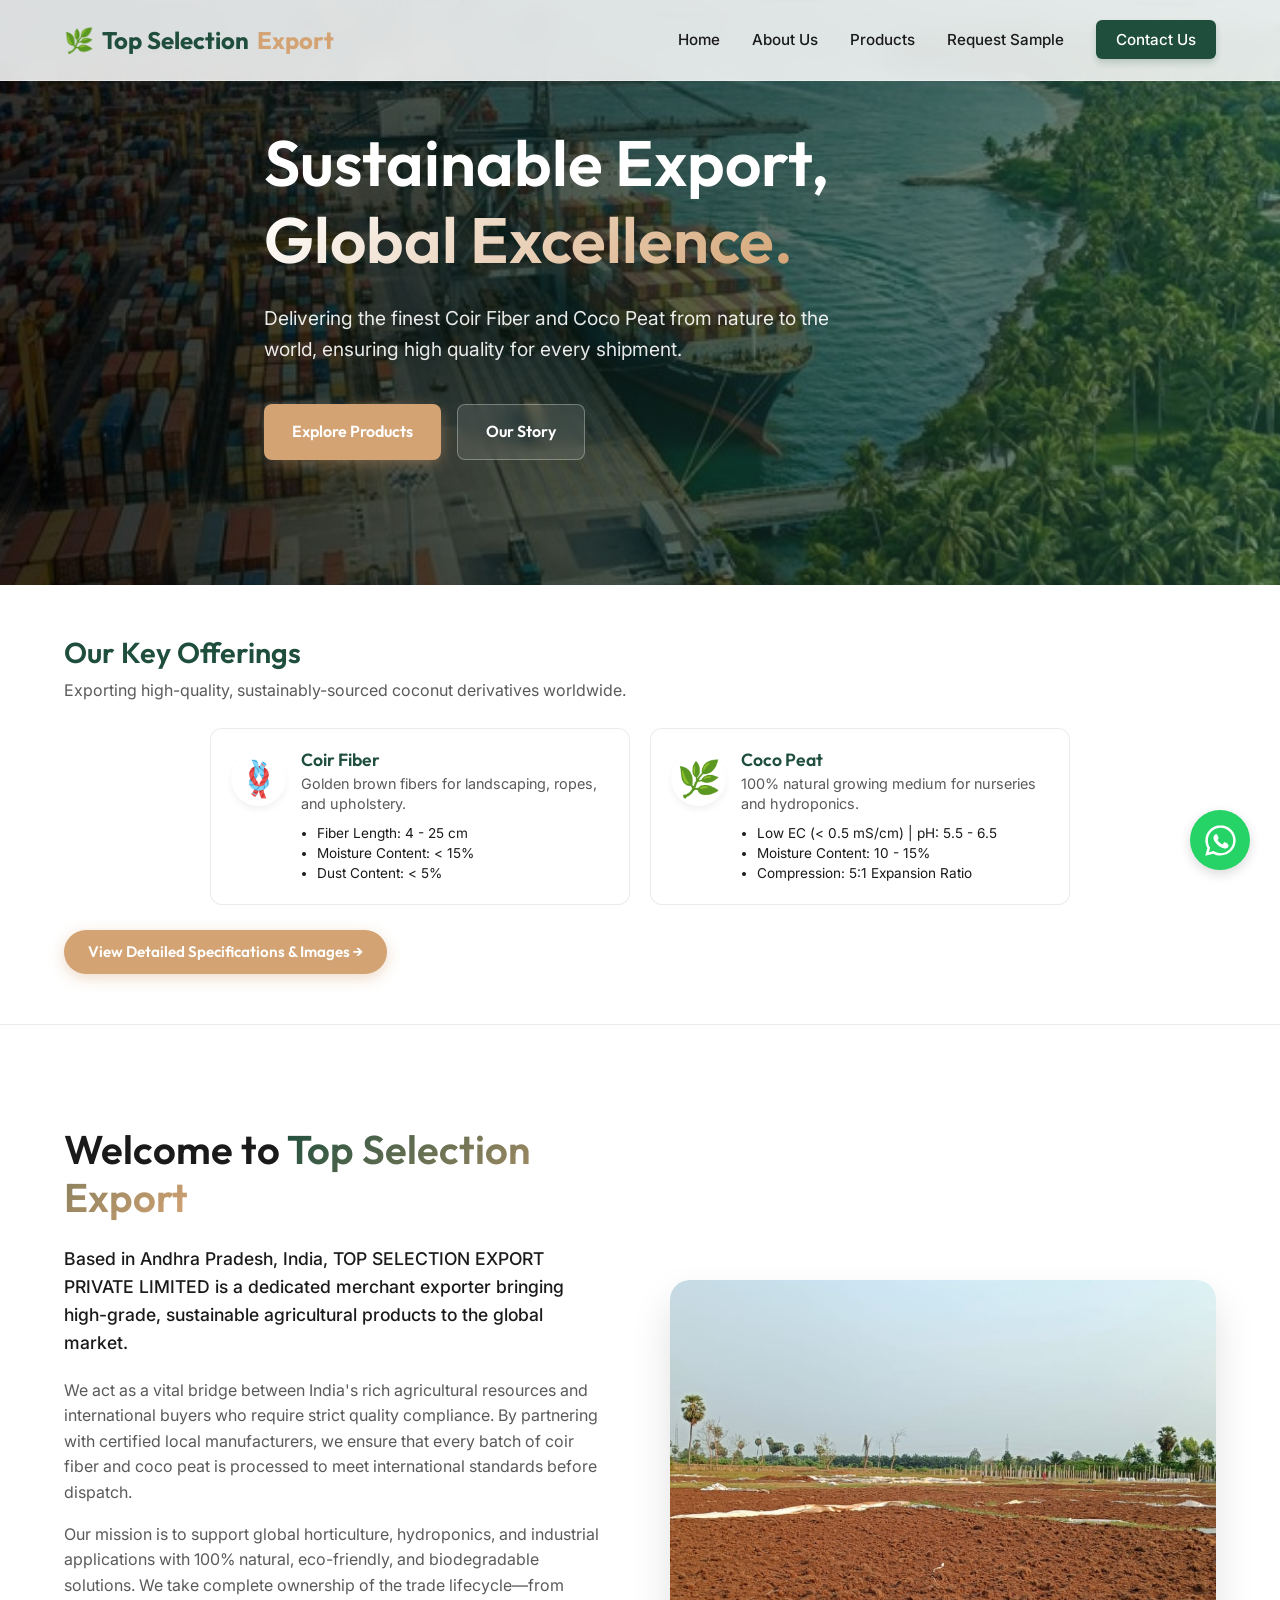
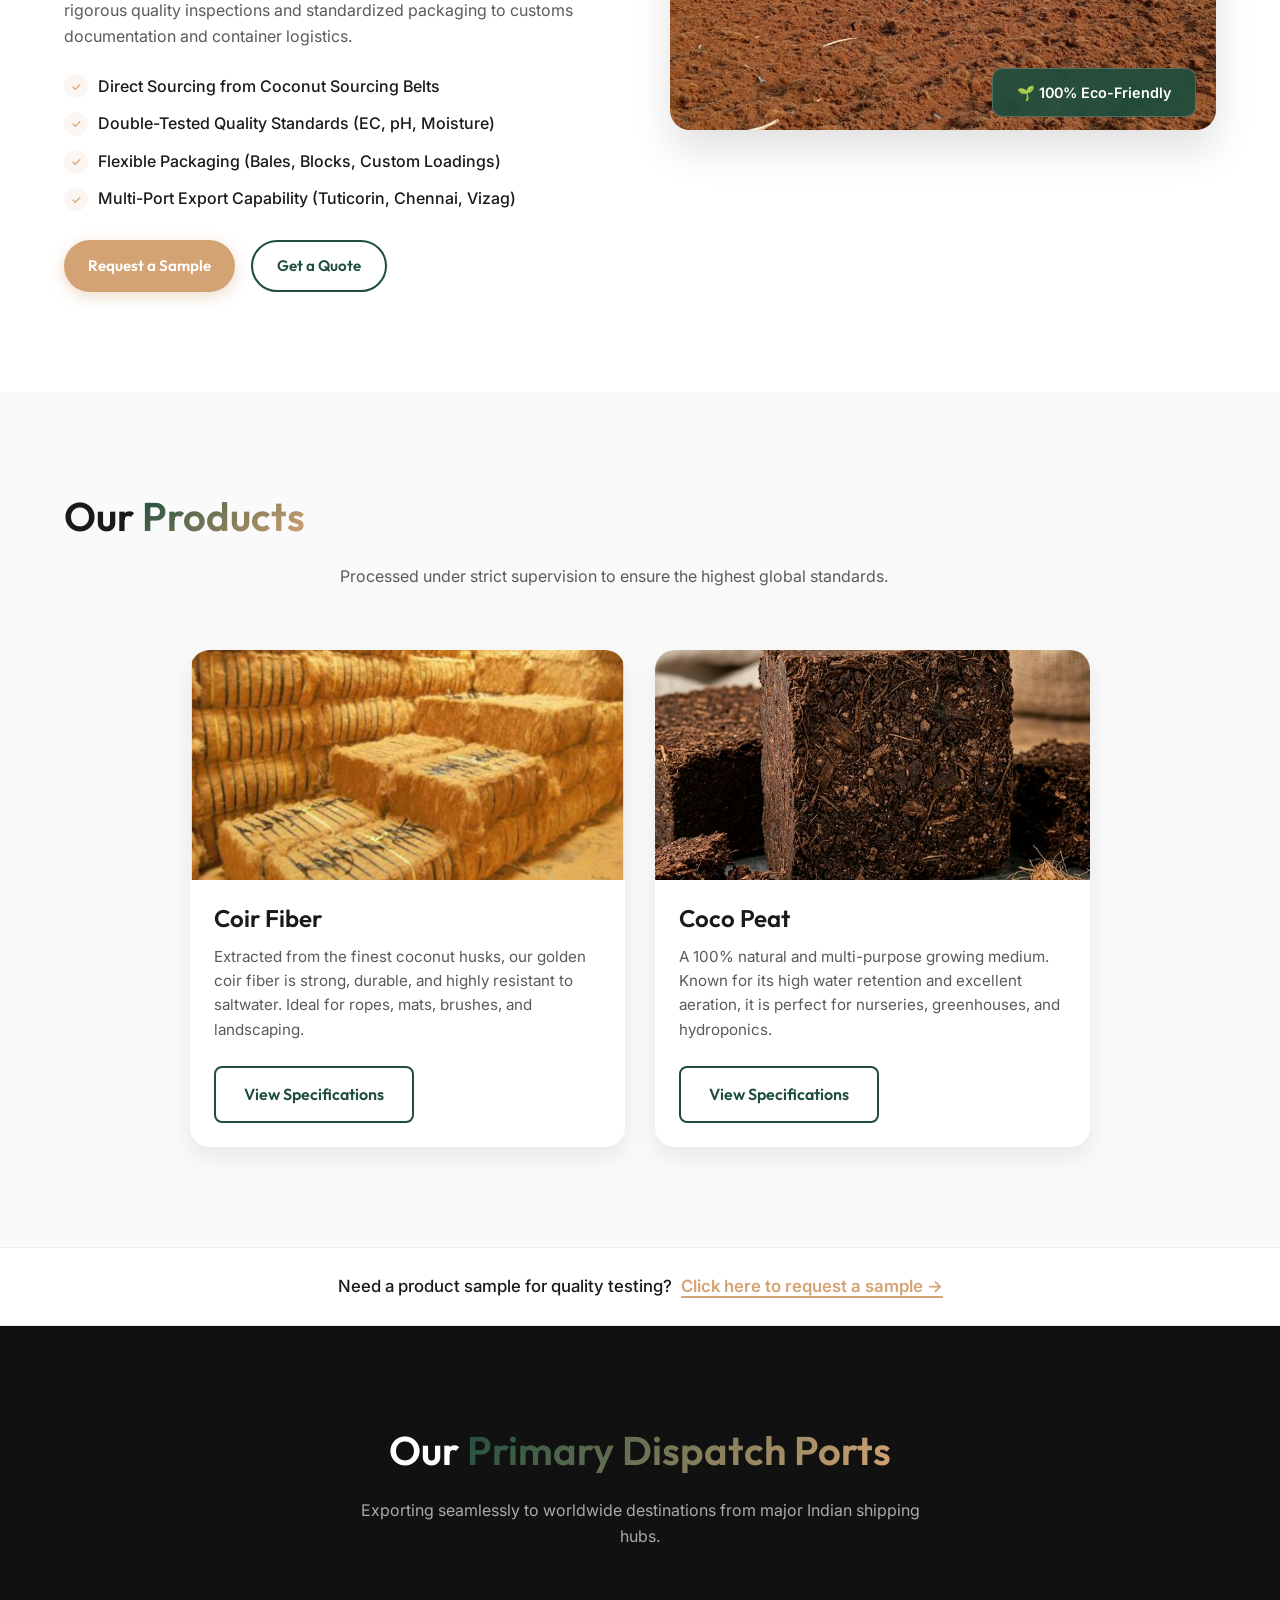
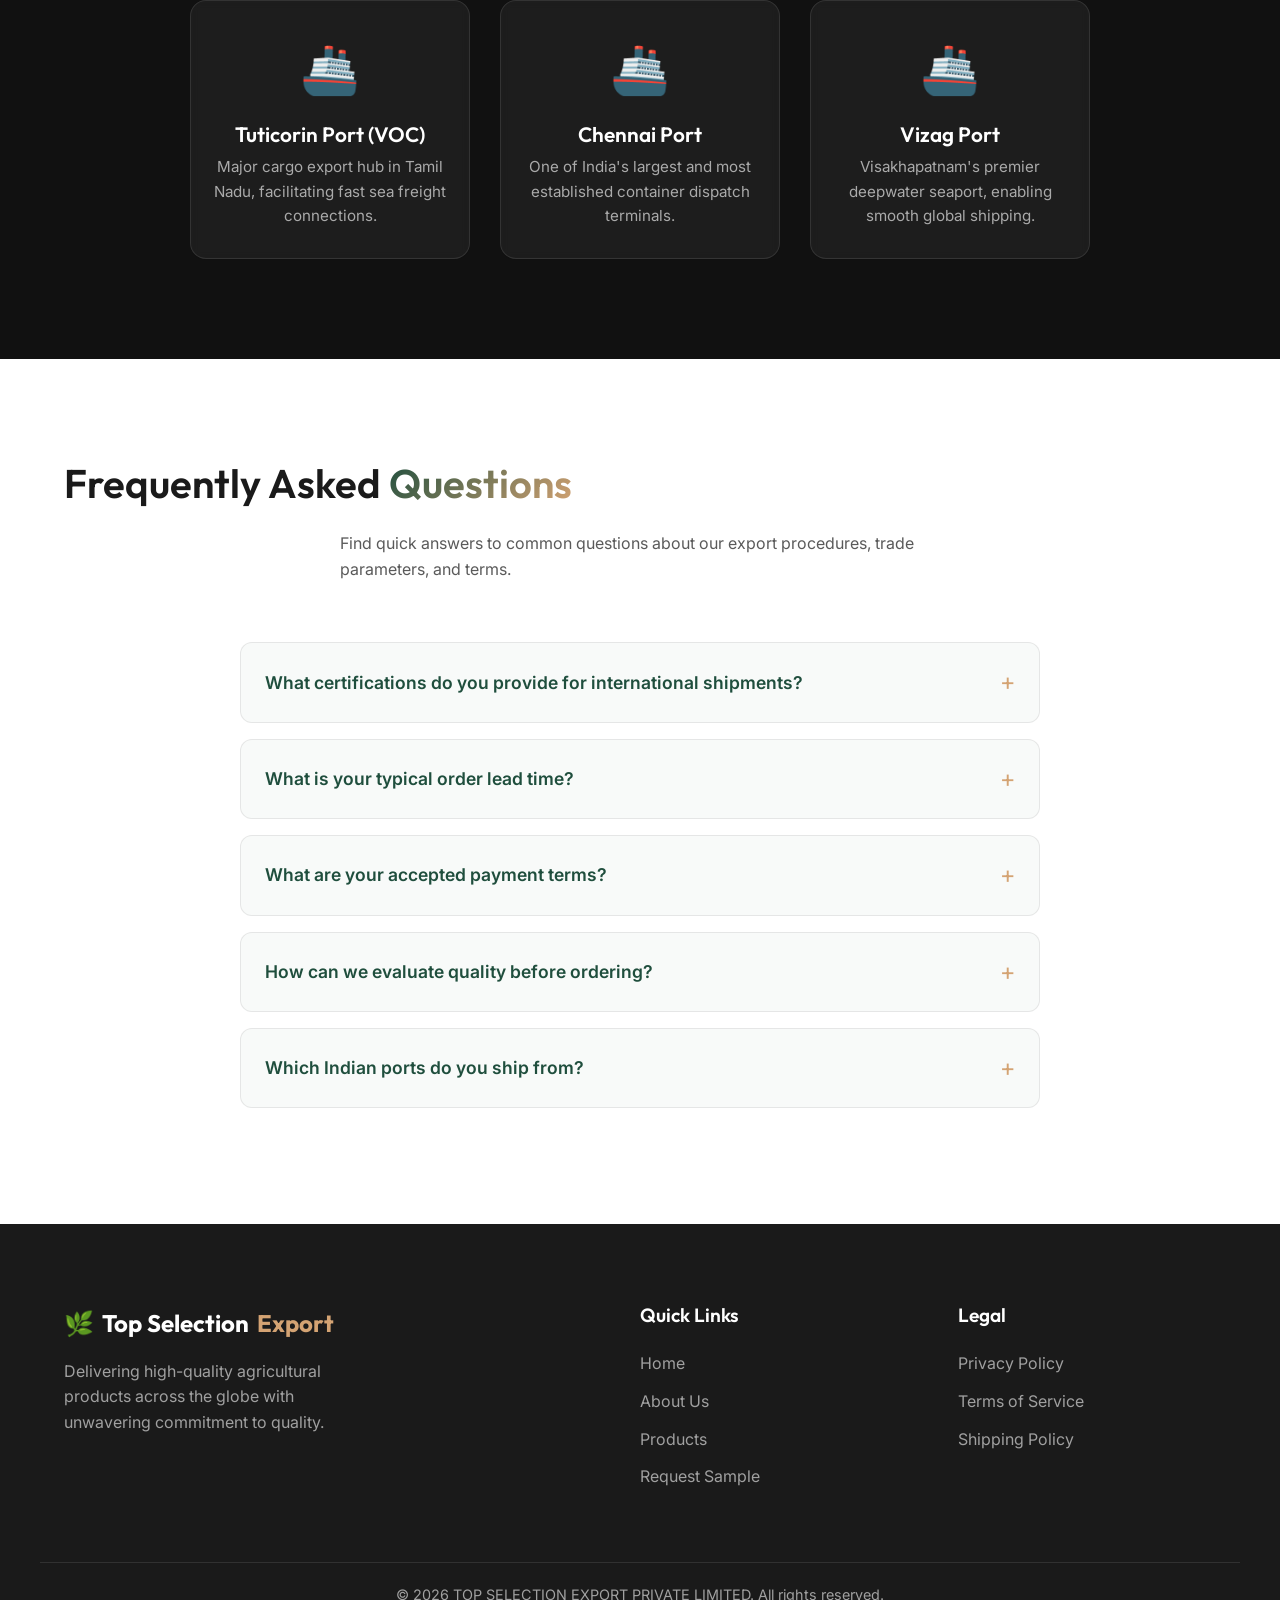
<file: index.html>
<!DOCTYPE html>
<html lang="en">
<head>
    <meta charset="UTF-8">
    <meta name="viewport" content="width=device-width, initial-scale=1.0">
    <title>Top Selection Export Private Limited</title>
    <meta name="description" content="High-quality coir fiber and coco peat exporter meeting global standards.">
    <link rel="preconnect" href="https://fonts.googleapis.com">
    <link rel="preconnect" href="https://fonts.gstatic.com" crossorigin>
    <link href="https://fonts.googleapis.com/css2?family=Outfit:wght@300;400;500;600;700&family=Inter:wght@300;400;500&display=swap" rel="stylesheet">
    <link rel="stylesheet" href="styles.css">
</head>
<body>
    <header class="header">
        <div class="container header-content">
            <a href="#" class="logo">
                <span class="logo-icon">🌿</span>
                Top Selection<span class="logo-highlight">Export</span>
            </a>
            <nav class="nav">
                <ul class="nav-list">
                    <li><a href="#home" class="nav-link">Home</a></li>
                    <li><a href="about.html" class="nav-link">About Us</a></li>
                    <li><a href="#products" class="nav-link">Products</a></li>
                    <li><a href="request-sample.html" class="nav-link">Request Sample</a></li>
                    <li><a href="contact.html" class="nav-link nav-btn">Contact Us</a></li>
                </ul>
                <button class="mobile-menu-btn" aria-label="Toggle menu">
                    <span></span>
                    <span></span>
                    <span></span>
                </button>
            </nav>
        </div>
    </header>

    <main>
        <section id="home" class="hero">
            <div class="hero-bg">
                <img src="assets/hero_bg.png" alt="Global shipping containers with nature elements">
                <div class="hero-overlay"></div>
            </div>
            <div class="container hero-content fade-in-up">
                <h1 class="hero-title">Sustainable Export,<br><span class="text-gradient">Global Excellence.</span></h1>
                <p class="hero-subtitle">Delivering the finest Coir Fiber and Coco Peat from nature to the world, ensuring high quality for every shipment.</p>
                <div class="hero-actions">
                    <a href="#products" class="btn btn-primary">Explore Products</a>
                    <a href="about.html" class="btn btn-secondary">Our Story</a>
                </div>
            </div>
        </section>


        <!-- Quick Product Finder (Section 2) -->
        <section class="product-preview-band" onclick="location.href='#products'" style="background: var(--bg-surface); padding: 50px 0; border-bottom: 1px solid var(--border); cursor: pointer;">
            <div class="container text-center fade-in-up">
                <h2 style="font-size: 1.8rem; margin-bottom: 8px; color: var(--primary);">Our Key Offerings</h2>
                <p style="color: var(--text-muted); margin-bottom: 25px; font-size: 1rem;">Exporting high-quality, sustainably-sourced coconut derivatives worldwide.</p>
                <div style="display: flex; justify-content: center; gap: 20px; flex-wrap: wrap; margin-bottom: 25px;">
                    <!-- Quick Coir Fiber -->
                    <div class="quick-card-hover" style="flex: 1; min-width: 280px; max-width: 420px; background: var(--bg-surface); padding: 20px; border-radius: 12px; border: 1px solid var(--border); display: flex; align-items: flex-start; gap: 15px; text-align: left; transition: transform 0.3s ease, border-color 0.3s ease;">
                        <div style="font-size: 2.2rem; background: white; width: 55px; height: 55px; border-radius: 50%; display: flex; align-items: center; justify-content: center; box-shadow: var(--shadow-sm); flex-shrink: 0; margin-top: 2px;">🪢</div>
                        <div>
                            <h4 style="font-size: 1.1rem; color: var(--primary); margin-bottom: 4px;">Coir Fiber</h4>
                            <p style="font-size: 0.9rem; color: var(--text-muted); line-height: 1.4; margin-bottom: 8px;">Golden brown fibers for landscaping, ropes, and upholstery.</p>
                            <ul style="font-size: 0.85rem; color: var(--text-dark); padding-left: 16px; margin: 0; line-height: 1.5; list-style-type: disc;">
                                <li>Fiber Length: 4 - 25 cm</li>
                                <li>Moisture Content: &lt; 15%</li>
                                <li>Dust Content: &lt; 5%</li>
                            </ul>
                        </div>
                    </div>
                    <!-- Quick Coco Peat -->
                    <div class="quick-card-hover" style="flex: 1; min-width: 280px; max-width: 420px; background: var(--bg-surface); padding: 20px; border-radius: 12px; border: 1px solid var(--border); display: flex; align-items: flex-start; gap: 15px; text-align: left; transition: transform 0.3s ease, border-color 0.3s ease;">
                        <div style="font-size: 2.2rem; background: white; width: 55px; height: 55px; border-radius: 50%; display: flex; align-items: center; justify-content: center; box-shadow: var(--shadow-sm); flex-shrink: 0; margin-top: 2px;">🌿</div>
                        <div>
                            <h4 style="font-size: 1.1rem; color: var(--primary); margin-bottom: 4px;">Coco Peat</h4>
                            <p style="font-size: 0.9rem; color: var(--text-muted); line-height: 1.4; margin-bottom: 8px;">100% natural growing medium for nurseries and hydroponics.</p>
                            <ul style="font-size: 0.85rem; color: var(--text-dark); padding-left: 16px; margin: 0; line-height: 1.5; list-style-type: disc;">
                                <li>Low EC (&lt; 0.5 mS/cm) | pH: 5.5 - 6.5</li>
                                <li>Moisture Content: 10 - 15%</li>
                                <li>Compression: 5:1 Expansion Ratio</li>
                            </ul>
                        </div>
                    </div>
                </div>
                <a href="#products" class="btn btn-primary" style="padding: 10px 24px; font-size: 0.95rem; border-radius: 30px;">
                    View Detailed Specifications & Images &rarr;
                </a>
            </div>
        </section>

        <!-- Welcome Section -->
        <section id="about" class="about section-padding" style="background: white;">
            <div class="container">
                <div class="about-grid">
                    <div class="about-text fade-in-up">
                        <h2 class="section-title">Welcome to <span class="text-gradient">Top Selection Export</span></h2>
                        <p style="font-size: 1.1rem; color: var(--text-dark); margin-bottom: 20px; font-weight: 500;">
                            Based in Andhra Pradesh, India, TOP SELECTION EXPORT PRIVATE LIMITED is a dedicated merchant exporter bringing high-grade, sustainable agricultural products to the global market.
                        </p>
                        <p style="color: var(--text-muted); margin-bottom: 16px;">
                            We act as a vital bridge between India's rich agricultural resources and international buyers who require strict quality compliance. By partnering with certified local manufacturers, we ensure that every batch of coir fiber and coco peat is processed to meet international standards before dispatch.
                        </p>
                        <p style="color: var(--text-muted); margin-bottom: 24px;">
                            Our mission is to support global horticulture, hydroponics, and industrial applications with 100% natural, eco-friendly, and biodegradable solutions. We take complete ownership of the trade lifecycle—from rigorous quality inspections and standardized packaging to customs documentation and container logistics.
                        </p>
                        <ul class="features-list" style="margin-bottom: 20px;">
                            <li><span class="check-icon">✓</span> Direct Sourcing from Coconut Sourcing Belts</li>
                            <li><span class="check-icon">✓</span> Double-Tested Quality Standards (EC, pH, Moisture)</li>
                            <li><span class="check-icon">✓</span> Flexible Packaging (Bales, Blocks, Custom Loadings)</li>
                            <li><span class="check-icon">✓</span> Multi-Port Export Capability (Tuticorin, Chennai, Vizag)</li>
                        </ul>
                        <div style="display: flex; gap: 16px; margin-top: 28px; flex-wrap: wrap;">
                            <a href="request-sample.html" class="btn btn-primary" style="padding: 12px 24px; font-size: 0.95rem; border-radius: 30px;">Request a Sample</a>
                            <a href="contact.html" class="btn btn-outline" style="padding: 12px 24px; font-size: 0.95rem; border-radius: 30px;">Get a Quote</a>
                        </div>
                    </div>
                    <div class="about-image fade-in-up" style="transition-delay: 0.2s; position: relative;">
                        <img src="assets/real_media/image_1.jpg" alt="Raw Material Sourcing" style="width: 100%; border-radius: 20px; box-shadow: var(--shadow-lg); object-fit: cover; height: 450px;">
                        <div style="position: absolute; bottom: 20px; right: 20px; background: rgba(31, 78, 61, 0.9); padding: 12px 24px; border-radius: 10px; color: white; backdrop-filter: blur(5px); font-weight: 600; font-size: 0.9rem; border: 1px solid rgba(255,255,255,0.2);">
                            🌱 100% Eco-Friendly
                        </div>
                    </div>
                </div>
            </div>
        </section>

        <section id="products" class="products section-padding">
            <div class="container">
                <div class="section-header text-center fade-in-up">
                    <h2 class="section-title">Our <span class="text-gradient">Products</span></h2>
                    <p class="section-desc">Processed under strict supervision to ensure the highest global standards.</p>
                </div>
                <div class="products-grid">
                    <!-- Product 1 -->
                    <div class="product-card fade-in-up" style="transition-delay: 0.1s;" onclick="window.location.href='coir-fiber.html'">
                        <div class="product-img-wrapper">
                            <img src="assets/coir_fiber_bale_user.png" alt="Real compressed coir fiber bale stack" class="product-img">
                        </div>
                        <div class="product-info">
                            <h3 class="product-title">Coir Fiber</h3>
                            <p class="product-desc">Extracted from the finest coconut husks, our golden coir fiber is strong, durable, and highly resistant to saltwater. Ideal for ropes, mats, brushes, and landscaping.</p>
                            <a href="coir-fiber.html" class="btn btn-outline">View Specifications</a>
                        </div>
                    </div>
                    <!-- Product 2 -->
                    <div class="product-card fade-in-up" style="transition-delay: 0.2s;" onclick="window.location.href='coco-peat.html'">
                        <div class="product-img-wrapper">
                            <img src="assets/coco_peat.png" alt="Rich dark brown Coco Peat blocks" class="product-img">
                        </div>
                        <div class="product-info">
                            <h3 class="product-title">Coco Peat</h3>
                            <p class="product-desc">A 100% natural and multi-purpose growing medium. Known for its high water retention and excellent aeration, it is perfect for nurseries, greenhouses, and hydroponics.</p>
                            <a href="coco-peat.html" class="btn btn-outline">View Specifications</a>
                        </div>
                    </div>
                </div>
            </div>
        </section>

        <!-- Sample Request CTA Bar -->
        <div style="background: var(--bg-surface); padding: 25px 0; border-top: 1px solid var(--border); border-bottom: 1px solid var(--border); text-align: center;" class="fade-in-up">
            <div class="container">
                <p style="margin: 0; font-size: 1.05rem; color: var(--text-dark); font-weight: 500;">
                    Need a product sample for quality testing? <a href="request-sample.html" style="color: var(--secondary); text-decoration: none; font-weight: 600; margin-left: 5px; border-bottom: 2px solid var(--secondary); transition: all 0.3s ease;">Click here to request a sample &rarr;</a>
                </p>
            </div>
        </div>

        <!-- Global Export Footprint -->
        <section id="global-reach" class="section-padding" style="background: #111; color: white; text-align: center;">
            <div class="container">
                <h2 class="section-title fade-in-up" style="color: white;">Our <span class="text-gradient">Primary Dispatch Ports</span></h2>
                <p class="section-desc fade-in-up" style="color: #aaa; margin-bottom: 50px;">Exporting seamlessly to worldwide destinations from major Indian shipping hubs.</p>
                
                <div class="fade-in-up" style="display: flex; justify-content: center; gap: 30px; flex-wrap: wrap; max-width: 900px; margin: 0 auto;">
                    <div style="flex: 1; min-width: 260px; background: rgba(255,255,255,0.05); padding: 30px 20px; border-radius: 16px; border: 1px solid rgba(255,255,255,0.1); backdrop-filter: blur(5px); transition: transform 0.3s ease;">
                        <span style="font-size: 3rem; display: block; margin-bottom: 15px;">🚢</span>
                        <h4 style="color: white; font-size: 1.3rem; margin-bottom: 8px;">Tuticorin Port (VOC)</h4>
                        <p style="color: #aaa; font-size: 0.95rem;">Major cargo export hub in Tamil Nadu, facilitating fast sea freight connections.</p>
                    </div>
                    <div style="flex: 1; min-width: 260px; background: rgba(255,255,255,0.05); padding: 30px 20px; border-radius: 16px; border: 1px solid rgba(255,255,255,0.1); backdrop-filter: blur(5px); transition: transform 0.3s ease;">
                        <span style="font-size: 3rem; display: block; margin-bottom: 15px;">🚢</span>
                        <h4 style="color: white; font-size: 1.3rem; margin-bottom: 8px;">Chennai Port</h4>
                        <p style="color: #aaa; font-size: 0.95rem;">One of India's largest and most established container dispatch terminals.</p>
                    </div>
                    <div style="flex: 1; min-width: 260px; background: rgba(255,255,255,0.05); padding: 30px 20px; border-radius: 16px; border: 1px solid rgba(255,255,255,0.1); backdrop-filter: blur(5px); transition: transform 0.3s ease;">
                        <span style="font-size: 3rem; display: block; margin-bottom: 15px;">🚢</span>
                        <h4 style="color: white; font-size: 1.3rem; margin-bottom: 8px;">Vizag Port</h4>
                        <p style="color: #aaa; font-size: 0.95rem;">Visakhapatnam's premier deepwater seaport, enabling smooth global shipping.</p>
                    </div>
                </div>
        </section>

        <!-- FAQ Section -->
        <section id="faq" class="section-padding faq-section" style="background: white;">
            <div class="container">
                <div class="section-header text-center fade-in-up">
                    <h2 class="section-title">Frequently Asked <span class="text-gradient">Questions</span></h2>
                    <p class="section-desc">Find quick answers to common questions about our export procedures, trade parameters, and terms.</p>
                </div>
                
                <div class="faq-container fade-in-up">
                    <details class="faq-item">
                        <summary>What certifications do you provide for international shipments?</summary>
                        <div class="faq-content">
                            <p>TOP SELECTION EXPORT PRIVATE LIMITED is fully registered with the <strong>Coir Board of India</strong>. For every export shipment, we supply a complete set of documentation including official <strong>Phytosanitary Certificates</strong> (verifying pest-free status), <strong>Fumigation Certificates</strong>, and <strong>Certificates of Origin (CoO)</strong> to ensure seamless customs clearance at your destination port.</p>
                        </div>
                    </details>
                    
                    <details class="faq-item">
                        <summary>What is your typical order lead time?</summary>
                        <div class="faq-content">
                            <p>Our standard container preparation time is <strong>10-15 working days</strong> from the receipt of cleared advance payment and order confirmation. This timeline covers final quality inspections (testing EC, pH, and moisture parameters), container loading at certified mills, road haulage to the port, and export customs clearance.</p>
                        </div>
                    </details>
                    
                    <details class="faq-item">
                        <summary>What are your accepted payment terms?</summary>
                        <div class="faq-content">
                            <p>We work with standard international B2B payment structures: <strong>Letter of Credit (L/C) at sight</strong>, or a <strong>30% advance deposit</strong> with the remaining <strong>70% payable before shipment or against scanned Bill of Lading (B/L)</strong> documents.</p>
                        </div>
                    </details>
                    
                    <details class="faq-item">
                        <summary>How can we evaluate quality before ordering?</summary>
                        <div class="faq-content">
                            <p>We support our international commercial buyers by providing physical samples of our Coir Fiber and Coco Peat blocks. Samples are charged at approximately <strong>$10 USD</strong> plus actual international air courier charges (DHL or FedEx). Courier charges can be billed directly to your corporate delivery account if provided.</p>
                        </div>
                    </details>
                    
                    <details class="faq-item">
                        <summary>Which Indian ports do you ship from?</summary>
                        <div class="faq-content">
                            <p>We secure ocean freight slots out of major container ports on India's eastern and southern coastlines to ensure optimal transit times: <strong>Tuticorin Port (VOC)</strong>, <strong>Chennai Port</strong>, and <strong>Visakhapatnam (Vizag) Port</strong>.</p>
                        </div>
                    </details>
                </div>
            </div>
        </section>

    </main>

    <footer class="footer">
        <div class="container footer-content">
            <div class="footer-brand">
                <a href="#" class="logo">
                    <span class="logo-icon">🌿</span>
                    Top Selection<span class="logo-highlight">Export</span>
                </a>
                <p>Delivering high-quality agricultural products across the globe with unwavering commitment to quality.</p>
            </div>
            <div class="footer-links">
                <h4 class="footer-heading">Quick Links</h4>
                <ul>
                    <li><a href="#home">Home</a></li>
                    <li><a href="about.html">About Us</a></li>
                    <li><a href="#products">Products</a></li>
                    <li><a href="request-sample.html">Request Sample</a></li>
                </ul>
            </div>
            <div class="footer-links">
                <h4 class="footer-heading">Legal</h4>
                <ul>
                    <li><a href="privacy-policy.html">Privacy Policy</a></li>
                    <li><a href="terms-of-service.html">Terms of Service</a></li>
                    <li><a href="shipping-policy.html">Shipping Policy</a></li>
                </ul>
            </div>
        </div>
        <div class="footer-bottom container">
            <p>&copy; 2026 TOP SELECTION EXPORT PRIVATE LIMITED. All rights reserved.</p>
        </div>
    </footer>

    <a href="https://wa.me/919948011447" class="whatsapp-float" target="_blank" aria-label="Chat on WhatsApp">
        <svg viewBox="0 0 32 32" width="35" height="35"><path fill="#FFF" d="M16.033 2.1c-7.662 0-13.87 6.208-13.87 13.87 0 2.45.64 4.84 1.848 6.945L2.1 29.9l7.158-1.88c2.043 1.127 4.36 1.722 6.775 1.722 7.66 0 13.87-6.208 13.87-13.87S23.694 2.1 16.032 2.1zm0 25.39c-2.073 0-4.103-.556-5.88-1.61l-.422-.25-4.366 1.147 1.166-4.254-.275-.436c-1.16-1.84-1.774-3.963-1.774-6.117 0-6.38 5.193-11.574 11.573-11.574 6.38 0 11.573 5.193 11.573 11.574s-5.193 11.574-11.573 11.574zm6.345-8.665c-.347-.174-2.052-1.013-2.37-1.13-.318-.116-.55-.174-.78.174-.233.348-.898 1.13-1.1 1.362-.203.232-.405.26-.753.087-1.7-.84-2.92-1.583-4.044-3.51-.23-.396.226-.364.9-1.71.116-.233.058-.435-.028-.61-.087-.174-.78-1.883-1.07-2.577-.28-.675-.564-.584-.78-.595-.203-.01-.435-.01-.666-.01s-.608.087-.927.435c-.318.348-1.216 1.188-1.216 2.897 0 1.71 1.245 3.362 1.418 3.594.174.232 2.45 3.738 5.937 5.244 2.37 1.025 3.257 1.1 3.865.927.683-.195 2.052-.84 2.34-1.65.29-.81.29-1.506.204-1.65-.088-.145-.32-.232-.667-.406z"/></svg>
    </a>

    <script src="script.js"></script>
</body>
</html>
</file>
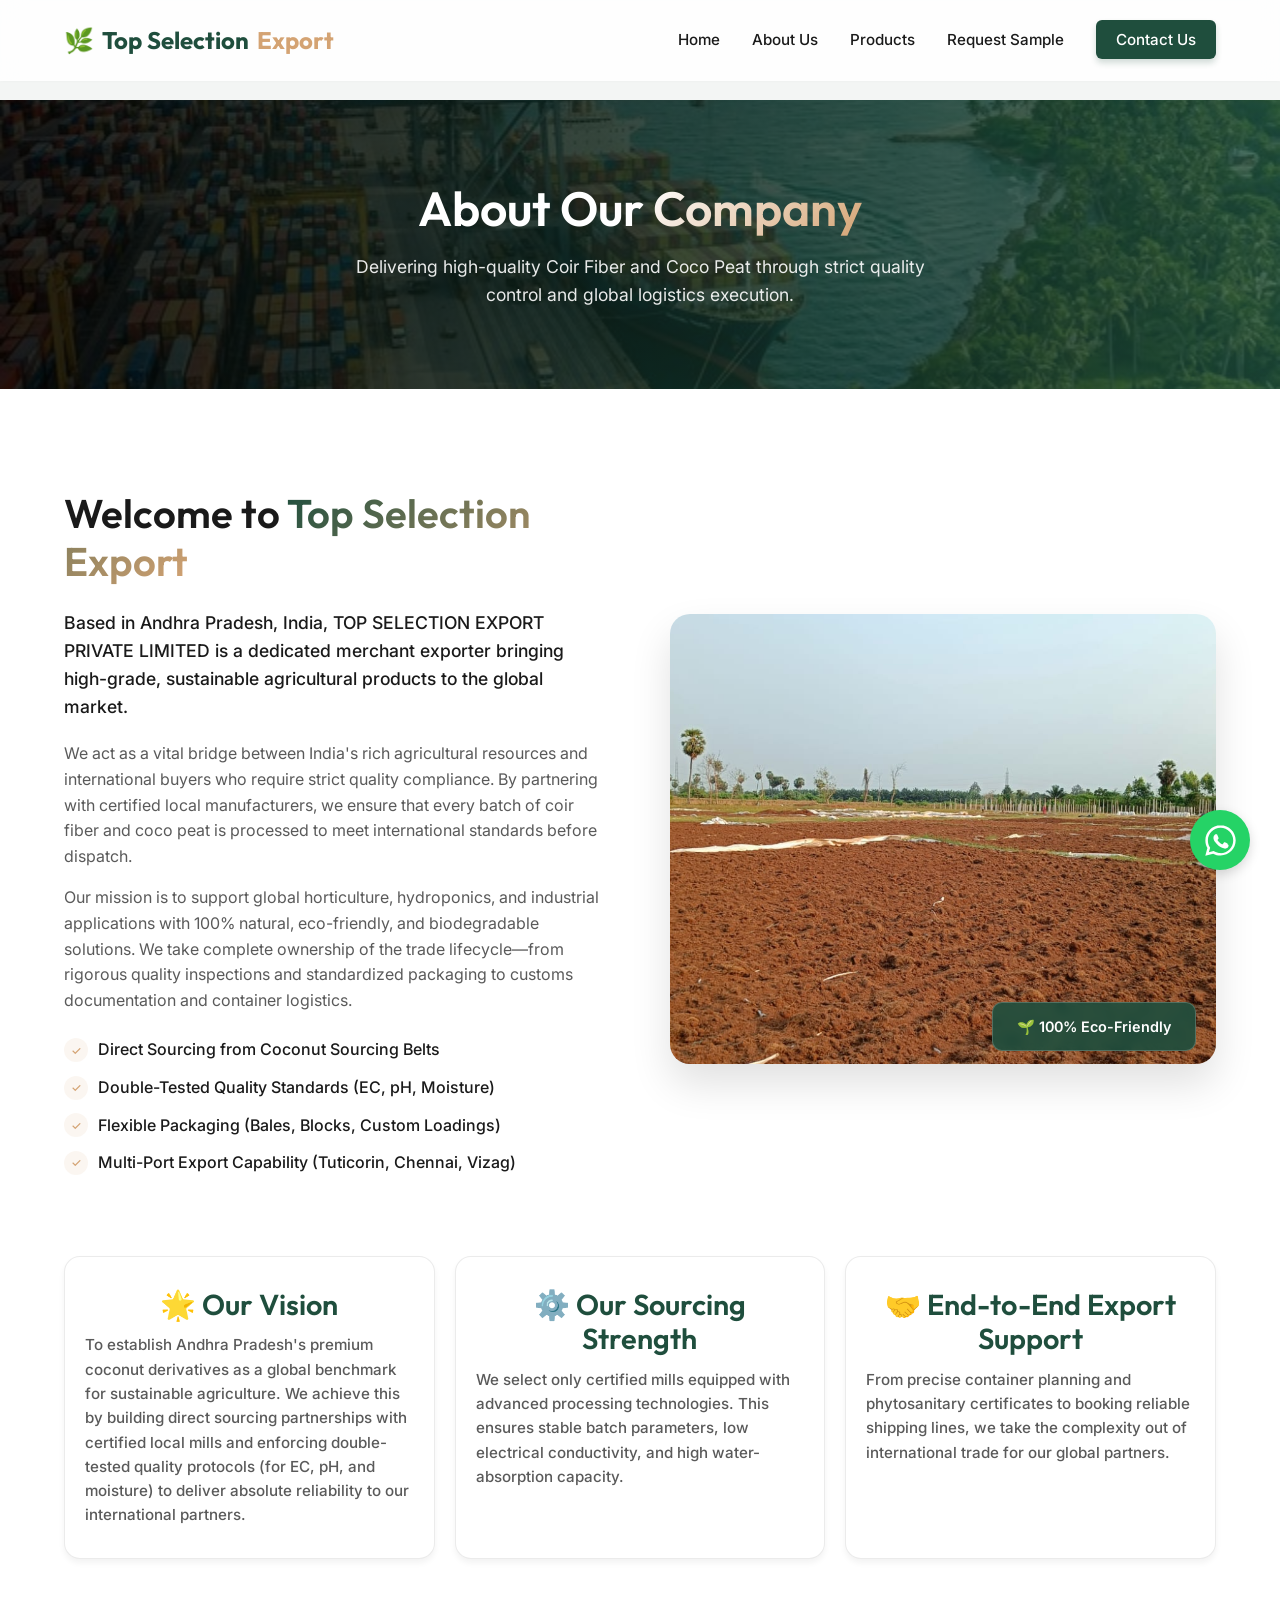
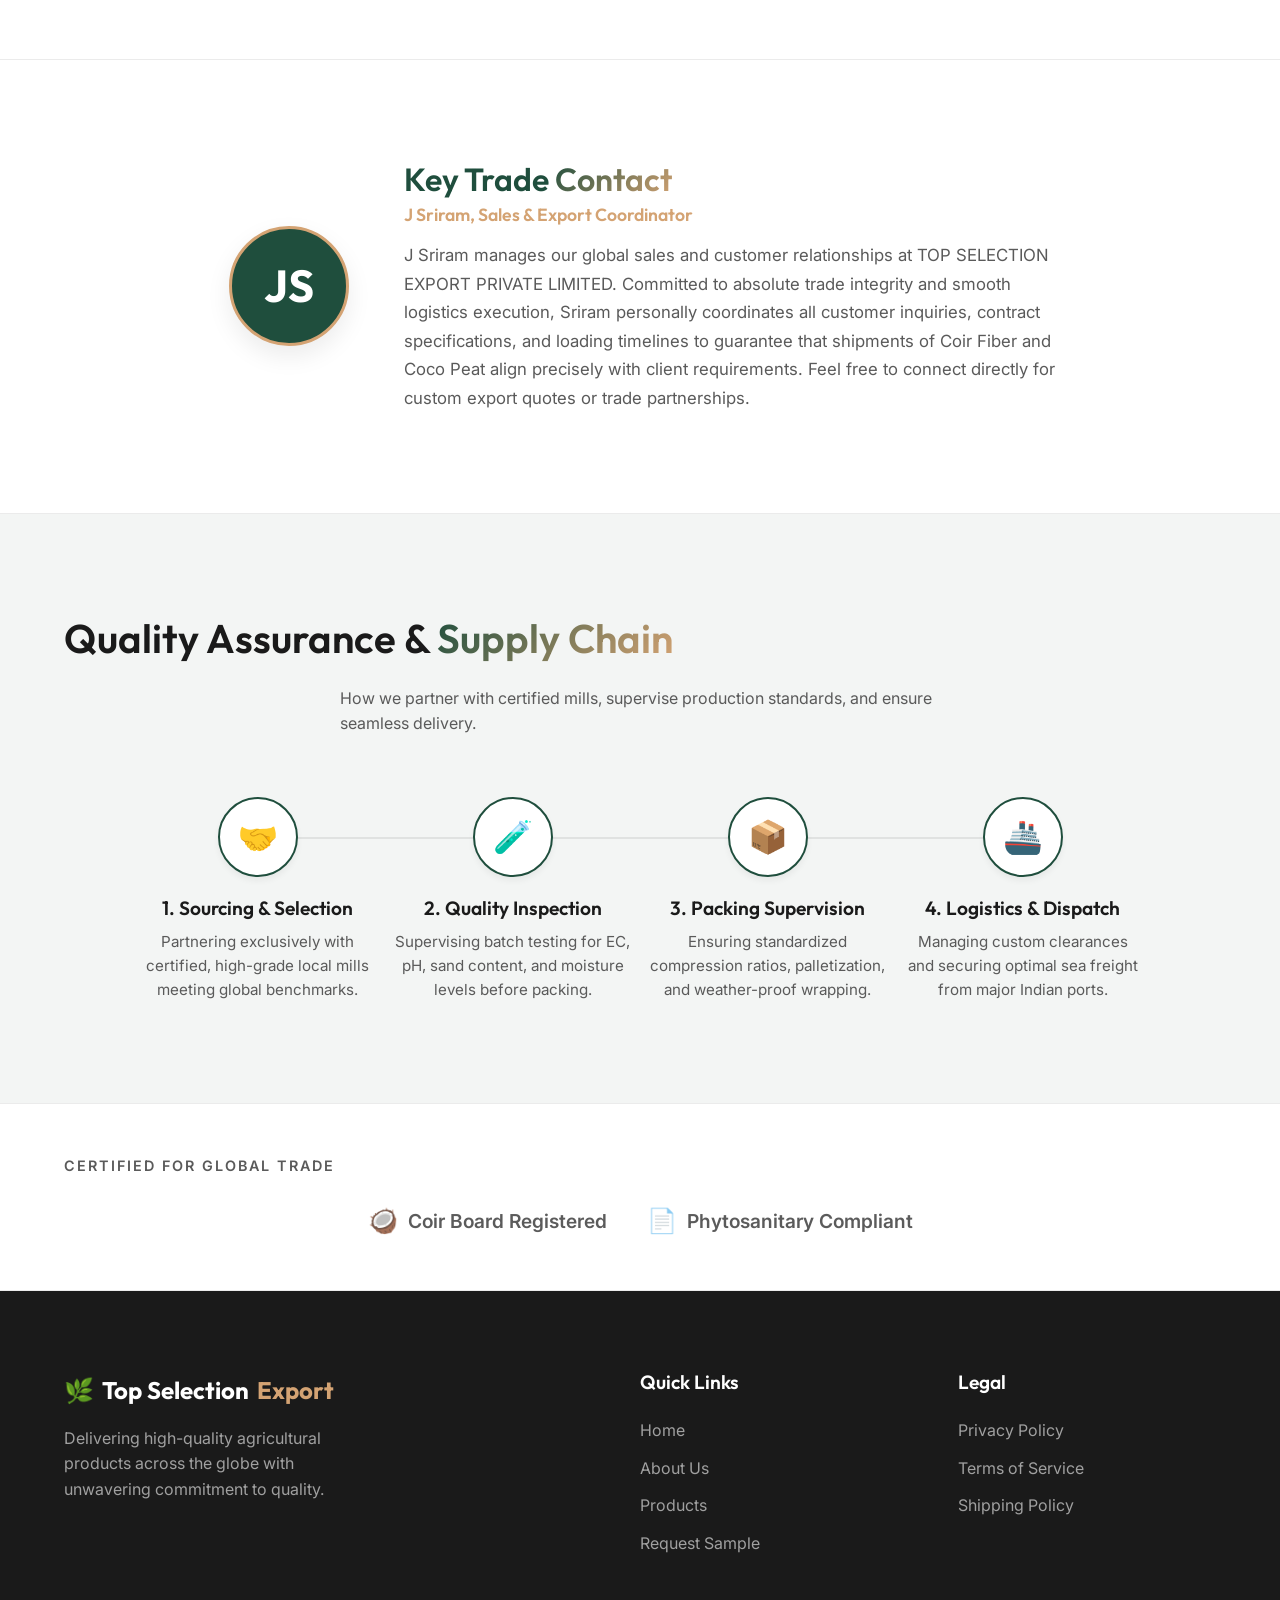
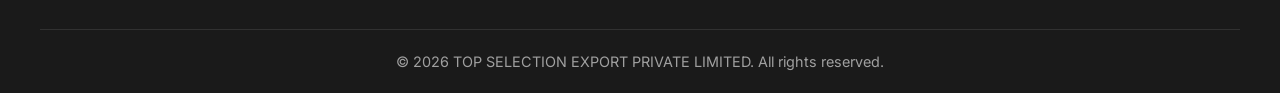
<file: about.html>
<!DOCTYPE html>
<html lang="en">
<head>
    <meta charset="UTF-8">
    <meta name="viewport" content="width=device-width, initial-scale=1.0">
    <title>About Us | Top Selection Export</title>
    <meta name="description" content="Learn about Top Selection Export Private Limited, our vision, quality standards, supply chain, and global certifications.">
    <link rel="preconnect" href="https://fonts.googleapis.com">
    <link rel="preconnect" href="https://fonts.gstatic.com" crossorigin>
    <link href="https://fonts.googleapis.com/css2?family=Outfit:wght@300;400;500;600;700&family=Inter:wght@300;400;500&display=swap" rel="stylesheet">
    <link rel="stylesheet" href="styles.css">
</head>
<body>
    <header class="header">
        <div class="container header-content">
            <a href="index.html" class="logo">
                <span class="logo-icon">🌿</span>
                Top Selection<span class="logo-highlight">Export</span>
            </a>
            <nav class="nav">
                <ul class="nav-list">
                    <li><a href="index.html#home" class="nav-link">Home</a></li>
                    <li><a href="about.html" class="nav-link">About Us</a></li>
                    <li><a href="index.html#products" class="nav-link">Products</a></li>
                    <li><a href="request-sample.html" class="nav-link">Request Sample</a></li>
                    <li><a href="contact.html" class="nav-link nav-btn">Contact Us</a></li>
                </ul>
                <button class="mobile-menu-btn" aria-label="Toggle menu">
                    <span></span>
                    <span></span>
                    <span></span>
                </button>
            </nav>
        </div>
    </header>

    <main class="bg-light" style="padding-top: 100px; min-height: 80vh;">
        <!-- Page Title Section -->
        <section class="about-hero" style="background: linear-gradient(to right, rgba(0, 0, 0, 0.85), rgba(31, 78, 61, 0.8)), url('assets/hero_bg.png') no-repeat center center/cover; padding: 80px 0; color: white; text-align: center;">
            <div class="container">
                <h1 style="font-size: 3rem; font-family: var(--font-heading); color: white;">About Our <span class="text-gradient" style="background: linear-gradient(135deg, #fff, var(--secondary)); -webkit-background-clip: text; -webkit-text-fill-color: transparent;">Company</span></h1>
                <p style="font-size: 1.1rem; opacity: 0.9; max-width: 600px; margin: 15px auto 0;">Delivering high-quality Coir Fiber and Coco Peat through strict quality control and global logistics execution.</p>
            </div>
        </section>

        <!-- Main Details -->
        <section class="about section-padding" style="background: white;">
            <div class="container">
                <div class="about-grid" style="margin-bottom: 60px;">
                    <div class="about-text fade-in-up">
                        <h2 class="section-title">Welcome to <span class="text-gradient">Top Selection Export</span></h2>
                        <p style="font-size: 1.1rem; color: var(--text-dark); margin-bottom: 20px; font-weight: 500;">
                            Based in Andhra Pradesh, India, TOP SELECTION EXPORT PRIVATE LIMITED is a dedicated merchant exporter bringing high-grade, sustainable agricultural products to the global market.
                        </p>
                        <p style="color: var(--text-muted); margin-bottom: 16px;">
                            We act as a vital bridge between India's rich agricultural resources and international buyers who require strict quality compliance. By partnering with certified local manufacturers, we ensure that every batch of coir fiber and coco peat is processed to meet international standards before dispatch.
                        </p>
                        <p style="color: var(--text-muted); margin-bottom: 24px;">
                            Our mission is to support global horticulture, hydroponics, and industrial applications with 100% natural, eco-friendly, and biodegradable solutions. We take complete ownership of the trade lifecycle—from rigorous quality inspections and standardized packaging to customs documentation and container logistics.
                        </p>
                        <ul class="features-list" style="margin-bottom: 20px;">
                            <li><span class="check-icon">✓</span> Direct Sourcing from Coconut Sourcing Belts</li>
                            <li><span class="check-icon">✓</span> Double-Tested Quality Standards (EC, pH, Moisture)</li>
                            <li><span class="check-icon">✓</span> Flexible Packaging (Bales, Blocks, Custom Loadings)</li>
                            <li><span class="check-icon">✓</span> Multi-Port Export Capability (Tuticorin, Chennai, Vizag)</li>
                        </ul>
                    </div>
                    <div class="about-image fade-in-up" style="transition-delay: 0.2s; position: relative;">
                        <img src="assets/real_media/image_1.jpg" alt="Raw Material Sourcing" style="width: 100%; border-radius: 20px; box-shadow: var(--shadow-lg); object-fit: cover; height: 450px;">
                        <div style="position: absolute; bottom: 20px; right: 20px; background: rgba(31, 78, 61, 0.9); padding: 12px 24px; border-radius: 10px; color: white; backdrop-filter: blur(5px); font-weight: 600; font-size: 0.9rem; border: 1px solid rgba(255,255,255,0.2);">
                            🌱 100% Eco-Friendly
                        </div>
                    </div>
                </div>

                <div class="about-stats" style="padding: 0;">
                    <div class="stat-card fade-in-up">
                        <h3 class="stat-number" style="font-size: 1.8rem; margin-bottom: 12px;">🌟 Our Vision</h3>
                        <p class="stat-label" style="font-size: 0.95rem; line-height: 1.6; text-align: left; color: var(--text-muted);">To establish Andhra Pradesh's premium coconut derivatives as a global benchmark for sustainable agriculture. We achieve this by building direct sourcing partnerships with certified local mills and enforcing double-tested quality protocols (for EC, pH, and moisture) to deliver absolute reliability to our international partners.</p>
                    </div>
                    <div class="stat-card fade-in-up" style="transition-delay: 0.1s;">
                        <h3 class="stat-number" style="font-size: 1.8rem; margin-bottom: 12px;">⚙️ Our Sourcing Strength</h3>
                        <p class="stat-label" style="font-size: 0.95rem; line-height: 1.6; text-align: left; color: var(--text-muted);">We select only certified mills equipped with advanced processing technologies. This ensures stable batch parameters, low electrical conductivity, and high water-absorption capacity.</p>
                    </div>
                    <div class="stat-card fade-in-up" style="transition-delay: 0.2s;">
                        <h3 class="stat-number" style="font-size: 1.8rem; margin-bottom: 12px;">🤝 End-to-End Export Support</h3>
                        <p class="stat-label" style="font-size: 0.95rem; line-height: 1.6; text-align: left; color: var(--text-muted);">From precise container planning and phytosanitary certificates to booking reliable shipping lines, we take the complexity out of international trade for our global partners.</p>
                    </div>
                </div>
            </div>
        </section>

        <!-- Contact Person Section -->
        <section id="contact-person" class="section-padding" style="background: var(--bg-surface); border-top: 1px solid var(--border); border-bottom: 1px solid var(--border);">
            <div class="container" style="max-width: 900px;">
                <div class="founder-block">
                    <!-- Contact Initials/Avatar instead of Photo -->
                    <div style="width: 120px; height: 120px; background: var(--primary); color: white; border-radius: 50%; display: flex; align-items: center; justify-content: center; font-size: 2.8rem; font-family: var(--font-heading); font-weight: 700; box-shadow: var(--shadow-md); margin: 0 auto; border: 3px solid var(--secondary);">
                        JS
                    </div>
                    <div class="fade-in-up">
                        <h2 style="font-size: 2rem; margin-bottom: 6px; color: var(--primary);">Key Trade <span class="text-gradient">Contact</span></h2>
                        <h4 style="font-size: 1.1rem; color: var(--secondary); margin-bottom: 16px; font-weight: 600;">J Sriram, Sales & Export Coordinator</h4>
                        <p style="color: var(--text-muted); font-size: 1.05rem; line-height: 1.7; margin-bottom: 0;">
                            J Sriram manages our global sales and customer relationships at TOP SELECTION EXPORT PRIVATE LIMITED. Committed to absolute trade integrity and smooth logistics execution, Sriram personally coordinates all customer inquiries, contract specifications, and loading timelines to guarantee that shipments of Coir Fiber and Coco Peat align precisely with client requirements. Feel free to connect directly for custom export quotes or trade partnerships.
                        </p>
                    </div>
                </div>
            </div>
        </section>

        <!-- Our Supply Chain Process Timeline -->
        <section id="process" class="section-padding bg-light">
            <div class="container text-center">
                <h2 class="section-title fade-in-up">Quality Assurance & <span class="text-gradient">Supply Chain</span></h2>
                <p class="section-desc fade-in-up" style="margin-bottom: 60px;">How we partner with certified mills, supervise production standards, and ensure seamless delivery.</p>
                
                <div class="process-timeline fade-in-up">
                    <div class="process-step">
                        <div class="process-icon">🤝</div>
                        <h4>1. Sourcing & Selection</h4>
                        <p>Partnering exclusively with certified, high-grade local mills meeting global benchmarks.</p>
                    </div>
                    <div class="process-step">
                        <div class="process-icon">🧪</div>
                        <h4>2. Quality Inspection</h4>
                        <p>Supervising batch testing for EC, pH, sand content, and moisture levels before packing.</p>
                    </div>
                    <div class="process-step">
                        <div class="process-icon">📦</div>
                        <h4>3. Packing Supervision</h4>
                        <p>Ensuring standardized compression ratios, palletization, and weather-proof wrapping.</p>
                    </div>
                    <div class="process-step">
                        <div class="process-icon">🚢</div>
                        <h4>4. Logistics & Dispatch</h4>
                        <p>Managing custom clearances and securing optimal sea freight from major Indian ports.</p>
                    </div>
                </div>
            </div>
        </section>

        <!-- Trust Certifications Band -->
        <section class="certifications-band" style="background: white; padding: 50px 0; border-bottom: 1px solid var(--border); border-top: 1px solid var(--border);">
            <div class="container text-center fade-in-up">
                <p style="text-transform: uppercase; letter-spacing: 2px; font-size: 0.9rem; color: var(--text-muted); margin-bottom: 25px; font-weight: 600;">Certified for Global Trade</p>
                <div style="display: flex; justify-content: center; align-items: center; gap: 40px; flex-wrap: wrap; opacity: 0.8;">
                    <div style="display: flex; align-items: center; gap: 10px; font-weight: 600; font-size: 1.2rem; color: #333;">
                        <span style="font-size: 1.5rem;">🥥</span> Coir Board Registered
                    </div>
                    <div style="display: flex; align-items: center; gap: 10px; font-weight: 600; font-size: 1.2rem; color: #333;">
                        <span style="font-size: 1.5rem;">📄</span> Phytosanitary Compliant
                    </div>
                </div>
            </div>
        </section>
    </main>

    <footer class="footer">
        <div class="container footer-content">
            <div class="footer-brand">
                <a href="index.html" class="logo">
                    <span class="logo-icon">🌿</span>
                    Top Selection<span class="logo-highlight">Export</span>
                </a>
                <p>Delivering high-quality agricultural products across the globe with unwavering commitment to quality.</p>
            </div>
            <div class="footer-links">
                <h4 class="footer-heading">Quick Links</h4>
                <ul>
                    <li><a href="index.html#home">Home</a></li>
                    <li><a href="about.html">About Us</a></li>
                    <li><a href="index.html#products">Products</a></li>
                    <li><a href="request-sample.html">Request Sample</a></li>
                </ul>
            </div>
            <div class="footer-links">
                <h4 class="footer-heading">Legal</h4>
                <ul>
                    <li><a href="privacy-policy.html">Privacy Policy</a></li>
                    <li><a href="terms-of-service.html">Terms of Service</a></li>
                    <li><a href="shipping-policy.html">Shipping Policy</a></li>
                </ul>
            </div>
        </div>
        <div class="footer-bottom container">
            <p>&copy; 2026 TOP SELECTION EXPORT PRIVATE LIMITED. All rights reserved.</p>
        </div>
    </footer>

    <a href="https://wa.me/919948011447" class="whatsapp-float" target="_blank" aria-label="Chat on WhatsApp">
        <svg viewBox="0 0 32 32" width="35" height="35"><path fill="#FFF" d="M16.033 2.1c-7.662 0-13.87 6.208-13.87 13.87 0 2.45.64 4.84 1.848 6.945L2.1 29.9l7.158-1.88c2.043 1.127 4.36 1.722 6.775 1.722 7.66 0 13.87-6.208 13.87-13.87S23.694 2.1 16.032 2.1zm0 25.39c-2.073 0-4.103-.556-5.88-1.61l-.422-.25-4.366 1.147 1.166-4.254-.275-.436c-1.16-1.84-1.774-3.963-1.774-6.117 0-6.38 5.193-11.574 11.573-11.574 6.38 0 11.573 5.193 11.573 11.574s-5.193 11.574-11.573 11.574zm6.345-8.665c-.347-.174-2.052-1.013-2.37-1.13-.318-.116-.55-.174-.78.174-.233.348-.898 1.13-1.1 1.362-.203.232-.405.26-.753.087-1.7-.84-2.92-1.583-4.044-3.51-.23-.396.226-.364.9-1.71.116-.233.058-.435-.028-.61-.087-.174-.78-1.883-1.07-2.577-.28-.675-.564-.584-.78-.595-.203-.01-.435-.01-.666-.01s-.608.087-.927.435c-.318.348-1.216 1.188-1.216 2.897 0 1.71 1.245 3.362 1.418 3.594.174.232 2.45 3.738 5.937 5.244 2.37 1.025 3.257 1.1 3.865.927.683-.195 2.052-.84 2.34-1.65.29-.81.29-1.506.204-1.65-.088-.145-.32-.232-.667-.406z"/></svg>
    </a>

    <script src="script.js"></script>
</body>
</html>
</file>
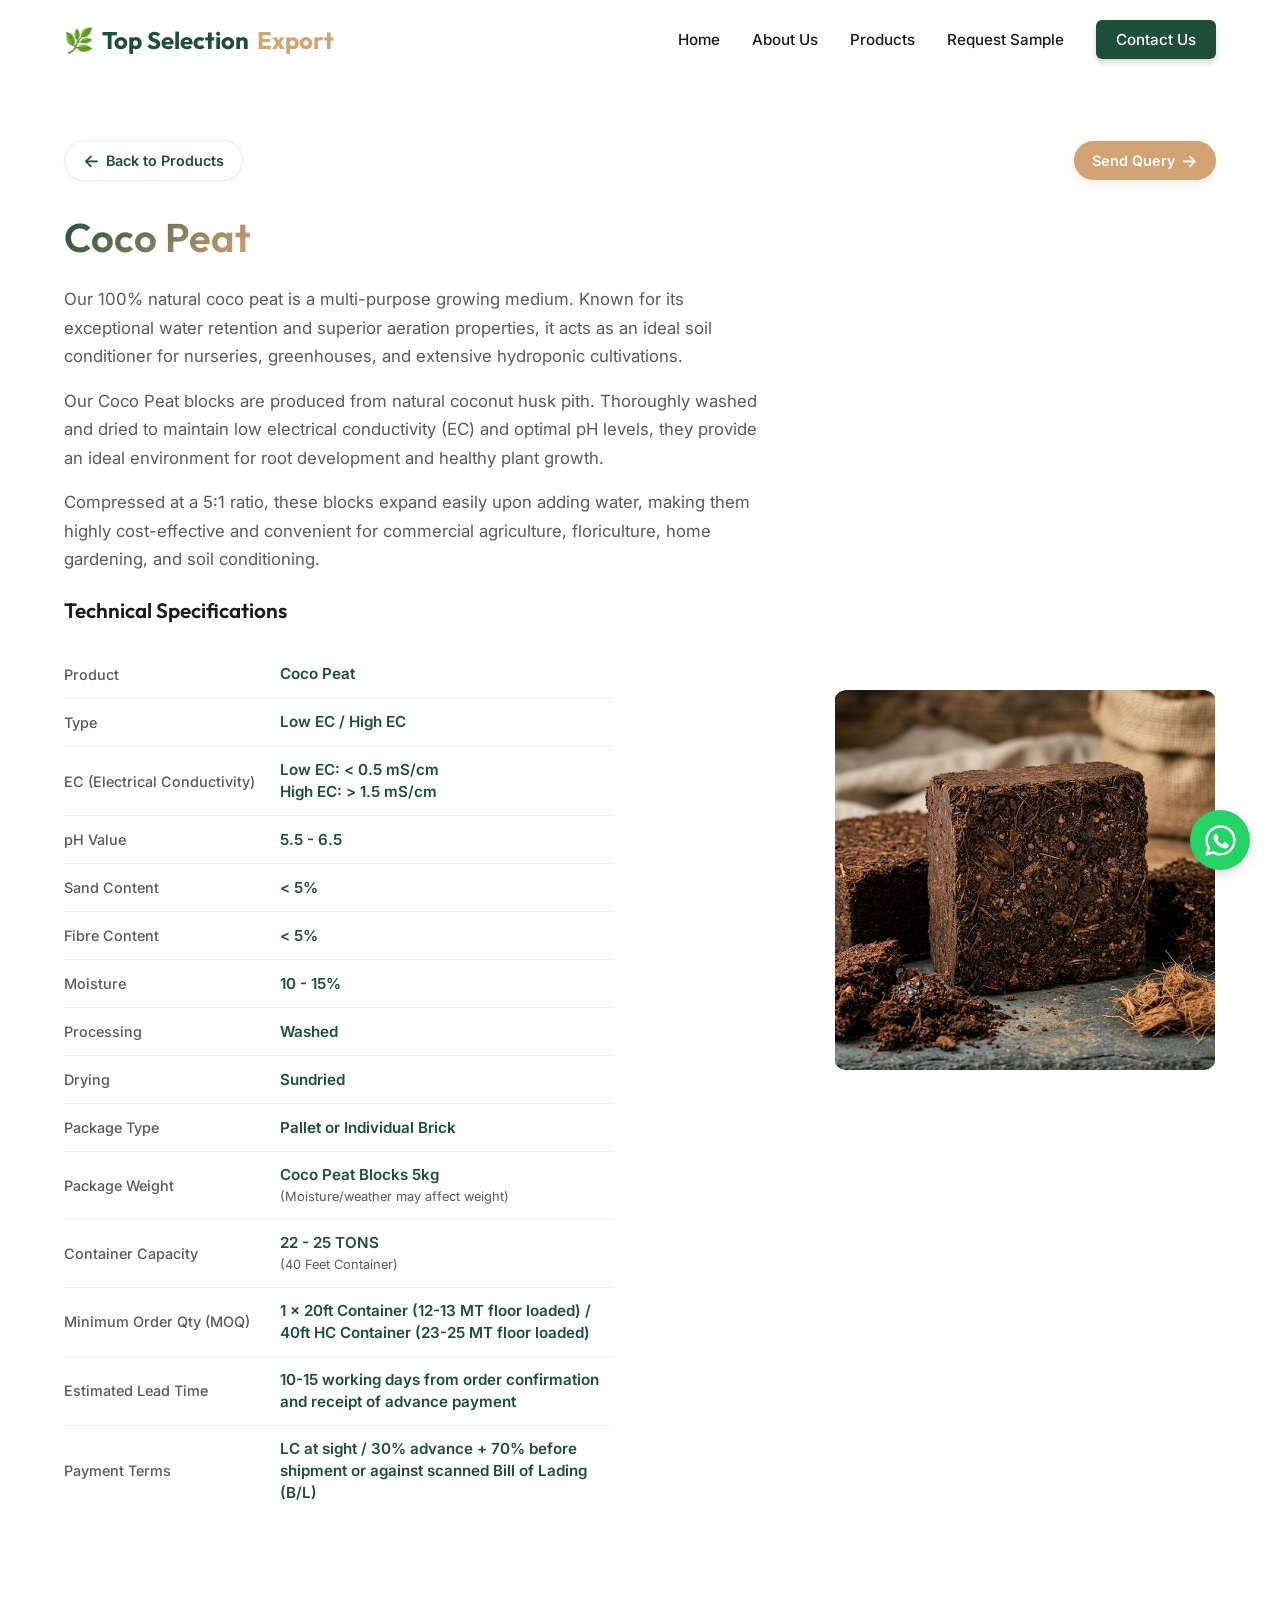
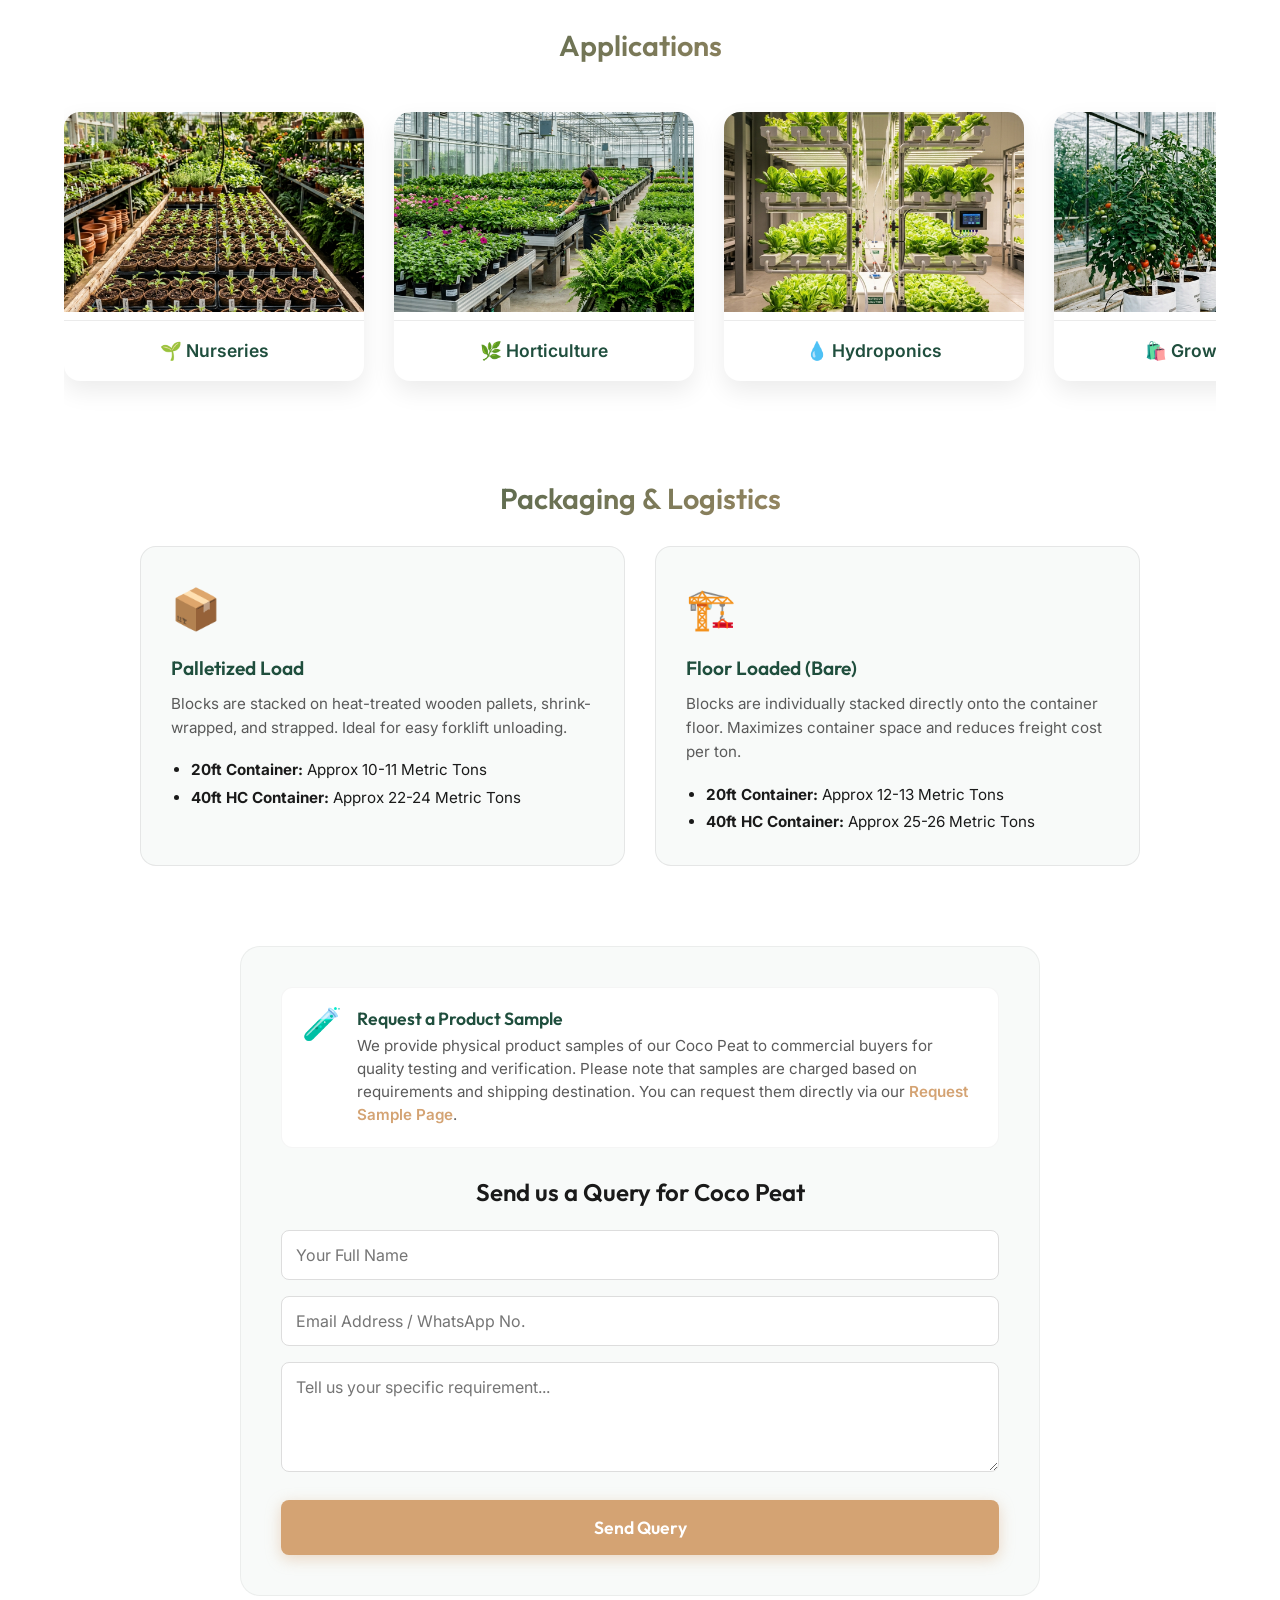
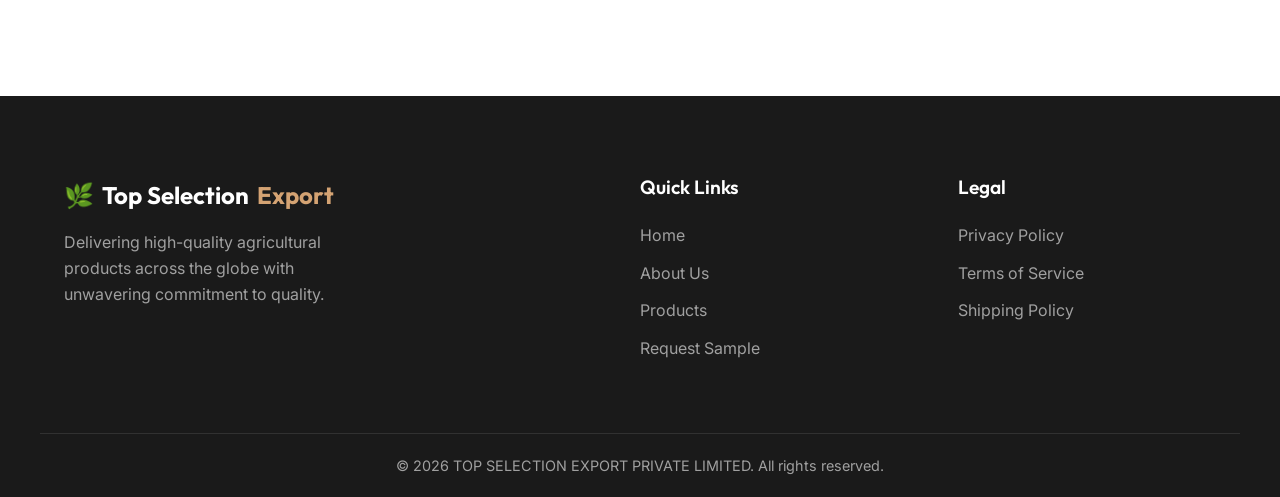
<file: coco-peat.html>
<!DOCTYPE html>
<html lang="en">
<head>
    <meta charset="UTF-8">
    <meta name="viewport" content="width=device-width, initial-scale=1.0">
    <title>Coco Peat Specifications | Top Selection Export</title>
    <meta name="description" content="Technical specifications and details for Coco Peat blocks.">
    <link rel="preconnect" href="https://fonts.googleapis.com">
    <link rel="preconnect" href="https://fonts.gstatic.com" crossorigin>
    <link href="https://fonts.googleapis.com/css2?family=Outfit:wght@300;400;500;600;700&family=Inter:wght@300;400;500&display=swap" rel="stylesheet">
    <link rel="stylesheet" href="styles.css">

</head>
<body>
    <header class="header">
        <div class="container header-content">
            <a href="index.html" class="logo">
                <span class="logo-icon">🌿</span>
                <span id="company-name-hdr1">Top Selection</span><span class="logo-highlight" id="company-name-hdr2">Export</span>
            </a>
            <nav class="nav">
                <ul class="nav-list">
                    <li><a href="index.html#home" class="nav-link">Home</a></li>
                    <li><a href="about.html" class="nav-link">About Us</a></li>
                    <li><a href="index.html#products" class="nav-link">Products</a></li>
                    <li><a href="request-sample.html" class="nav-link">Request Sample</a></li>
                    <li><a href="contact.html" class="nav-link nav-btn">Contact Us</a></li>
                </ul>
                <button class="mobile-menu-btn" aria-label="Toggle menu">
                    <span></span>
                    <span></span>
                    <span></span>
                </button>
            </nav>
        </div>
    </header>

    <main class="section-padding" style="background: white; padding-top: 140px; min-height: 80vh;">
        <div class="container">
            <div style="display: flex; justify-content: space-between; align-items: center; margin-bottom: 32px;">
                <a href="index.html#products" class="back-link" style="margin-bottom: 0;"><span>&larr;</span> Back to Products</a>
                <a href="#query-section" class="query-link">Send Query <span>&rarr;</span></a>
            </div>
            
            <div class="about-grid product-grid" style="padding: 0;">
                <div class="fade-in-up">
                    <h1 class="section-title"><span class="text-gradient">Coco Peat</span></h1>
                    <p style="margin-bottom: 16px; color: var(--text-muted); font-size: 1.05rem; line-height: 1.7;">Our 100% natural coco peat is a multi-purpose growing medium. Known for its exceptional water retention and superior aeration properties, it acts as an ideal soil conditioner for nurseries, greenhouses, and extensive hydroponic cultivations.</p>
                    <p style="margin-bottom: 16px; color: var(--text-muted); font-size: 1.05rem; line-height: 1.7;">Our Coco Peat blocks are produced from natural coconut husk pith. Thoroughly washed and dried to maintain low electrical conductivity (EC) and optimal pH levels, they provide an ideal environment for root development and healthy plant growth.</p>
                    <p style="margin-bottom: 24px; color: var(--text-muted); font-size: 1.05rem; line-height: 1.7;">Compressed at a 5:1 ratio, these blocks expand easily upon adding water, making them highly cost-effective and convenient for commercial agriculture, floriculture, home gardening, and soil conditioning.</p>
                    
                    <h3 style="margin-bottom: 20px; font-size: 1.3rem;">Technical Specifications</h3>
                    <div class="spec-list">
                        <div class="spec-item">
                            <span class="spec-label">Product</span>
                            <span class="spec-value">Coco Peat</span>
                        </div>
                        <div class="spec-item">
                            <span class="spec-label">Type</span>
                            <span class="spec-value">Low EC / High EC</span>
                        </div>
                        <div class="spec-item">
                            <span class="spec-label">EC (Electrical Conductivity)</span>
                            <span class="spec-value">
                                Low EC: &lt; 0.5 mS/cm<br>
                                High EC: &gt; 1.5 mS/cm
                            </span>
                        </div>
                        <div class="spec-item">
                            <span class="spec-label">pH Value</span>
                            <span class="spec-value">5.5 - 6.5</span>
                        </div>
                        <div class="spec-item">
                            <span class="spec-label">Sand Content</span>
                            <span class="spec-value">&lt; 5%</span>
                        </div>
                        <div class="spec-item">
                            <span class="spec-label">Fibre Content</span>
                            <span class="spec-value">&lt; 5%</span>
                        </div>
                        <div class="spec-item">
                            <span class="spec-label">Moisture</span>
                            <span class="spec-value">10 - 15%</span>
                        </div>
                        <div class="spec-item">
                            <span class="spec-label">Processing</span>
                            <span class="spec-value">Washed</span>
                        </div>
                        <div class="spec-item">
                            <span class="spec-label">Drying</span>
                            <span class="spec-value">Sundried</span>
                        </div>
                        <div class="spec-item">
                            <span class="spec-label">Package Type</span>
                            <span class="spec-value">Pallet or Individual Brick</span>
                        </div>
                        <div class="spec-item">
                            <span class="spec-label">Package Weight</span>
                            <span class="spec-value">
                                Coco Peat Blocks 5kg
                                <small>(Moisture/weather may affect weight)</small>
                            </span>
                        </div>
                        <div class="spec-item">
                            <span class="spec-label">Container Capacity</span>
                            <span class="spec-value">22 - 25 TONS <small>(40 Feet Container)</small></span>
                        </div>
                        <div class="spec-item">
                            <span class="spec-label">Minimum Order Qty (MOQ)</span>
                            <span class="spec-value">1 x 20ft Container (12-13 MT floor loaded) /<br>40ft HC Container (23-25 MT floor loaded)</span>
                        </div>
                        <div class="spec-item">
                            <span class="spec-label">Estimated Lead Time</span>
                            <span class="spec-value">10-15 working days from order confirmation and receipt of advance payment</span>
                        </div>
                        <div class="spec-item">
                            <span class="spec-label">Payment Terms</span>
                            <span class="spec-value">LC at sight / 30% advance + 70% before shipment or against scanned Bill of Lading (B/L)</span>
                        </div>
                    </div>
                </div>
                <div class="fade-in-up" style="transition-delay: 0.2s; position: relative; border-radius: 12px; overflow: hidden; height: 380px; width: 100%;">
                    <div class="image-slider" style="width: 100%; height: 100%; position: relative;">
                        <img src="assets/coco_peat.png" alt="Coco Peat Initial" class="slide active" style="width: 100%; height: 100%; object-fit: contain; position: absolute; top: 0; left: 0; opacity: 1; transition: opacity 0.8s ease-in-out; border-radius: 12px;">
                        <img src="assets/coco_peat_user_1.png" alt="Coco Peat Block with Loose Peat" class="slide" style="width: 100%; height: 100%; object-fit: contain; position: absolute; top: 0; left: 0; opacity: 0; transition: opacity 0.8s ease-in-out; border-radius: 12px;">
                        <img src="assets/coco_peat_user_2.png" alt="Coco Peat Block Close Up" class="slide" style="width: 100%; height: 100%; object-fit: contain; position: absolute; top: 0; left: 0; opacity: 0; transition: opacity 0.8s ease-in-out; border-radius: 12px;">
                        <img src="assets/coco_peat_user_3.png" alt="Coco Peat Bricks Stack" class="slide" style="width: 100%; height: 100%; object-fit: contain; position: absolute; top: 0; left: 0; opacity: 0; transition: opacity 0.8s ease-in-out; border-radius: 12px;">
                    </div>
                </div>
            </div>

            <div style="margin-top: 80px;" class="fade-in-up">
                <h3 style="margin-bottom: 30px; font-size: 1.8rem; text-align: center;" class="text-gradient">Applications</h3>
                <div class="marquee-container">
                    <div class="marquee-content">
                        <!-- Original -->
                        <div class="app-card">
                            <img src="assets/app_nurseries_1779200896093.png" alt="Nurseries" class="app-img">
                            <div class="app-title">🌱 Nurseries</div>
                        </div>
                        <div class="app-card">
                            <img src="assets/app_horticulture_peat_1779200917818.png" alt="Horticulture" class="app-img">
                            <div class="app-title">🌿 Horticulture</div>
                        </div>
                        <div class="app-card">
                            <img src="assets/app_hydroponics_1779200935646.png" alt="Hydroponics" class="app-img">
                            <div class="app-title">💧 Hydroponics</div>
                        </div>
                        <div class="app-card">
                            <img src="assets/app_grow_bags_1779200952666.png" alt="Grow Bags" class="app-img">
                            <div class="app-title">🛍️ Grow Bags</div>
                        </div>
                        <div class="app-card">
                            <img src="assets/app_landscaping_1779200970433.png" alt="Landscaping" class="app-img">
                            <div class="app-title">🏡 Landscaping</div>
                        </div>
                        <div class="app-card">
                            <img src="assets/app_floriculture_1779200985838.png" alt="Floriculture" class="app-img">
                            <div class="app-title">🌸 Floriculture</div>
                        </div>
                        <!-- Duplicated -->
                        <div class="app-card">
                            <img src="assets/app_nurseries_1779200896093.png" alt="Nurseries" class="app-img">
                            <div class="app-title">🌱 Nurseries</div>
                        </div>
                        <div class="app-card">
                            <img src="assets/app_horticulture_peat_1779200917818.png" alt="Horticulture" class="app-img">
                            <div class="app-title">🌿 Horticulture</div>
                        </div>
                        <div class="app-card">
                            <img src="assets/app_hydroponics_1779200935646.png" alt="Hydroponics" class="app-img">
                            <div class="app-title">💧 Hydroponics</div>
                        </div>
                        <div class="app-card">
                            <img src="assets/app_grow_bags_1779200952666.png" alt="Grow Bags" class="app-img">
                            <div class="app-title">🛍️ Grow Bags</div>
                        </div>
                        <div class="app-card">
                            <img src="assets/app_landscaping_1779200970433.png" alt="Landscaping" class="app-img">
                            <div class="app-title">🏡 Landscaping</div>
                        </div>
                        <div class="app-card">
                            <img src="assets/app_floriculture_1779200985838.png" alt="Floriculture" class="app-img">
                            <div class="app-title">🌸 Floriculture</div>
                        </div>
                    </div>
                </div>
            </div>

            <!-- Packaging & Logistics -->
            <div style="margin-top: 60px; margin-bottom: 40px; max-width: 1000px; margin-left: auto; margin-right: auto;" class="fade-in-up">
                <h3 style="margin-bottom: 30px; font-size: 1.8rem; text-align: center;" class="text-gradient">Packaging & Logistics</h3>
                <div style="display: grid; grid-template-columns: repeat(auto-fit, minmax(300px, 1fr)); gap: 30px;">
                    <div style="background: #F8FAF9; padding: 30px; border-radius: 16px; border: 1px solid var(--border);">
                        <div style="font-size: 2.5rem; margin-bottom: 16px;">📦</div>
                        <h4 style="font-size: 1.2rem; margin-bottom: 12px; color: var(--primary);">Palletized Load</h4>
                        <p style="color: var(--text-muted); font-size: 0.95rem; line-height: 1.6;">Blocks are stacked on heat-treated wooden pallets, shrink-wrapped, and strapped. Ideal for easy forklift unloading.</p>
                        <ul style="margin-top: 16px; color: var(--text-dark); font-size: 0.95rem; line-height: 1.8; padding-left: 20px;">
                            <li><strong>20ft Container:</strong> Approx 10-11 Metric Tons</li>
                            <li><strong>40ft HC Container:</strong> Approx 22-24 Metric Tons</li>
                        </ul>
                    </div>
                    <div style="background: #F8FAF9; padding: 30px; border-radius: 16px; border: 1px solid var(--border);">
                        <div style="font-size: 2.5rem; margin-bottom: 16px;">🏗️</div>
                        <h4 style="font-size: 1.2rem; margin-bottom: 12px; color: var(--primary);">Floor Loaded (Bare)</h4>
                        <p style="color: var(--text-muted); font-size: 0.95rem; line-height: 1.6;">Blocks are individually stacked directly onto the container floor. Maximizes container space and reduces freight cost per ton.</p>
                        <ul style="margin-top: 16px; color: var(--text-dark); font-size: 0.95rem; line-height: 1.8; padding-left: 20px;">
                            <li><strong>20ft Container:</strong> Approx 12-13 Metric Tons</li>
                            <li><strong>40ft HC Container:</strong> Approx 25-26 Metric Tons</li>
                        </ul>
                    </div>
                </div>
            </div>

            <div id="query-section" style="margin-top: 80px; max-width: 800px; margin-left: auto; margin-right: auto; background: #F8FAF9; padding: 40px; border-radius: 20px; border: 1px solid rgba(0, 0, 0, 0.05);" class="fade-in-up">
                <!-- Sample Request Note -->
                <div style="background: white; padding: 20px; border-radius: 12px; border: 1px solid rgba(0, 0, 0, 0.04); margin-bottom: 30px; display: flex; align-items: flex-start; gap: 15px;">
                    <div style="font-size: 2rem; line-height: 1;">🧪</div>
                    <div>
                        <h4 style="font-size: 1.1rem; margin-bottom: 6px; color: var(--primary); font-weight: 600;">Request a Product Sample</h4>
                        <p style="color: var(--text-muted); font-size: 0.95rem; line-height: 1.5; margin: 0;">We provide physical product samples of our Coco Peat to commercial buyers for quality testing and verification. Please note that samples are charged based on requirements and shipping destination. You can request them directly via our <a href="request-sample.html" style="color: var(--secondary); font-weight: 600; text-decoration: none;">Request Sample Page</a>.</p>
                    </div>
                </div>
                
                <h3 style="margin-bottom: 24px; font-size: 1.5rem; text-align: center;">Send us a Query for Coco Peat</h3>
                <form action="https://api.web3forms.com/submit" method="POST">
                    <input type="hidden" name="access_key" value="e5a4bd54-7681-4095-acf7-f921510fbe27">
                    <input type="text" name="Name" placeholder="Your Full Name" required style="width: 100%; padding: 14px; margin-bottom: 16px; border: 1px solid #ddd; border-radius: 8px; font-family: inherit; font-size: 1rem;">
                    <input type="text" name="Contact" placeholder="Email Address / WhatsApp No." required style="width: 100%; padding: 14px; margin-bottom: 16px; border: 1px solid #ddd; border-radius: 8px; font-family: inherit; font-size: 1rem;">
                    <textarea name="Requirement" placeholder="Tell us your specific requirement..." required style="width: 100%; padding: 14px; margin-bottom: 20px; border: 1px solid #ddd; border-radius: 8px; font-family: inherit; font-size: 1rem; resize: vertical;" rows="4"></textarea>
                    
                    <button type="submit" class="btn btn-primary" style="width: 100%; border: none; padding: 16px; font-size: 1.1rem;">Send Query</button>
                </form>
            </div>


        </div>
    </main>

    <footer class="footer">
        <div class="container footer-content">
            <div class="footer-brand">
                <a href="index.html" class="logo">
                    <span class="logo-icon">🌿</span>
                    Top Selection<span class="logo-highlight">Export</span>
                </a>
                <p>Delivering high-quality agricultural products across the globe with unwavering commitment to quality.</p>
            </div>
            <div class="footer-links">
                <h4 class="footer-heading">Quick Links</h4>
                <ul>
                    <li><a href="index.html#home">Home</a></li>
                    <li><a href="about.html">About Us</a></li>
                    <li><a href="index.html#products">Products</a></li>
                    <li><a href="request-sample.html">Request Sample</a></li>
                </ul>
            </div>
            <div class="footer-links">
                <h4 class="footer-heading">Legal</h4>
                <ul>
                    <li><a href="privacy-policy.html">Privacy Policy</a></li>
                    <li><a href="terms-of-service.html">Terms of Service</a></li>
                    <li><a href="shipping-policy.html">Shipping Policy</a></li>
                </ul>
            </div>
        </div>
        <div class="footer-bottom container">
            <p>&copy; <span id="footer-year">2026</span> <span id="company-name-footer">TOP SELECTION EXPORT PRIVATE LIMITED</span>. All rights reserved.</p>
        </div>
    </footer>

    <a href="https://wa.me/919948011447" class="whatsapp-float" target="_blank" aria-label="Chat on WhatsApp">
        <svg viewBox="0 0 32 32" width="35" height="35"><path fill="#FFF" d="M16.033 2.1c-7.662 0-13.87 6.208-13.87 13.87 0 2.45.64 4.84 1.848 6.945L2.1 29.9l7.158-1.88c2.043 1.127 4.36 1.722 6.775 1.722 7.66 0 13.87-6.208 13.87-13.87S23.694 2.1 16.032 2.1zm0 25.39c-2.073 0-4.103-.556-5.88-1.61l-.422-.25-4.366 1.147 1.166-4.254-.275-.436c-1.16-1.84-1.774-3.963-1.774-6.117 0-6.38 5.193-11.574 11.573-11.574 6.38 0 11.573 5.193 11.573 11.574s-5.193 11.574-11.573 11.574zm6.345-8.665c-.347-.174-2.052-1.013-2.37-1.13-.318-.116-.55-.174-.78.174-.233.348-.898 1.13-1.1 1.362-.203.232-.405.26-.753.087-1.7-.84-2.92-1.583-4.044-3.51-.23-.396.226-.364.9-1.71.116-.233.058-.435-.028-.61-.087-.174-.78-1.883-1.07-2.577-.28-.675-.564-.584-.78-.595-.203-.01-.435-.01-.666-.01s-.608.087-.927.435c-.318.348-1.216 1.188-1.216 2.897 0 1.71 1.245 3.362 1.418 3.594.174.232 2.45 3.738 5.937 5.244 2.37 1.025 3.257 1.1 3.865.927.683-.195 2.052-.84 2.34-1.65.29-.81.29-1.506.204-1.65-.088-.145-.32-.232-.667-.406z"/></svg>
    </a>

    <script src="script.js"></script>
    <script>
        document.addEventListener("DOMContentLoaded", function() {
            const slides = document.querySelectorAll(".image-slider .slide");
            let currentSlide = 0;
            
            function nextSlide() {
                slides[currentSlide].style.opacity = 0;
                currentSlide = (currentSlide + 1) % slides.length;
                slides[currentSlide].style.opacity = 1;
            }
            
            setInterval(nextSlide, 3500); // changes image every 3.5 seconds
        });
    </script>
</body>
</html>
</file>
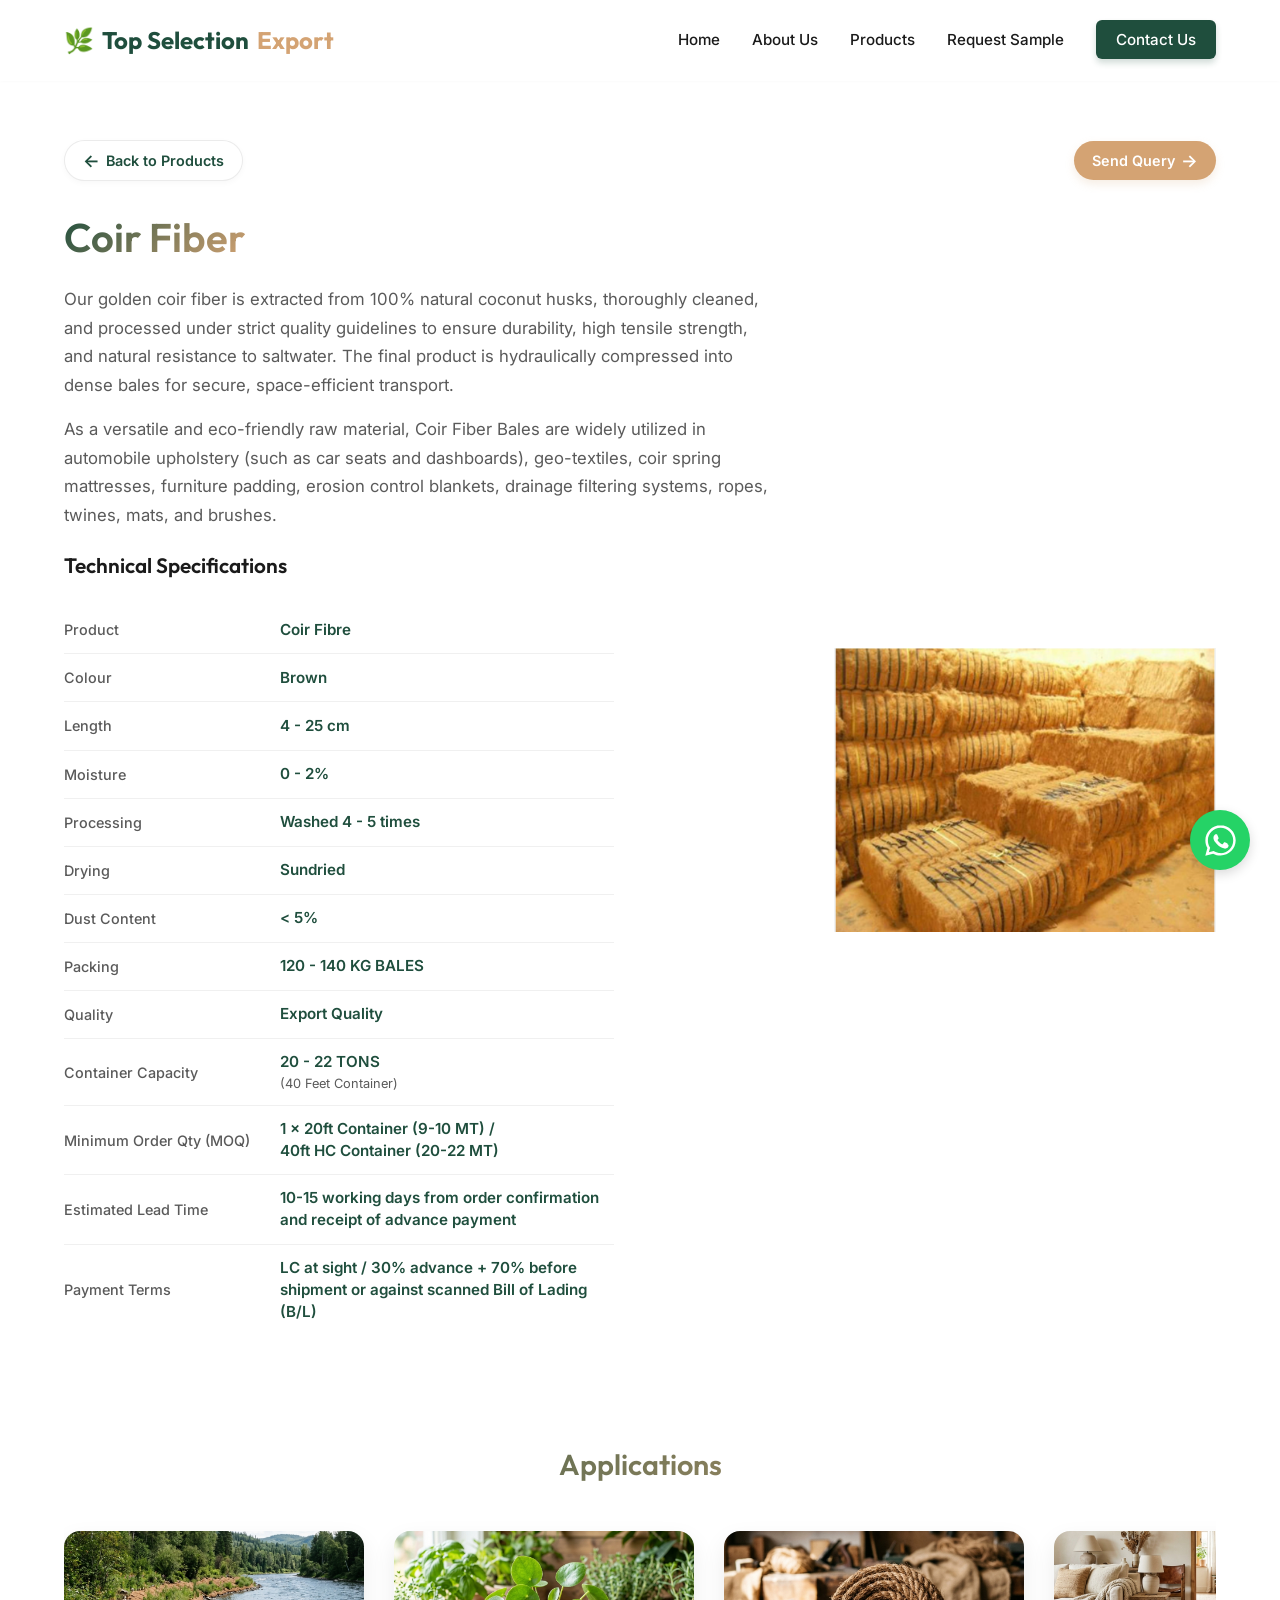
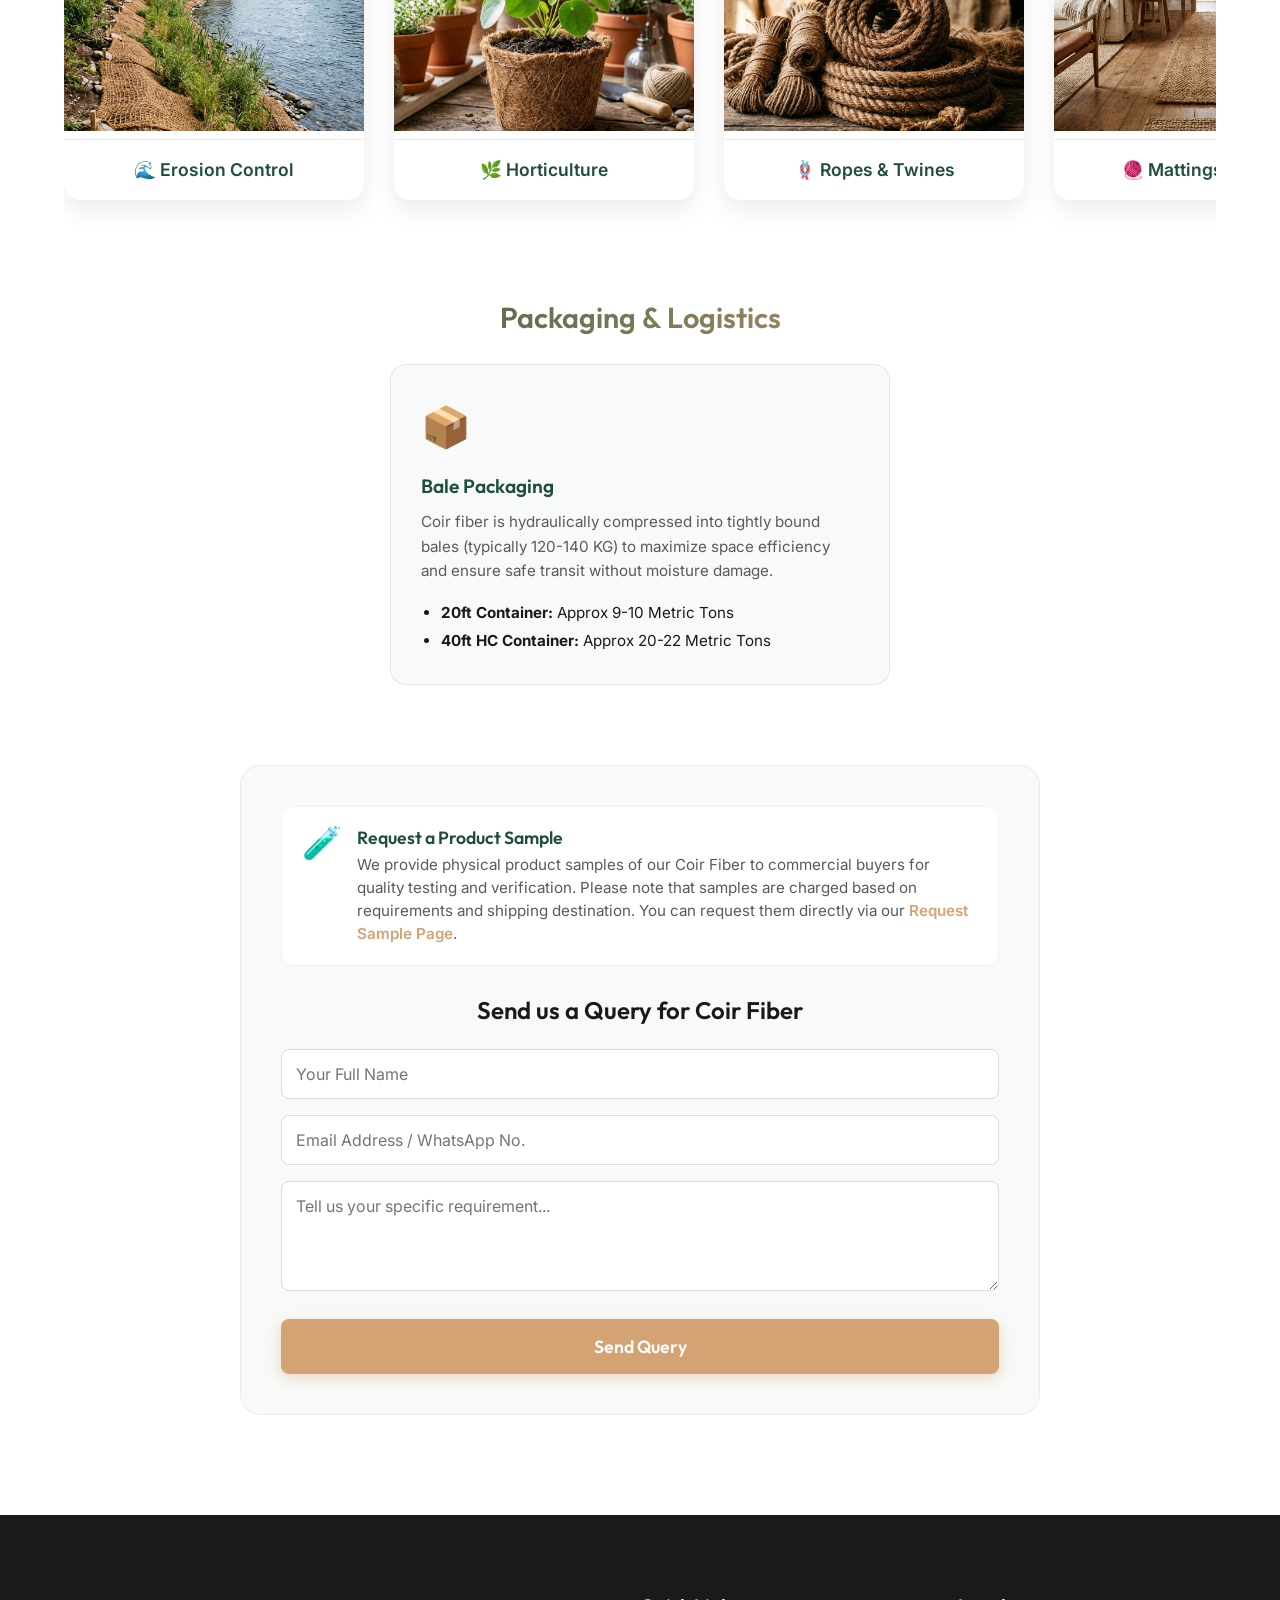
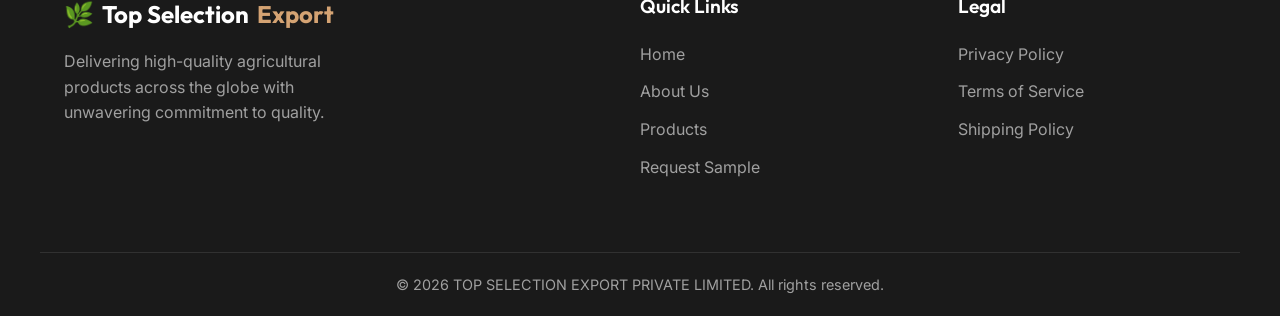
<file: coir-fiber.html>
<!DOCTYPE html>
<html lang="en">
<head>
    <meta charset="UTF-8">
    <meta name="viewport" content="width=device-width, initial-scale=1.0">
    <title>Coir Fiber Specifications | Top Selection Export</title>
    <meta name="description" content="Technical specifications and details for Coir Fiber.">
    <link rel="preconnect" href="https://fonts.googleapis.com">
    <link rel="preconnect" href="https://fonts.gstatic.com" crossorigin>
    <link href="https://fonts.googleapis.com/css2?family=Outfit:wght@300;400;500;600;700&family=Inter:wght@300;400;500&display=swap" rel="stylesheet">
    <link rel="stylesheet" href="styles.css">

</head>
<body>
    <header class="header">
        <div class="container header-content">
            <a href="index.html" class="logo">
                <span class="logo-icon">🌿</span>
                <span id="company-name-hdr1">Top Selection</span><span class="logo-highlight" id="company-name-hdr2">Export</span>
            </a>
            <nav class="nav">
                <ul class="nav-list">
                    <li><a href="index.html#home" class="nav-link">Home</a></li>
                    <li><a href="about.html" class="nav-link">About Us</a></li>
                    <li><a href="index.html#products" class="nav-link">Products</a></li>
                    <li><a href="request-sample.html" class="nav-link">Request Sample</a></li>
                    <li><a href="contact.html" class="nav-link nav-btn">Contact Us</a></li>
                </ul>
                <button class="mobile-menu-btn" aria-label="Toggle menu">
                    <span></span>
                    <span></span>
                    <span></span>
                </button>
            </nav>
        </div>
    </header>

    <main class="section-padding" style="background: white; padding-top: 140px; min-height: 80vh;">
        <div class="container">
            <div style="display: flex; justify-content: space-between; align-items: center; margin-bottom: 32px;">
                <a href="index.html#products" class="back-link" style="margin-bottom: 0;"><span>&larr;</span> Back to Products</a>
                <a href="#query-section" class="query-link">Send Query <span>&rarr;</span></a>
            </div>
            
            <div class="about-grid product-grid" style="padding: 0;">
                <div class="fade-in-up">
                    <h1 class="section-title"><span class="text-gradient">Coir Fiber</span></h1>
                    <p style="margin-bottom: 16px; color: var(--text-muted); font-size: 1.05rem; line-height: 1.7;">Our golden coir fiber is extracted from 100% natural coconut husks, thoroughly cleaned, and processed under strict quality guidelines to ensure durability, high tensile strength, and natural resistance to saltwater. The final product is hydraulically compressed into dense bales for secure, space-efficient transport.</p>
                    <p style="margin-bottom: 24px; color: var(--text-muted); font-size: 1.05rem; line-height: 1.7;">As a versatile and eco-friendly raw material, Coir Fiber Bales are widely utilized in automobile upholstery (such as car seats and dashboards), geo-textiles, coir spring mattresses, furniture padding, erosion control blankets, drainage filtering systems, ropes, twines, mats, and brushes.</p>
                    
                    <h3 style="margin-bottom: 20px; font-size: 1.3rem;">Technical Specifications</h3>
                    <div class="spec-list">
                        <div class="spec-item">
                            <span class="spec-label">Product</span>
                            <span class="spec-value">Coir Fibre</span>
                        </div>
                        <div class="spec-item">
                            <span class="spec-label">Colour</span>
                            <span class="spec-value">Brown</span>
                        </div>
                        <div class="spec-item">
                            <span class="spec-label">Length</span>
                            <span class="spec-value">4 - 25 cm</span>
                        </div>
                        <div class="spec-item">
                            <span class="spec-label">Moisture</span>
                            <span class="spec-value">0 - 2%</span>
                        </div>
                        <div class="spec-item">
                            <span class="spec-label">Processing</span>
                            <span class="spec-value">Washed 4 - 5 times</span>
                        </div>
                        <div class="spec-item">
                            <span class="spec-label">Drying</span>
                            <span class="spec-value">Sundried</span>
                        </div>
                        <div class="spec-item">
                            <span class="spec-label">Dust Content</span>
                            <span class="spec-value">&lt; 5%</span>
                        </div>
                        <div class="spec-item">
                            <span class="spec-label">Packing</span>
                            <span class="spec-value">120 - 140 KG BALES</span>
                        </div>
                        <div class="spec-item">
                            <span class="spec-label">Quality</span>
                            <span class="spec-value">Export Quality</span>
                        </div>
                        <div class="spec-item">
                            <span class="spec-label">Container Capacity</span>
                            <span class="spec-value">20 - 22 TONS <small>(40 Feet Container)</small></span>
                        </div>
                        <div class="spec-item">
                            <span class="spec-label">Minimum Order Qty (MOQ)</span>
                            <span class="spec-value">1 x 20ft Container (9-10 MT) /<br>40ft HC Container (20-22 MT)</span>
                        </div>
                        <div class="spec-item">
                            <span class="spec-label">Estimated Lead Time</span>
                            <span class="spec-value">10-15 working days from order confirmation and receipt of advance payment</span>
                        </div>
                        <div class="spec-item">
                            <span class="spec-label">Payment Terms</span>
                            <span class="spec-value">LC at sight / 30% advance + 70% before shipment or against scanned Bill of Lading (B/L)</span>
                        </div>
                    </div>
                </div>
                <div class="fade-in-up" style="transition-delay: 0.2s; position: relative; border-radius: 12px; overflow: hidden; height: 380px; width: 100%;">
                    <div class="image-slider" style="width: 100%; height: 100%; position: relative;">
                        <img src="assets/coir_fiber_bale_user.png" alt="Coir Fiber Bale Initial" class="slide active" style="width: 100%; height: 100%; object-fit: contain; position: absolute; top: 0; left: 0; opacity: 1; transition: opacity 0.8s ease-in-out; border-radius: 12px;">
                        <img src="assets/coir_bale_user_1.png" alt="Coir Fiber Bales Stack" class="slide" style="width: 100%; height: 100%; object-fit: contain; position: absolute; top: 0; left: 0; opacity: 0; transition: opacity 0.8s ease-in-out; border-radius: 12px;">
                        <img src="assets/coir_bale_user_2.png" alt="Coir Fiber Bales Close Up" class="slide" style="width: 100%; height: 100%; object-fit: contain; position: absolute; top: 0; left: 0; opacity: 0; transition: opacity 0.8s ease-in-out; border-radius: 12px;">
                        <img src="assets/coir_bale_user_3.jpg" alt="Coir Fiber Bales Warehouse" class="slide" style="width: 100%; height: 100%; object-fit: contain; position: absolute; top: 0; left: 0; opacity: 0; transition: opacity 0.8s ease-in-out; border-radius: 12px;">
                    </div>
                </div>
            </div>

            <div style="margin-top: 80px;" class="fade-in-up">
                <h3 style="margin-bottom: 30px; font-size: 1.8rem; text-align: center;" class="text-gradient">Applications</h3>
                <div class="marquee-container">
                    <div class="marquee-content">
                        <!-- Original -->
                        <div class="app-card">
                            <img src="assets/app_erosion_control_1779201015436.png" alt="Erosion Control" class="app-img">
                            <div class="app-title">🌊 Erosion Control</div>
                        </div>
                        <div class="app-card">
                            <img src="assets/app_horticulture_coir_1779201033543.png" alt="Horticulture" class="app-img">
                            <div class="app-title">🌿 Horticulture</div>
                        </div>
                        <div class="app-card">
                            <img src="assets/app_ropes_twines_1779201050570.png" alt="Ropes & Twines" class="app-img">
                            <div class="app-title">🪢 Ropes & Twines</div>
                        </div>
                        <div class="app-card">
                            <img src="assets/app_mattings_rugs_1779201072711.png" alt="Mattings & Rugs" class="app-img">
                            <div class="app-title">🧶 Mattings & Rugs</div>
                        </div>
                        <div class="app-card">
                            <img src="assets/app_brushes_1779201091967.png" alt="Brushes" class="app-img">
                            <div class="app-title">🧹 Brushes</div>
                        </div>
                        <div class="app-card">
                            <img src="assets/app_geotextiles_1779201109940.png" alt="Geotextiles" class="app-img">
                            <div class="app-title">🏗️ Geotextiles</div>
                        </div>
                        <!-- Duplicated -->
                        <div class="app-card">
                            <img src="assets/app_erosion_control_1779201015436.png" alt="Erosion Control" class="app-img">
                            <div class="app-title">🌊 Erosion Control</div>
                        </div>
                        <div class="app-card">
                            <img src="assets/app_horticulture_coir_1779201033543.png" alt="Horticulture" class="app-img">
                            <div class="app-title">🌿 Horticulture</div>
                        </div>
                        <div class="app-card">
                            <img src="assets/app_ropes_twines_1779201050570.png" alt="Ropes & Twines" class="app-img">
                            <div class="app-title">🪢 Ropes & Twines</div>
                        </div>
                        <div class="app-card">
                            <img src="assets/app_mattings_rugs_1779201072711.png" alt="Mattings & Rugs" class="app-img">
                            <div class="app-title">🧶 Mattings & Rugs</div>
                        </div>
                        <div class="app-card">
                            <img src="assets/app_brushes_1779201091967.png" alt="Brushes" class="app-img">
                            <div class="app-title">🧹 Brushes</div>
                        </div>
                        <div class="app-card">
                            <img src="assets/app_geotextiles_1779201109940.png" alt="Geotextiles" class="app-img">
                            <div class="app-title">🏗️ Geotextiles</div>
                        </div>
                    </div>
                </div>
            </div>

            <!-- Packaging & Logistics -->
            <div style="margin-top: 60px; margin-bottom: 40px; max-width: 1000px; margin-left: auto; margin-right: auto;" class="fade-in-up">
                <h3 style="margin-bottom: 30px; font-size: 1.8rem; text-align: center;" class="text-gradient">Packaging & Logistics</h3>
                <div style="display: grid; grid-template-columns: repeat(auto-fit, minmax(300px, 1fr)); gap: 30px;">
                    <div style="background: #F8FAF9; padding: 30px; border-radius: 16px; border: 1px solid var(--border); max-width: 500px; margin: 0 auto;">
                        <div style="font-size: 2.5rem; margin-bottom: 16px;">📦</div>
                        <h4 style="font-size: 1.2rem; margin-bottom: 12px; color: var(--primary);">Bale Packaging</h4>
                        <p style="color: var(--text-muted); font-size: 0.95rem; line-height: 1.6;">Coir fiber is hydraulically compressed into tightly bound bales (typically 120-140 KG) to maximize space efficiency and ensure safe transit without moisture damage.</p>
                        <ul style="margin-top: 16px; color: var(--text-dark); font-size: 0.95rem; line-height: 1.8; padding-left: 20px;">
                            <li><strong>20ft Container:</strong> Approx 9-10 Metric Tons</li>
                            <li><strong>40ft HC Container:</strong> Approx 20-22 Metric Tons</li>
                        </ul>
                    </div>
                </div>
            </div>

            <div id="query-section" style="margin-top: 80px; max-width: 800px; margin-left: auto; margin-right: auto; background: #F8FAF9; padding: 40px; border-radius: 20px; border: 1px solid rgba(0, 0, 0, 0.05);" class="fade-in-up">
                <!-- Sample Request Note -->
                <div style="background: white; padding: 20px; border-radius: 12px; border: 1px solid rgba(0, 0, 0, 0.04); margin-bottom: 30px; display: flex; align-items: flex-start; gap: 15px;">
                    <div style="font-size: 2rem; line-height: 1;">🧪</div>
                    <div>
                        <h4 style="font-size: 1.1rem; margin-bottom: 6px; color: var(--primary); font-weight: 600;">Request a Product Sample</h4>
                        <p style="color: var(--text-muted); font-size: 0.95rem; line-height: 1.5; margin: 0;">We provide physical product samples of our Coir Fiber to commercial buyers for quality testing and verification. Please note that samples are charged based on requirements and shipping destination. You can request them directly via our <a href="request-sample.html" style="color: var(--secondary); font-weight: 600; text-decoration: none;">Request Sample Page</a>.</p>
                    </div>
                </div>
                
                <h3 style="margin-bottom: 24px; font-size: 1.5rem; text-align: center;">Send us a Query for Coir Fiber</h3>
                <form action="https://api.web3forms.com/submit" method="POST">
                    <input type="hidden" name="access_key" value="e5a4bd54-7681-4095-acf7-f921510fbe27">
                    <input type="text" name="Name" placeholder="Your Full Name" required style="width: 100%; padding: 14px; margin-bottom: 16px; border: 1px solid #ddd; border-radius: 8px; font-family: inherit; font-size: 1rem;">
                    <input type="text" name="Contact" placeholder="Email Address / WhatsApp No." required style="width: 100%; padding: 14px; margin-bottom: 16px; border: 1px solid #ddd; border-radius: 8px; font-family: inherit; font-size: 1rem;">
                    <textarea name="Requirement" placeholder="Tell us your specific requirement..." required style="width: 100%; padding: 14px; margin-bottom: 20px; border: 1px solid #ddd; border-radius: 8px; font-family: inherit; font-size: 1rem; resize: vertical;" rows="4"></textarea>
                    
                    <button type="submit" class="btn btn-primary" style="width: 100%; border: none; padding: 16px; font-size: 1.1rem;">Send Query</button>
                </form>
            </div>


        </div>
    </main>

    <footer class="footer">
        <div class="container footer-content">
            <div class="footer-brand">
                <a href="index.html" class="logo">
                    <span class="logo-icon">🌿</span>
                    Top Selection<span class="logo-highlight">Export</span>
                </a>
                <p>Delivering high-quality agricultural products across the globe with unwavering commitment to quality.</p>
            </div>
            <div class="footer-links">
                <h4 class="footer-heading">Quick Links</h4>
                <ul>
                    <li><a href="index.html#home">Home</a></li>
                    <li><a href="about.html">About Us</a></li>
                    <li><a href="index.html#products">Products</a></li>
                    <li><a href="request-sample.html">Request Sample</a></li>
                </ul>
            </div>
            <div class="footer-links">
                <h4 class="footer-heading">Legal</h4>
                <ul>
                    <li><a href="privacy-policy.html">Privacy Policy</a></li>
                    <li><a href="terms-of-service.html">Terms of Service</a></li>
                    <li><a href="shipping-policy.html">Shipping Policy</a></li>
                </ul>
            </div>
        </div>
        <div class="footer-bottom container">
            <p>&copy; <span id="footer-year">2026</span> <span id="company-name-footer">TOP SELECTION EXPORT PRIVATE LIMITED</span>. All rights reserved.</p>
        </div>
    </footer>

    <a href="https://wa.me/919948011447" class="whatsapp-float" target="_blank" aria-label="Chat on WhatsApp">
        <svg viewBox="0 0 32 32" width="35" height="35"><path fill="#FFF" d="M16.033 2.1c-7.662 0-13.87 6.208-13.87 13.87 0 2.45.64 4.84 1.848 6.945L2.1 29.9l7.158-1.88c2.043 1.127 4.36 1.722 6.775 1.722 7.66 0 13.87-6.208 13.87-13.87S23.694 2.1 16.032 2.1zm0 25.39c-2.073 0-4.103-.556-5.88-1.61l-.422-.25-4.366 1.147 1.166-4.254-.275-.436c-1.16-1.84-1.774-3.963-1.774-6.117 0-6.38 5.193-11.574 11.573-11.574 6.38 0 11.573 5.193 11.573 11.574s-5.193 11.574-11.573 11.574zm6.345-8.665c-.347-.174-2.052-1.013-2.37-1.13-.318-.116-.55-.174-.78.174-.233.348-.898 1.13-1.1 1.362-.203.232-.405.26-.753.087-1.7-.84-2.92-1.583-4.044-3.51-.23-.396.226-.364.9-1.71.116-.233.058-.435-.028-.61-.087-.174-.78-1.883-1.07-2.577-.28-.675-.564-.584-.78-.595-.203-.01-.435-.01-.666-.01s-.608.087-.927.435c-.318.348-1.216 1.188-1.216 2.897 0 1.71 1.245 3.362 1.418 3.594.174.232 2.45 3.738 5.937 5.244 2.37 1.025 3.257 1.1 3.865.927.683-.195 2.052-.84 2.34-1.65.29-.81.29-1.506.204-1.65-.088-.145-.32-.232-.667-.406z"/></svg>
    </a>

    <script src="script.js"></script>
    <script>
        document.addEventListener("DOMContentLoaded", function() {
            const slides = document.querySelectorAll(".image-slider .slide");
            let currentSlide = 0;
            
            function nextSlide() {
                slides[currentSlide].style.opacity = 0;
                currentSlide = (currentSlide + 1) % slides.length;
                slides[currentSlide].style.opacity = 1;
            }
            
            setInterval(nextSlide, 3500); // changes image every 3.5 seconds
        });
    </script>
</body>
</html>
</file>
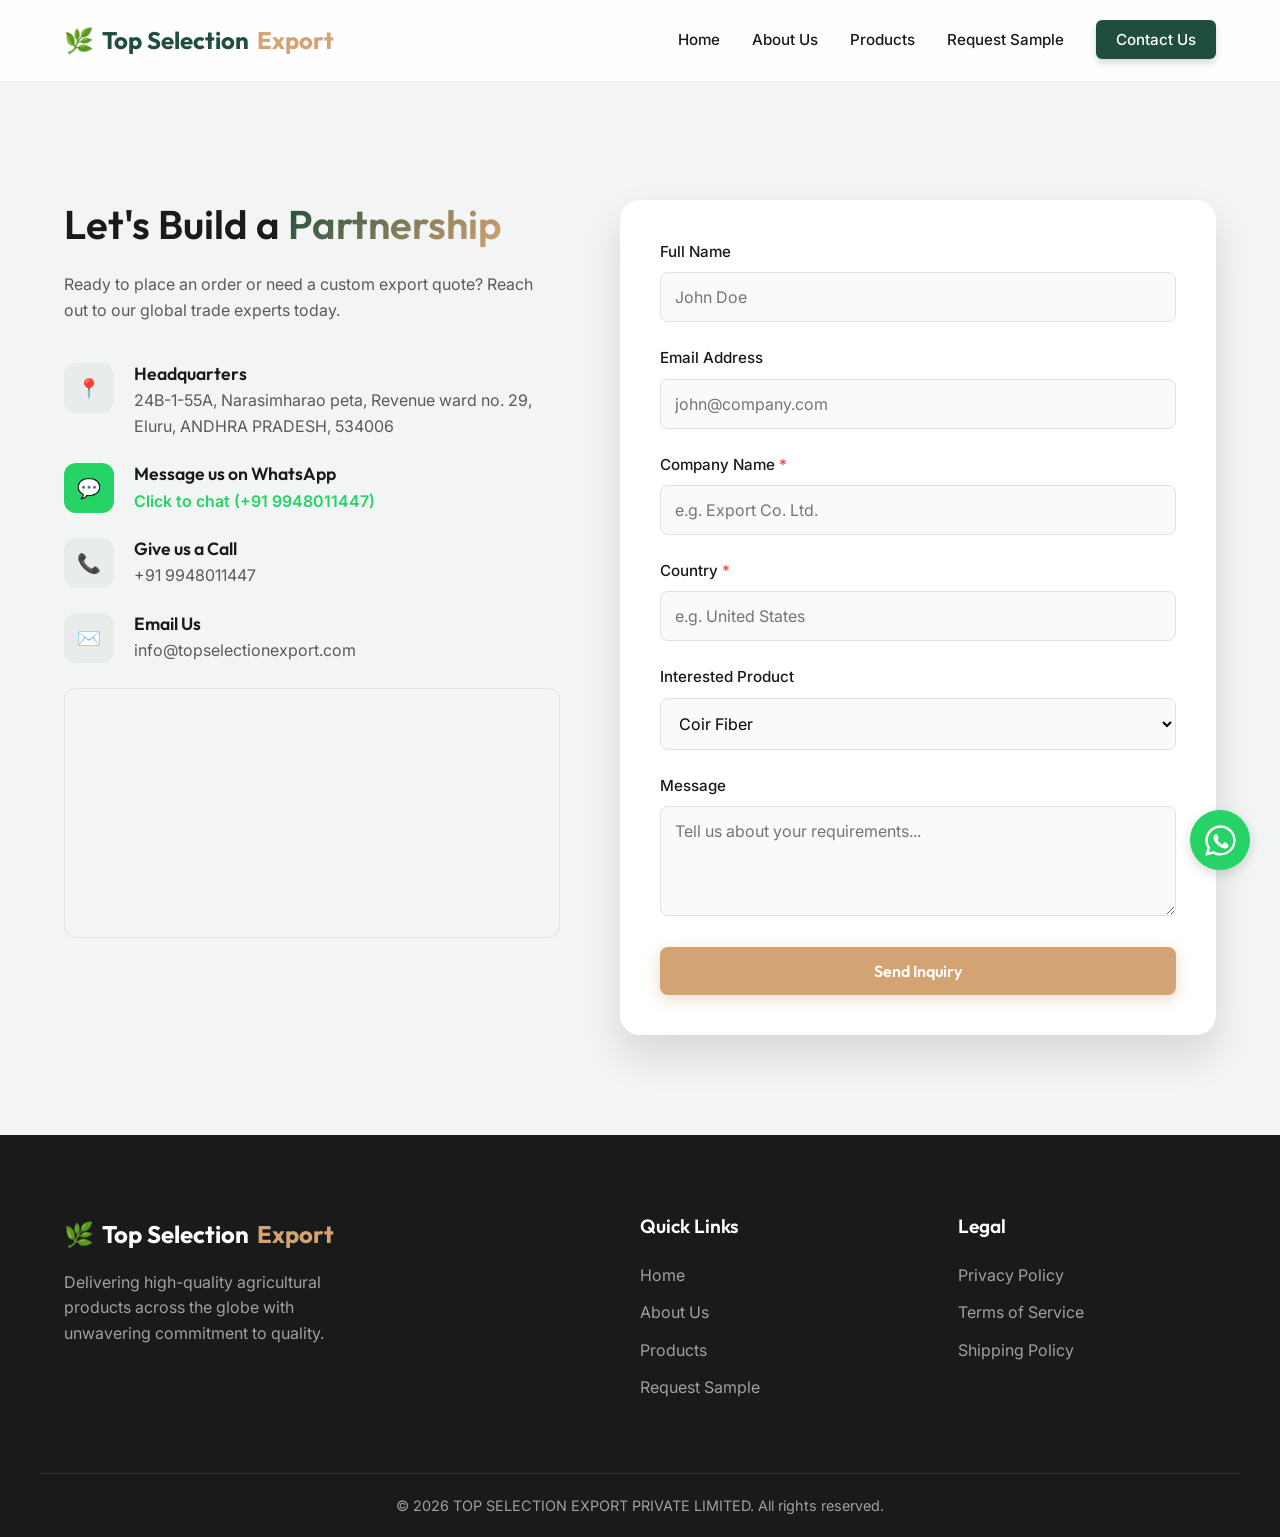
<file: contact.html>
<!DOCTYPE html>
<html lang="en">
<head>
    <meta charset="UTF-8">
    <meta name="viewport" content="width=device-width, initial-scale=1.0">
    <title>Contact Us | Top Selection Export</title>
    <meta name="description" content="Get in touch with Top Selection Export Private Limited.">
    <link rel="preconnect" href="https://fonts.googleapis.com">
    <link rel="preconnect" href="https://fonts.gstatic.com" crossorigin>
    <link href="https://fonts.googleapis.com/css2?family=Outfit:wght@300;400;500;600;700&family=Inter:wght@300;400;500&display=swap" rel="stylesheet">
    <link rel="stylesheet" href="styles.css">
</head>
<body>
    <header class="header">
        <div class="container header-content">
            <a href="index.html" class="logo">
                <span class="logo-icon">🌿</span>
                Top Selection<span class="logo-highlight">Export</span>
            </a>
            <nav class="nav">
                <ul class="nav-list">
                    <li><a href="index.html#home" class="nav-link">Home</a></li>
                    <li><a href="about.html" class="nav-link">About Us</a></li>
                    <li><a href="index.html#products" class="nav-link">Products</a></li>
                    <li><a href="request-sample.html" class="nav-link">Request Sample</a></li>
                    <li><a href="contact.html" class="nav-link nav-btn">Contact Us</a></li>
                </ul>
                <button class="mobile-menu-btn" aria-label="Toggle menu">
                    <span></span>
                    <span></span>
                    <span></span>
                </button>
            </nav>
        </div>
    </header>

    <main class="bg-light" style="padding-top: 100px; min-height: 80vh;">
        <section id="contact" class="contact section-padding">
            <div class="container contact-container">
                <div class="contact-info fade-in-up">
                    <h2 class="section-title">Let's Build a <span class="text-gradient">Partnership</span></h2>
                    <p class="contact-desc">Ready to place an order or need a custom export quote? Reach out to our global trade experts today.</p>
                    
                    <div class="contact-details">
                        <div class="contact-item">
                            <div class="icon-box">📍</div>
                            <div>
                                <h4>Headquarters</h4>
                                <p>24B-1-55A, Narasimharao peta, Revenue ward no. 29,<br>Eluru, ANDHRA PRADESH, 534006</p>
                            </div>
                        </div>
                        <div class="contact-item">
                            <div class="icon-box" style="background:#25D366; color:white;">💬</div>
                            <div>
                                <h4>Message us on WhatsApp</h4>
                                <p><a href="https://wa.me/919948011447" target="_blank" style="color: #25D366; text-decoration: none; font-weight: 600;">Click to chat (+91 9948011447)</a></p>
                            </div>
                        </div>
                        <div class="contact-item">
                            <div class="icon-box">📞</div>
                            <div>
                                <h4>Give us a Call</h4>
                                <p><a href="tel:+919948011447" style="color: inherit; text-decoration: none;">+91 9948011447</a></p>
                            </div>
                        </div>
                        <div class="contact-item">
                            <div class="icon-box">✉️</div>
                            <div>
                                <h4>Email Us</h4>
                                <p><a href="mailto:info@topselectionexport.com" style="color: inherit; text-decoration: none;">info@topselectionexport.com</a></p>
                            </div>
                        </div>

                        <!-- Embedded Google Map -->
                        <div style="margin-top: 24px; border-radius: 12px; overflow: hidden; height: 250px; border: 1px solid var(--border);">
                            <iframe src="https://maps.google.com/maps?q=Narasimharao%20peta,%20Eluru,%20Andhra%20Pradesh%20534006&t=&z=14&ie=UTF8&iwloc=&output=embed" width="100%" height="100%" style="border:0;" allowfullscreen="" loading="lazy"></iframe>
                        </div>
                    </div>
                </div>
                <div class="contact-form-wrapper fade-in-up" style="background: white;">
                    <form class="contact-form" action="https://api.web3forms.com/submit" method="POST">
                        <input type="hidden" name="access_key" value="e5a4bd54-7681-4095-acf7-f921510fbe27">
                        <div class="form-group">
                            <label for="name">Full Name</label>
                            <input type="text" id="name" name="Name" required placeholder="John Doe">
                        </div>
                        <div class="form-group">
                            <label for="email">Email Address</label>
                            <input type="email" id="email" name="Email" required placeholder="john@company.com">
                        </div>
                        <div class="form-group">
                            <label for="company">Company Name <span style="color: #FF3B30;">*</span></label>
                            <input type="text" id="company" name="Company" placeholder="e.g. Export Co. Ltd.">
                        </div>
                        <div class="form-group">
                            <label for="country">Country <span style="color: #FF3B30;">*</span></label>
                            <input type="text" id="country" name="Country" placeholder="e.g. United States">
                        </div>
                        <div class="form-group">
                            <label for="product">Interested Product</label>
                            <select id="product" name="Product">
                                <option value="coir">Coir Fiber</option>
                                <option value="peat">Coco Peat</option>
                                <option value="both">Both</option>
                                <option value="other">Other Inquiry</option>
                            </select>
                        </div>
                        <div class="form-group">
                            <label for="message">Message</label>
                            <textarea id="message" name="Message" rows="4" required placeholder="Tell us about your requirements..."></textarea>
                        </div>
                        <button type="submit" class="btn btn-primary btn-block">Send Inquiry</button>
                    </form>
                </div>
            </div>
        </section>
    </main>

    <footer class="footer">
        <div class="container footer-content">
            <div class="footer-brand">
                <a href="index.html" class="logo">
                    <span class="logo-icon">🌿</span>
                    Top Selection<span class="logo-highlight">Export</span>
                </a>
                <p>Delivering high-quality agricultural products across the globe with unwavering commitment to quality.</p>
            </div>
            <div class="footer-links">
                <h4 class="footer-heading">Quick Links</h4>
                <ul>
                    <li><a href="index.html#home">Home</a></li>
                    <li><a href="about.html">About Us</a></li>
                    <li><a href="index.html#products">Products</a></li>
                    <li><a href="request-sample.html">Request Sample</a></li>
                </ul>
            </div>
            <div class="footer-links">
                <h4 class="footer-heading">Legal</h4>
                <ul>
                    <li><a href="privacy-policy.html">Privacy Policy</a></li>
                    <li><a href="terms-of-service.html">Terms of Service</a></li>
                    <li><a href="shipping-policy.html">Shipping Policy</a></li>
                </ul>
            </div>
        </div>
        <div class="footer-bottom container">
            <p>&copy; 2026 TOP SELECTION EXPORT PRIVATE LIMITED. All rights reserved.</p>
        </div>
    </footer>

    <a href="https://wa.me/919948011447" class="whatsapp-float" target="_blank" aria-label="Chat on WhatsApp">
        <svg viewBox="0 0 32 32" width="35" height="35"><path fill="#FFF" d="M16.033 2.1c-7.662 0-13.87 6.208-13.87 13.87 0 2.45.64 4.84 1.848 6.945L2.1 29.9l7.158-1.88c2.043 1.127 4.36 1.722 6.775 1.722 7.66 0 13.87-6.208 13.87-13.87S23.694 2.1 16.032 2.1zm0 25.39c-2.073 0-4.103-.556-5.88-1.61l-.422-.25-4.366 1.147 1.166-4.254-.275-.436c-1.16-1.84-1.774-3.963-1.774-6.117 0-6.38 5.193-11.574 11.573-11.574 6.38 0 11.573 5.193 11.573 11.574s-5.193 11.574-11.573 11.574zm6.345-8.665c-.347-.174-2.052-1.013-2.37-1.13-.318-.116-.55-.174-.78.174-.233.348-.898 1.13-1.1 1.362-.203.232-.405.26-.753.087-1.7-.84-2.92-1.583-4.044-3.51-.23-.396.226-.364.9-1.71.116-.233.058-.435-.028-.61-.087-.174-.78-1.883-1.07-2.577-.28-.675-.564-.584-.78-.595-.203-.01-.435-.01-.666-.01s-.608.087-.927.435c-.318.348-1.216 1.188-1.216 2.897 0 1.71 1.245 3.362 1.418 3.594.174.232 2.45 3.738 5.937 5.244 2.37 1.025 3.257 1.1 3.865.927.683-.195 2.052-.84 2.34-1.65.29-.81.29-1.506.204-1.65-.088-.145-.32-.232-.667-.406z"/></svg>
    </a>

    <script src="script.js"></script>
</body>
</html>
</file>
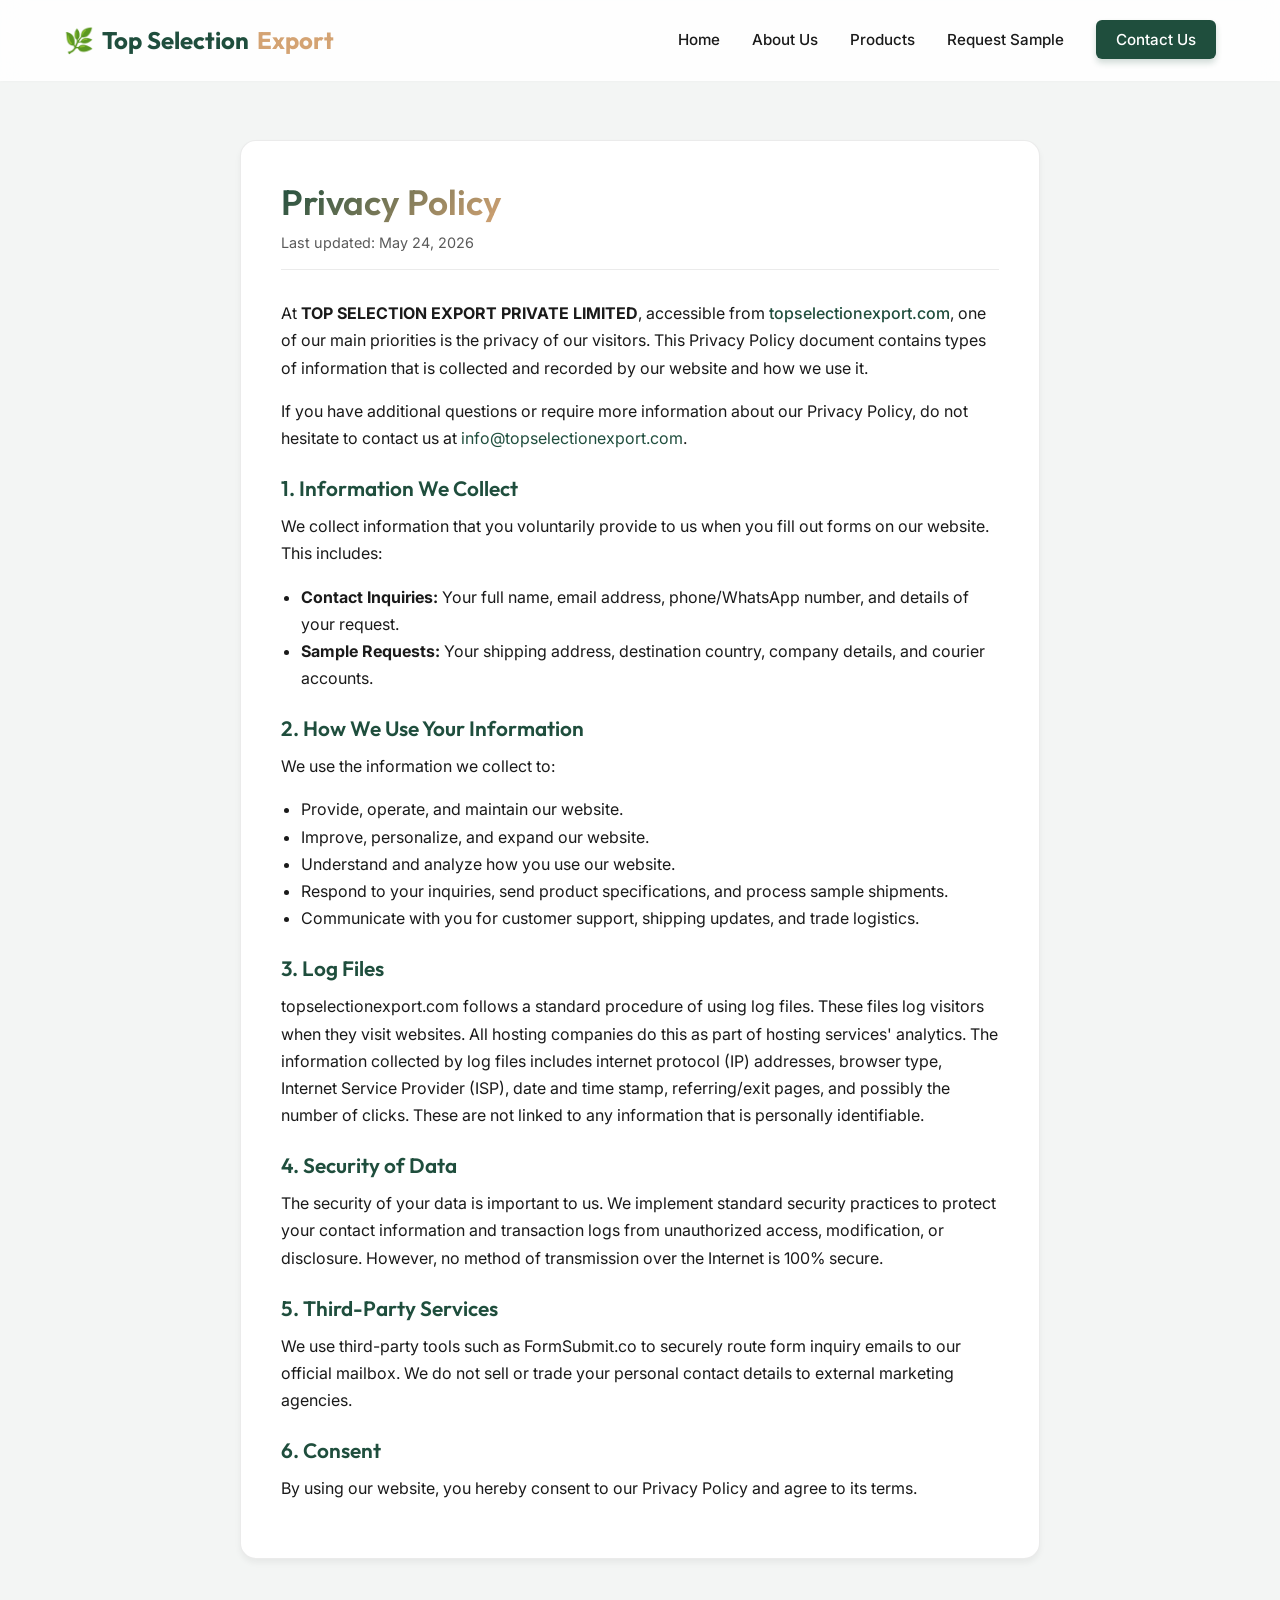
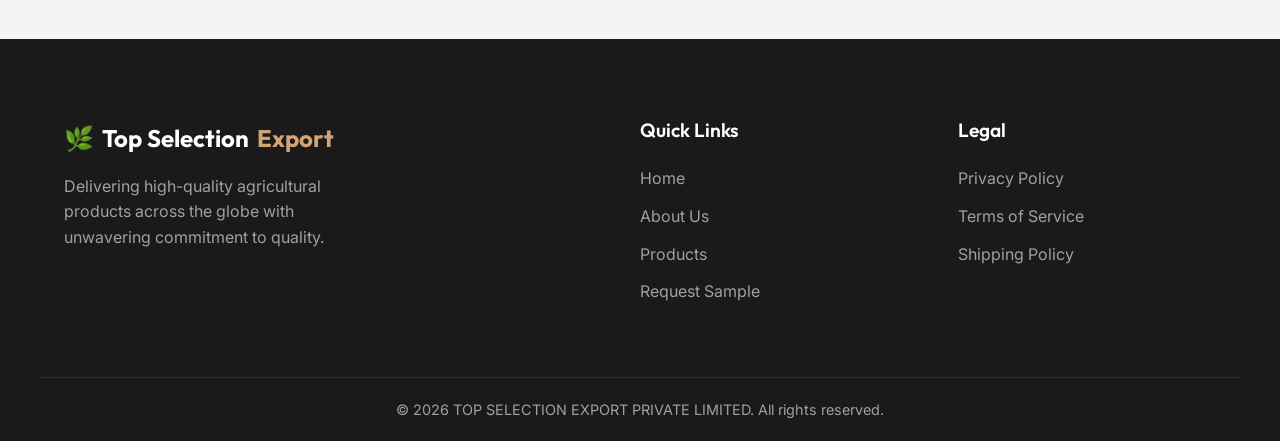
<file: privacy-policy.html>
<!DOCTYPE html>
<html lang="en">
<head>
    <meta charset="UTF-8">
    <meta name="viewport" content="width=device-width, initial-scale=1.0">
    <title>Privacy Policy | Top Selection Export</title>
    <meta name="description" content="Privacy Policy for Top Selection Export Private Limited.">
    <link rel="preconnect" href="https://fonts.googleapis.com">
    <link rel="preconnect" href="https://fonts.gstatic.com" crossorigin>
    <link href="https://fonts.googleapis.com/css2?family=Outfit:wght@300;400;500;600;700&family=Inter:wght@300;400;500&display=swap" rel="stylesheet">
    <link rel="stylesheet" href="styles.css">
</head>
<body>
    <header class="header">
        <div class="container header-content">
            <a href="index.html" class="logo">
                <span class="logo-icon">🌿</span>
                Top Selection<span class="logo-highlight">Export</span>
            </a>
            <nav class="nav">
                <ul class="nav-list">
                    <li><a href="index.html#home" class="nav-link">Home</a></li>
                    <li><a href="about.html" class="nav-link">About Us</a></li>
                    <li><a href="index.html#products" class="nav-link">Products</a></li>
                    <li><a href="request-sample.html" class="nav-link">Request Sample</a></li>
                    <li><a href="contact.html" class="nav-link nav-btn">Contact Us</a></li>
                </ul>
                <button class="mobile-menu-btn" aria-label="Toggle menu">
                    <span></span>
                    <span></span>
                    <span></span>
                </button>
            </nav>
        </div>
    </header>

    <main class="bg-light" style="padding-top: 140px; padding-bottom: 80px; min-height: 80vh;">
        <div class="container" style="max-width: 800px; background: white; padding: 40px; border-radius: 16px; border: 1px solid var(--border); box-shadow: var(--shadow-sm);">
            <h1 class="section-title" style="margin-bottom: 8px; font-size: 2.2rem;"><span class="text-gradient">Privacy Policy</span></h1>
            <p style="color: var(--text-muted); font-size: 0.9rem; margin-bottom: 30px; border-bottom: 1px solid var(--border); padding-bottom: 15px;">Last updated: May 24, 2026</p>
            
            <div style="color: var(--text-dark); line-height: 1.7; font-size: 1rem;">
                <p style="margin-bottom: 16px;">At <strong>TOP SELECTION EXPORT PRIVATE LIMITED</strong>, accessible from <a href="index.html" style="color: var(--primary); text-decoration: none; font-weight: 500;">topselectionexport.com</a>, one of our main priorities is the privacy of our visitors. This Privacy Policy document contains types of information that is collected and recorded by our website and how we use it.</p>

                <p style="margin-bottom: 24px;">If you have additional questions or require more information about our Privacy Policy, do not hesitate to contact us at <a href="mailto:info@topselectionexport.com" style="color: var(--primary); text-decoration: none;">info@topselectionexport.com</a>.</p>

                <h3 style="color: var(--primary); font-size: 1.3rem; margin-bottom: 12px; margin-top: 24px;">1. Information We Collect</h3>
                <p style="margin-bottom: 16px;">We collect information that you voluntarily provide to us when you fill out forms on our website. This includes:</p>
                <ul style="margin-left: 20px; margin-bottom: 16px; list-style-type: disc;">
                    <li><strong>Contact Inquiries:</strong> Your full name, email address, phone/WhatsApp number, and details of your request.</li>
                    <li><strong>Sample Requests:</strong> Your shipping address, destination country, company details, and courier accounts.</li>
                </ul>

                <h3 style="color: var(--primary); font-size: 1.3rem; margin-bottom: 12px; margin-top: 24px;">2. How We Use Your Information</h3>
                <p style="margin-bottom: 16px;">We use the information we collect to:</p>
                <ul style="margin-left: 20px; margin-bottom: 16px; list-style-type: disc;">
                    <li>Provide, operate, and maintain our website.</li>
                    <li>Improve, personalize, and expand our website.</li>
                    <li>Understand and analyze how you use our website.</li>
                    <li>Respond to your inquiries, send product specifications, and process sample shipments.</li>
                    <li>Communicate with you for customer support, shipping updates, and trade logistics.</li>
                </ul>

                <h3 style="color: var(--primary); font-size: 1.3rem; margin-bottom: 12px; margin-top: 24px;">3. Log Files</h3>
                <p style="margin-bottom: 16px;">topselectionexport.com follows a standard procedure of using log files. These files log visitors when they visit websites. All hosting companies do this as part of hosting services' analytics. The information collected by log files includes internet protocol (IP) addresses, browser type, Internet Service Provider (ISP), date and time stamp, referring/exit pages, and possibly the number of clicks. These are not linked to any information that is personally identifiable.</p>

                <h3 style="color: var(--primary); font-size: 1.3rem; margin-bottom: 12px; margin-top: 24px;">4. Security of Data</h3>
                <p style="margin-bottom: 16px;">The security of your data is important to us. We implement standard security practices to protect your contact information and transaction logs from unauthorized access, modification, or disclosure. However, no method of transmission over the Internet is 100% secure.</p>

                <h3 style="color: var(--primary); font-size: 1.3rem; margin-bottom: 12px; margin-top: 24px;">5. Third-Party Services</h3>
                <p style="margin-bottom: 16px;">We use third-party tools such as FormSubmit.co to securely route form inquiry emails to our official mailbox. We do not sell or trade your personal contact details to external marketing agencies.</p>

                <h3 style="color: var(--primary); font-size: 1.3rem; margin-bottom: 12px; margin-top: 24px;">6. Consent</h3>
                <p style="margin-bottom: 16px;">By using our website, you hereby consent to our Privacy Policy and agree to its terms.</p>
            </div>
        </div>
    </main>

    <footer class="footer">
        <div class="container footer-content">
            <div class="footer-brand">
                <a href="index.html" class="logo">
                    <span class="logo-icon">🌿</span>
                    Top Selection<span class="logo-highlight">Export</span>
                </a>
                <p>Delivering high-quality agricultural products across the globe with unwavering commitment to quality.</p>
            </div>
            <div class="footer-links">
                <h4 class="footer-heading">Quick Links</h4>
                <ul>
                    <li><a href="index.html#home">Home</a></li>
                    <li><a href="about.html">About Us</a></li>
                    <li><a href="index.html#products">Products</a></li>
                    <li><a href="request-sample.html">Request Sample</a></li>
                </ul>
            </div>
            <div class="footer-links">
                <h4 class="footer-heading">Legal</h4>
                <ul>
                    <li><a href="privacy-policy.html">Privacy Policy</a></li>
                    <li><a href="terms-of-service.html">Terms of Service</a></li>
                    <li><a href="shipping-policy.html">Shipping Policy</a></li>
                </ul>
            </div>
        </div>
        <div class="footer-bottom container">
            <p>&copy; <span id="footer-year">2026</span> <span id="company-name-footer">TOP SELECTION EXPORT PRIVATE LIMITED</span>. All rights reserved.</p>
        </div>
    </footer>

    <script src="script.js"></script>
</body>
</html>
</file>
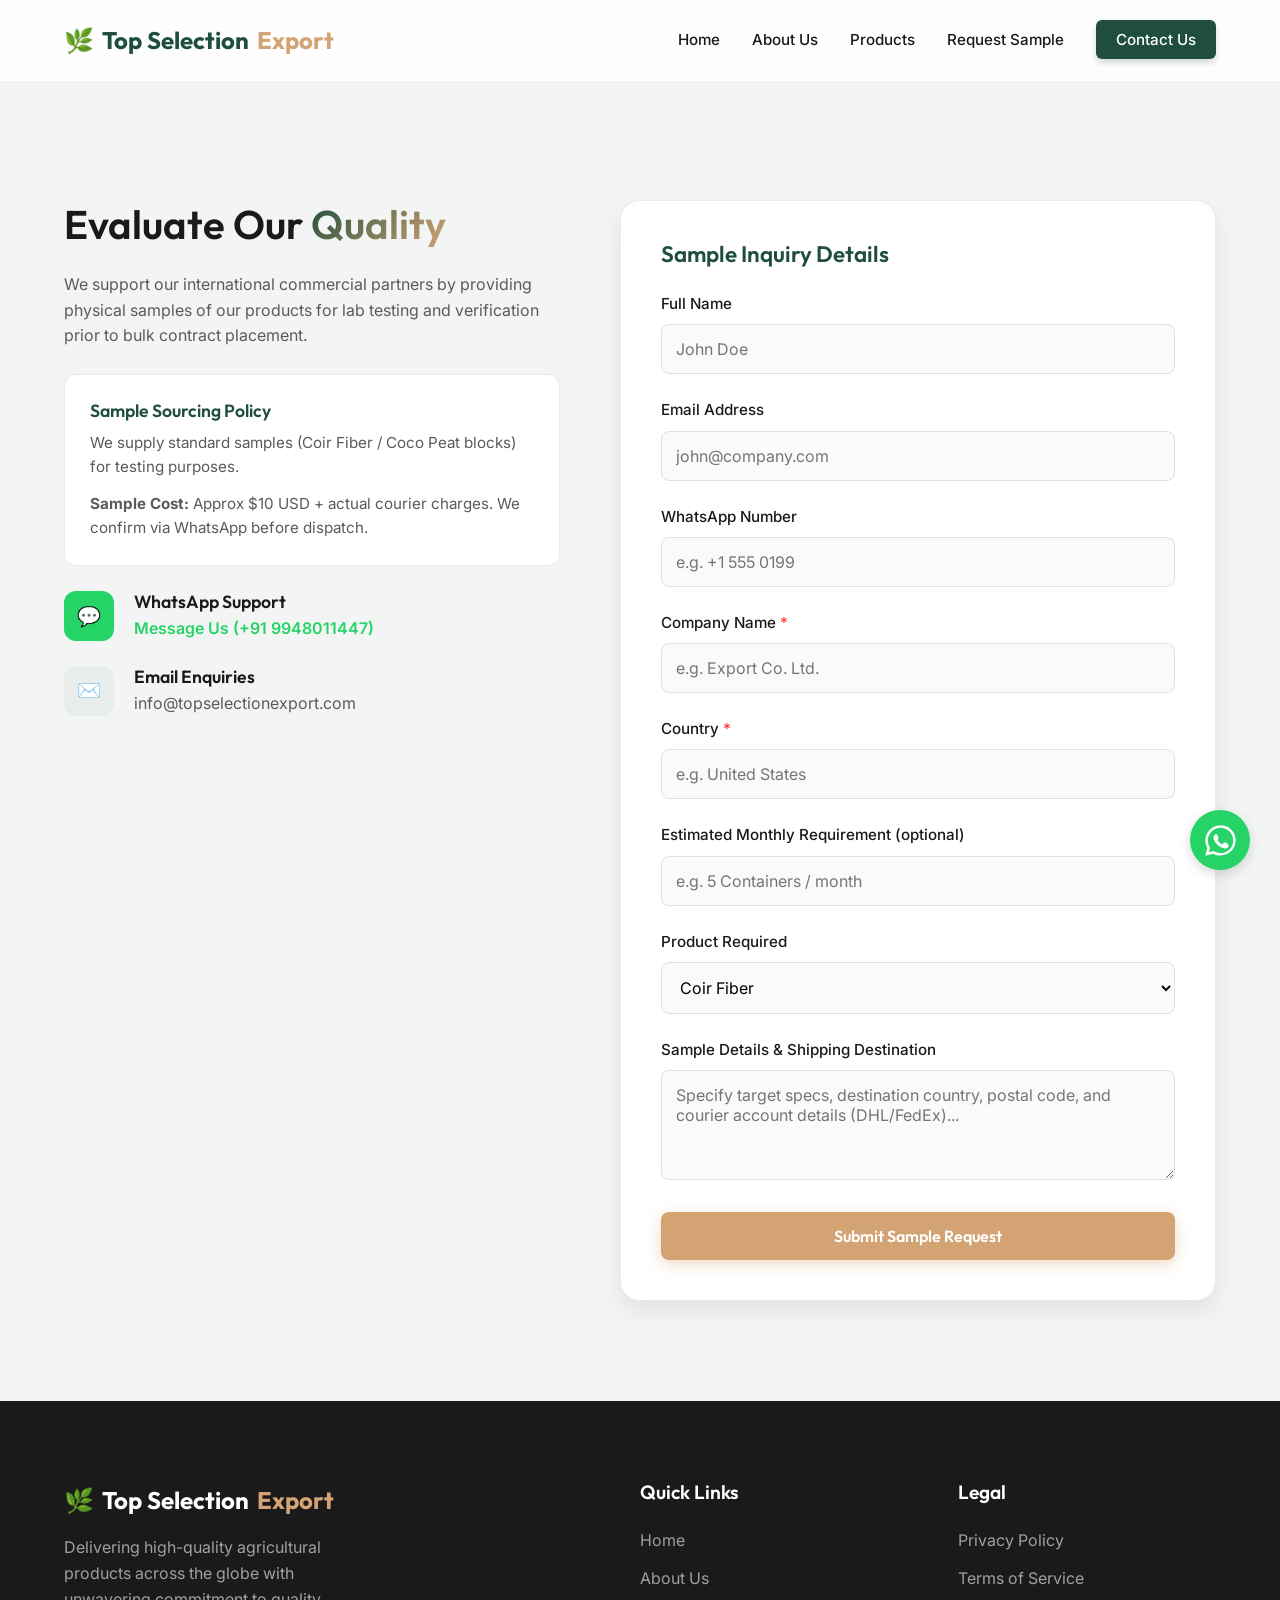
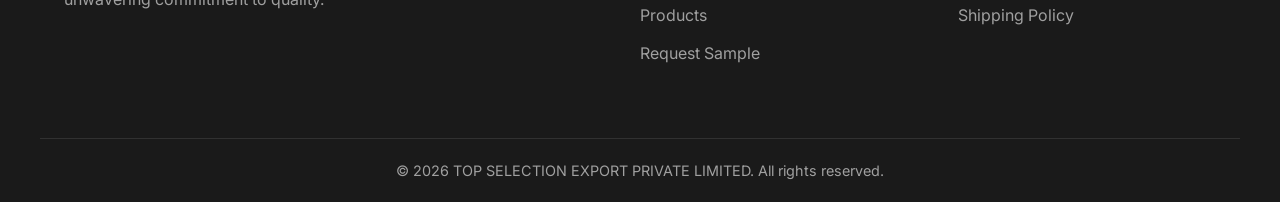
<file: request-sample.html>
<!DOCTYPE html>
<html lang="en">
<head>
    <meta charset="UTF-8">
    <meta name="viewport" content="width=device-width, initial-scale=1.0">
    <title>Request Product Samples | Top Selection Export</title>
    <meta name="description" content="Request physical samples of our Coco Peat and Coir Fiber for quality evaluation and commercial testing.">
    <link rel="preconnect" href="https://fonts.googleapis.com">
    <link rel="preconnect" href="https://fonts.gstatic.com" crossorigin>
    <link href="https://fonts.googleapis.com/css2?family=Outfit:wght@300;400;500;600;700&family=Inter:wght@300;400;500&display=swap" rel="stylesheet">
    <link rel="stylesheet" href="styles.css">
</head>
<body>
    <header class="header">
        <div class="container header-content">
            <a href="index.html" class="logo">
                <span class="logo-icon">🌿</span>
                Top Selection<span class="logo-highlight">Export</span>
            </a>
            <nav class="nav">
                <ul class="nav-list">
                    <li><a href="index.html#home" class="nav-link">Home</a></li>
                    <li><a href="about.html" class="nav-link">About Us</a></li>
                    <li><a href="index.html#products" class="nav-link">Products</a></li>
                    <li><a href="request-sample.html" class="nav-link">Request Sample</a></li>
                    <li><a href="contact.html" class="nav-link nav-btn">Contact Us</a></li>
                </ul>
                <button class="mobile-menu-btn" aria-label="Toggle menu">
                    <span></span>
                    <span></span>
                    <span></span>
                </button>
            </nav>
        </div>
    </header>

    <main class="bg-light" style="padding-top: 100px; min-height: 80vh;">
        <section class="contact section-padding">
            <div class="container contact-container">
                <div class="contact-info fade-in-up">
                    <h2 class="section-title">Evaluate Our <span class="text-gradient">Quality</span></h2>
                    <p class="contact-desc" style="margin-bottom: 25px;">We support our international commercial partners by providing physical samples of our products for lab testing and verification prior to bulk contract placement.</p>
                    
                    <div style="background: white; padding: 25px; border-radius: 12px; border: 1px solid var(--border); margin-bottom: 25px;">
                        <h4 style="font-size: 1.1rem; margin-bottom: 10px; color: var(--primary);">Sample Sourcing Policy</h4>
                        <p style="color: var(--text-muted); font-size: 0.95rem; line-height: 1.6; margin-bottom: 12px;">
                            We supply standard samples (Coir Fiber / Coco Peat blocks) for testing purposes. 
                        </p>
                        <p style="color: var(--text-muted); font-size: 0.95rem; line-height: 1.6; margin-bottom: 0;">
                            <strong>Sample Cost:</strong> Approx $10 USD + actual courier charges. We confirm via WhatsApp before dispatch.
                        </p>
                    </div>

                    <div class="contact-details">
                        <div class="contact-item">
                            <div class="icon-box" style="background:#25D366; color:white;">💬</div>
                            <div>
                                <h4>WhatsApp Support</h4>
                                <p><a href="https://wa.me/919948011447" target="_blank" style="color: #25D366; text-decoration: none; font-weight: 600;">Message Us (+91 9948011447)</a></p>
                            </div>
                        </div>
                        <div class="contact-item">
                            <div class="icon-box">✉️</div>
                            <div>
                                <h4>Email Enquiries</h4>
                                <p><a href="mailto:info@topselectionexport.com" style="color: inherit; text-decoration: none;">info@topselectionexport.com</a></p>
                            </div>
                        </div>
                    </div>
                </div>
                
                <div class="contact-form-wrapper fade-in-up" style="background: white; border: 1px solid var(--border); border-radius: 20px; box-shadow: var(--shadow-md);">
                    <form class="sample-request-form" action="https://api.web3forms.com/submit" method="POST">
                        <input type="hidden" name="access_key" value="e5a4bd54-7681-4095-acf7-f921510fbe27">
                        <h3 style="margin-bottom: 24px; font-size: 1.4rem; color: var(--primary);">Sample Inquiry Details</h3>
                        
                        <div class="form-group">
                            <label for="name">Full Name</label>
                            <input type="text" id="name" name="Name" required placeholder="John Doe">
                        </div>
                        <div class="form-group">
                            <label for="email">Email Address</label>
                            <input type="email" id="email" name="Email" required placeholder="john@company.com">
                        </div>
                        <div class="form-group">
                            <label for="whatsapp">WhatsApp Number</label>
                            <input type="text" id="whatsapp" name="WhatsApp" required placeholder="e.g. +1 555 0199">
                        </div>
                        <div class="form-group">
                            <label for="company">Company Name <span style="color: #FF3B30;">*</span></label>
                            <input type="text" id="company" name="Company" placeholder="e.g. Export Co. Ltd.">
                        </div>
                        <div class="form-group">
                            <label for="country">Country <span style="color: #FF3B30;">*</span></label>
                            <input type="text" id="country" name="Country" placeholder="e.g. United States">
                        </div>
                        <div class="form-group">
                            <label for="requirement">Estimated Monthly Requirement (optional)</label>
                            <input type="text" id="requirement" name="Monthly Requirement" placeholder="e.g. 5 Containers / month">
                        </div>
                        <div class="form-group">
                            <label for="product">Product Required</label>
                            <select id="product" name="Product">
                                <option value="coir">Coir Fiber</option>
                                <option value="peat">Coco Peat</option>
                                <option value="both">Both Coir Fiber & Coco Peat</option>
                            </select>
                        </div>
                        <div class="form-group">
                            <label for="details">Sample Details & Shipping Destination</label>
                            <textarea id="details" name="Details" rows="4" required placeholder="Specify target specs, destination country, postal code, and courier account details (DHL/FedEx)..."></textarea>
                        </div>
                        <button type="submit" class="btn btn-primary btn-block">Submit Sample Request</button>
                    </form>
                </div>
            </div>
        </section>
    </main>

    <footer class="footer">
        <div class="container footer-content">
            <div class="footer-brand">
                <a href="index.html" class="logo">
                    <span class="logo-icon">🌿</span>
                    Top Selection<span class="logo-highlight">Export</span>
                </a>
                <p>Delivering high-quality agricultural products across the globe with unwavering commitment to quality.</p>
            </div>
            <div class="footer-links">
                <h4 class="footer-heading">Quick Links</h4>
                <ul>
                    <li><a href="index.html#home">Home</a></li>
                    <li><a href="about.html">About Us</a></li>
                    <li><a href="index.html#products">Products</a></li>
                    <li><a href="request-sample.html">Request Sample</a></li>
                </ul>
            </div>
            <div class="footer-links">
                <h4 class="footer-heading">Legal</h4>
                <ul>
                    <li><a href="privacy-policy.html">Privacy Policy</a></li>
                    <li><a href="terms-of-service.html">Terms of Service</a></li>
                    <li><a href="shipping-policy.html">Shipping Policy</a></li>
                </ul>
            </div>
        </div>
        <div class="footer-bottom container">
            <p>&copy; 2026 TOP SELECTION EXPORT PRIVATE LIMITED. All rights reserved.</p>
        </div>
    </footer>

    <a href="https://wa.me/919948011447" class="whatsapp-float" target="_blank" aria-label="Chat on WhatsApp">
        <svg viewBox="0 0 32 32" width="35" height="35"><path fill="#FFF" d="M16.033 2.1c-7.662 0-13.87 6.208-13.87 13.87 0 2.45.64 4.84 1.848 6.945L2.1 29.9l7.158-1.88c2.043 1.127 4.36 1.722 6.775 1.722 7.66 0 13.87-6.208 13.87-13.87S23.694 2.1 16.032 2.1zm0 25.39c-2.073 0-4.103-.556-5.88-1.61l-.422-.25-4.366 1.147 1.166-4.254-.275-.436c-1.16-1.84-1.774-3.963-1.774-6.117 0-6.38 5.193-11.574 11.573-11.574 6.38 0 11.573 5.193 11.573 11.574s-5.193 11.574-11.573 11.574zm6.345-8.665c-.347-.174-2.052-1.013-2.37-1.13-.318-.116-.55-.174-.78.174-.233.348-.898 1.13-1.1 1.362-.203.232-.405.26-.753.087-1.7-.84-2.92-1.583-4.044-3.51-.23-.396.226-.364.9-1.71.116-.233.058-.435-.028-.61-.087-.174-.78-1.883-1.07-2.577-.28-.675-.564-.584-.78-.595-.203-.01-.435-.01-.666-.01s-.608.087-.927.435c-.318.348-1.216 1.188-1.216 2.897 0 1.71 1.245 3.362 1.418 3.594.174.232 2.45 3.738 5.937 5.244 2.37 1.025 3.257 1.1 3.865.927.683-.195 2.052-.84 2.34-1.65.29-.81.29-1.506.204-1.65-.088-.145-.32-.232-.667-.406z"/></svg>
    </a>

    <script src="script.js"></script>
</body>
</html>
</file>
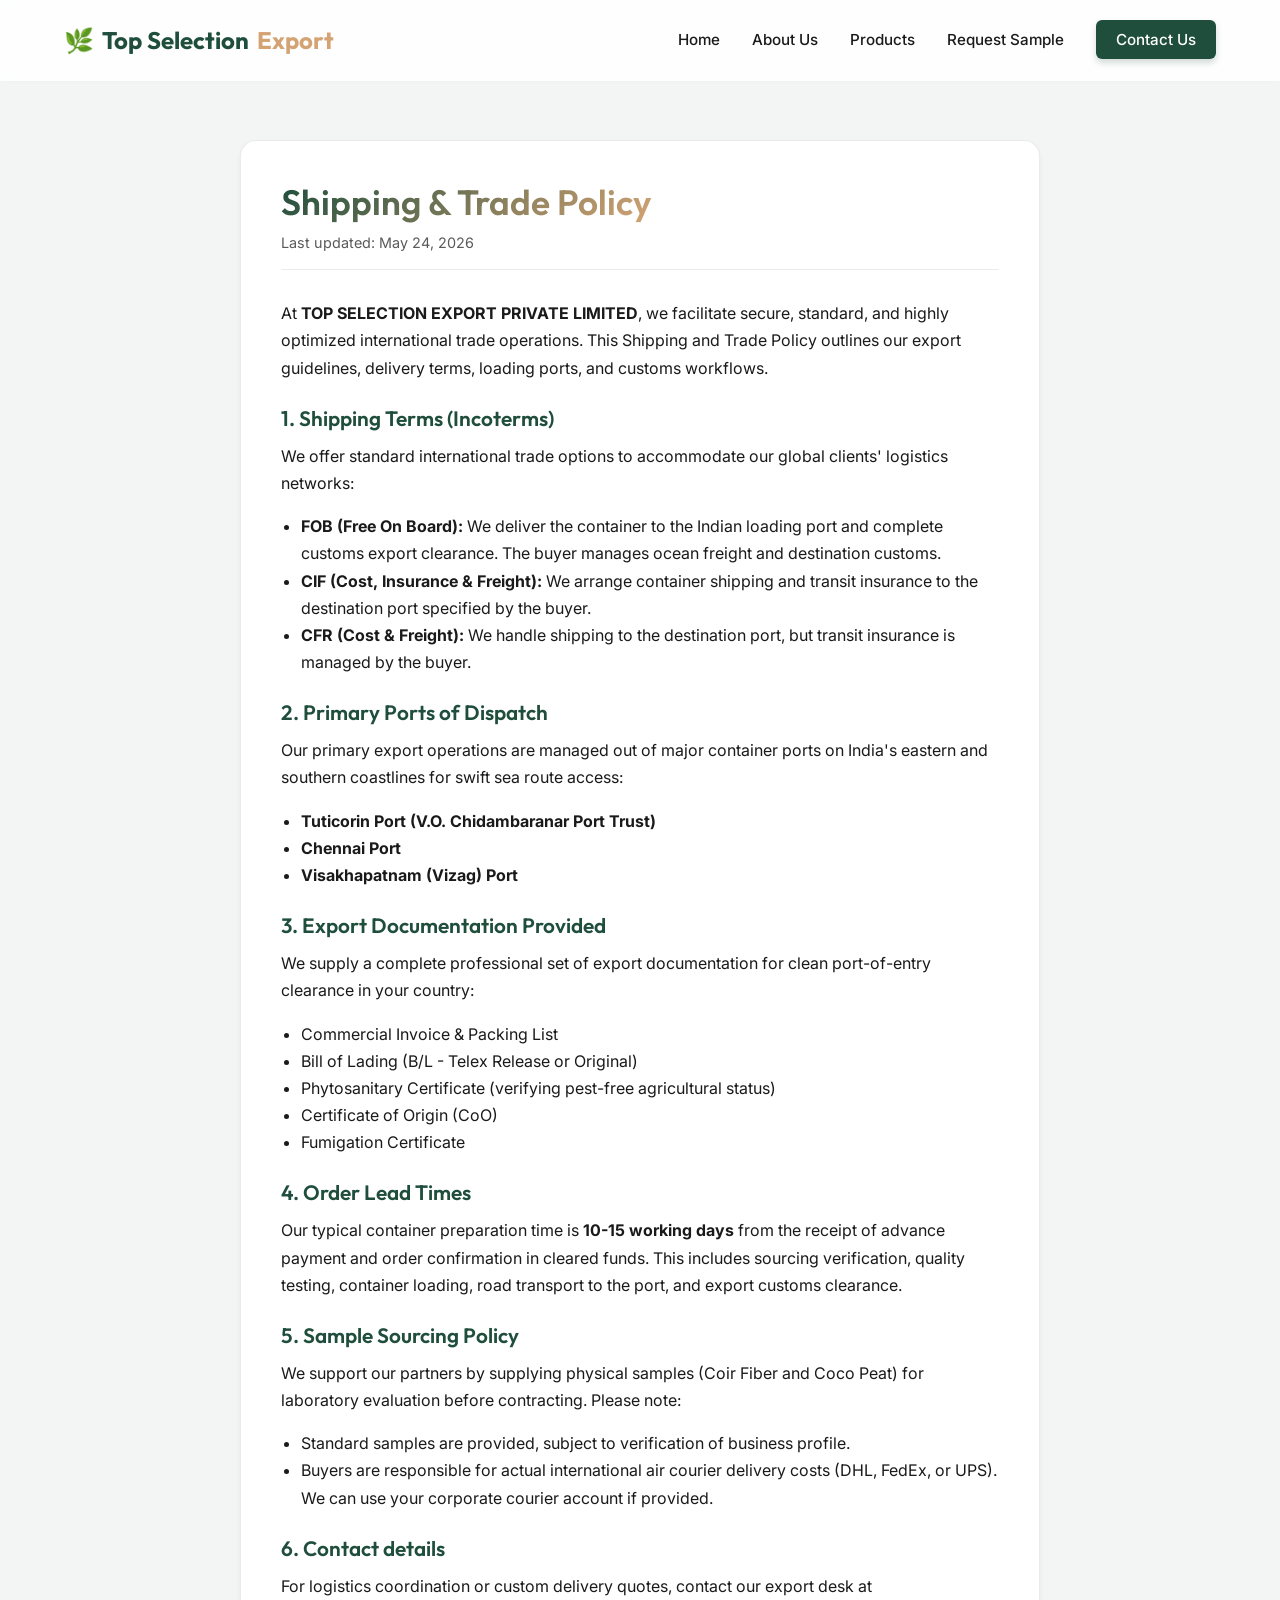
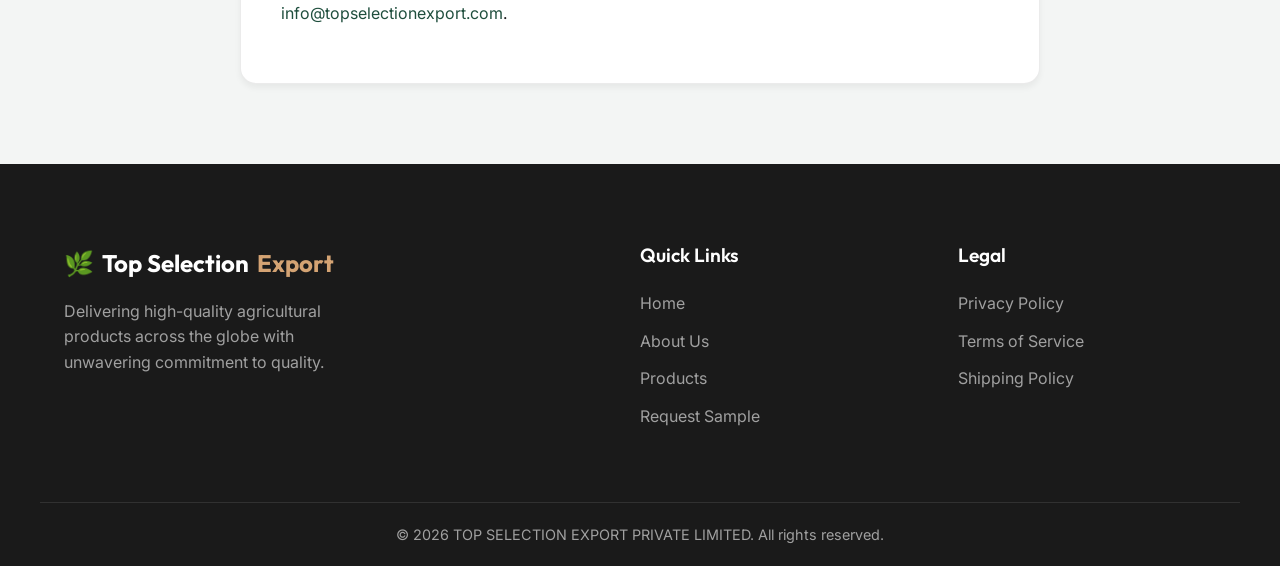
<file: shipping-policy.html>
<!DOCTYPE html>
<html lang="en">
<head>
    <meta charset="UTF-8">
    <meta name="viewport" content="width=device-width, initial-scale=1.0">
    <title>Shipping & Trade Policy | Top Selection Export</title>
    <meta name="description" content="International shipping, freight terms, loading ports, and customs clearance policies for Top Selection Export.">
    <link rel="preconnect" href="https://fonts.googleapis.com">
    <link rel="preconnect" href="https://fonts.gstatic.com" crossorigin>
    <link href="https://fonts.googleapis.com/css2?family=Outfit:wght@300;400;500;600;700&family=Inter:wght@300;400;500&display=swap" rel="stylesheet">
    <link rel="stylesheet" href="styles.css">
</head>
<body>
    <header class="header">
        <div class="container header-content">
            <a href="index.html" class="logo">
                <span class="logo-icon">🌿</span>
                Top Selection<span class="logo-highlight">Export</span>
            </a>
            <nav class="nav">
                <ul class="nav-list">
                    <li><a href="index.html#home" class="nav-link">Home</a></li>
                    <li><a href="about.html" class="nav-link">About Us</a></li>
                    <li><a href="index.html#products" class="nav-link">Products</a></li>
                    <li><a href="request-sample.html" class="nav-link">Request Sample</a></li>
                    <li><a href="contact.html" class="nav-link nav-btn">Contact Us</a></li>
                </ul>
                <button class="mobile-menu-btn" aria-label="Toggle menu">
                    <span></span>
                    <span></span>
                    <span></span>
                </button>
            </nav>
        </div>
    </header>

    <main class="bg-light" style="padding-top: 140px; padding-bottom: 80px; min-height: 80vh;">
        <div class="container" style="max-width: 800px; background: white; padding: 40px; border-radius: 16px; border: 1px solid var(--border); box-shadow: var(--shadow-sm);">
            <h1 class="section-title" style="margin-bottom: 8px; font-size: 2.2rem;"><span class="text-gradient">Shipping & Trade Policy</span></h1>
            <p style="color: var(--text-muted); font-size: 0.9rem; margin-bottom: 30px; border-bottom: 1px solid var(--border); padding-bottom: 15px;">Last updated: May 24, 2026</p>
            
            <div style="color: var(--text-dark); line-height: 1.7; font-size: 1rem;">
                <p style="margin-bottom: 16px;">At <strong>TOP SELECTION EXPORT PRIVATE LIMITED</strong>, we facilitate secure, standard, and highly optimized international trade operations. This Shipping and Trade Policy outlines our export guidelines, delivery terms, loading ports, and customs workflows.</p>

                <h3 style="color: var(--primary); font-size: 1.3rem; margin-bottom: 12px; margin-top: 24px;">1. Shipping Terms (Incoterms)</h3>
                <p style="margin-bottom: 16px;">We offer standard international trade options to accommodate our global clients' logistics networks:</p>
                <ul style="margin-left: 20px; margin-bottom: 16px; list-style-type: disc;">
                    <li><strong>FOB (Free On Board):</strong> We deliver the container to the Indian loading port and complete customs export clearance. The buyer manages ocean freight and destination customs.</li>
                    <li><strong>CIF (Cost, Insurance & Freight):</strong> We arrange container shipping and transit insurance to the destination port specified by the buyer.</li>
                    <li><strong>CFR (Cost & Freight):</strong> We handle shipping to the destination port, but transit insurance is managed by the buyer.</li>
                </ul>

                <h3 style="color: var(--primary); font-size: 1.3rem; margin-bottom: 12px; margin-top: 24px;">2. Primary Ports of Dispatch</h3>
                <p style="margin-bottom: 16px;">Our primary export operations are managed out of major container ports on India's eastern and southern coastlines for swift sea route access:</p>
                <ul style="margin-left: 20px; margin-bottom: 16px; list-style-type: disc;">
                    <li><strong>Tuticorin Port (V.O. Chidambaranar Port Trust)</strong></li>
                    <li><strong>Chennai Port</strong></li>
                    <li><strong>Visakhapatnam (Vizag) Port</strong></li>
                </ul>

                <h3 style="color: var(--primary); font-size: 1.3rem; margin-bottom: 12px; margin-top: 24px;">3. Export Documentation Provided</h3>
                <p style="margin-bottom: 16px;">We supply a complete professional set of export documentation for clean port-of-entry clearance in your country:</p>
                <ul style="margin-left: 20px; margin-bottom: 16px; list-style-type: disc;">
                    <li>Commercial Invoice & Packing List</li>
                    <li>Bill of Lading (B/L - Telex Release or Original)</li>
                    <li>Phytosanitary Certificate (verifying pest-free agricultural status)</li>
                    <li>Certificate of Origin (CoO)</li>
                    <li>Fumigation Certificate</li>
                </ul>

                <h3 style="color: var(--primary); font-size: 1.3rem; margin-bottom: 12px; margin-top: 24px;">4. Order Lead Times</h3>
                <p style="margin-bottom: 16px;">Our typical container preparation time is <strong>10-15 working days</strong> from the receipt of advance payment and order confirmation in cleared funds. This includes sourcing verification, quality testing, container loading, road transport to the port, and export customs clearance.</p>

                <h3 style="color: var(--primary); font-size: 1.3rem; margin-bottom: 12px; margin-top: 24px;">5. Sample Sourcing Policy</h3>
                <p style="margin-bottom: 16px;">We support our partners by supplying physical samples (Coir Fiber and Coco Peat) for laboratory evaluation before contracting. Please note:</p>
                <ul style="margin-left: 20px; margin-bottom: 16px; list-style-type: disc;">
                    <li>Standard samples are provided, subject to verification of business profile.</li>
                    <li>Buyers are responsible for actual international air courier delivery costs (DHL, FedEx, or UPS). We can use your corporate courier account if provided.</li>
                </ul>

                <h3 style="color: var(--primary); font-size: 1.3rem; margin-bottom: 12px; margin-top: 24px;">6. Contact details</h3>
                <p style="margin-bottom: 16px;">For logistics coordination or custom delivery quotes, contact our export desk at <a href="mailto:info@topselectionexport.com" style="color: var(--primary); text-decoration: none;">info@topselectionexport.com</a>.</p>
            </div>
        </div>
    </main>

    <footer class="footer">
        <div class="container footer-content">
            <div class="footer-brand">
                <a href="index.html" class="logo">
                    <span class="logo-icon">🌿</span>
                    Top Selection<span class="logo-highlight">Export</span>
                </a>
                <p>Delivering high-quality agricultural products across the globe with unwavering commitment to quality.</p>
            </div>
            <div class="footer-links">
                <h4 class="footer-heading">Quick Links</h4>
                <ul>
                    <li><a href="index.html#home">Home</a></li>
                    <li><a href="about.html">About Us</a></li>
                    <li><a href="index.html#products">Products</a></li>
                    <li><a href="request-sample.html">Request Sample</a></li>
                </ul>
            </div>
            <div class="footer-links">
                <h4 class="footer-heading">Legal</h4>
                <ul>
                    <li><a href="privacy-policy.html">Privacy Policy</a></li>
                    <li><a href="terms-of-service.html">Terms of Service</a></li>
                    <li><a href="shipping-policy.html">Shipping Policy</a></li>
                </ul>
            </div>
        </div>
        <div class="footer-bottom container">
            <p>&copy; <span id="footer-year">2026</span> <span id="company-name-footer">TOP SELECTION EXPORT PRIVATE LIMITED</span>. All rights reserved.</p>
        </div>
    </footer>

    <script src="script.js"></script>
</body>
</html>
</file>
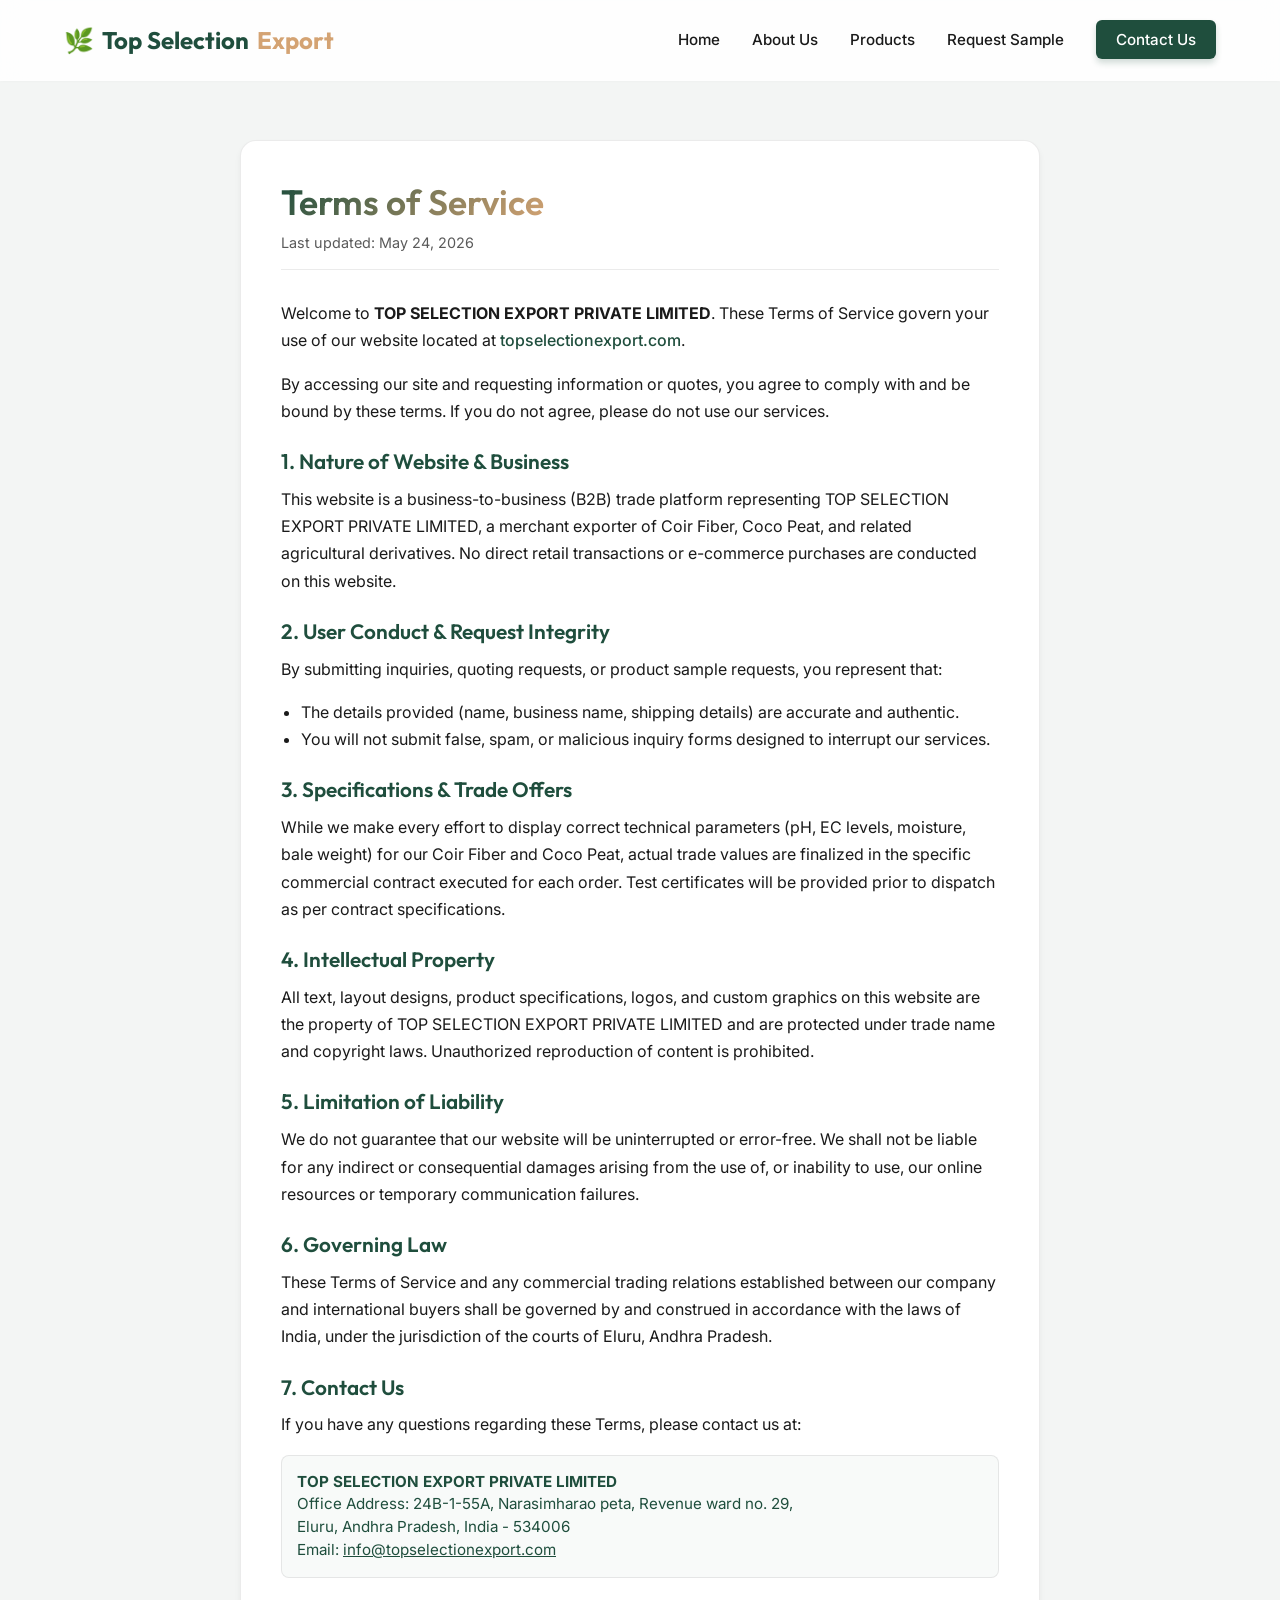
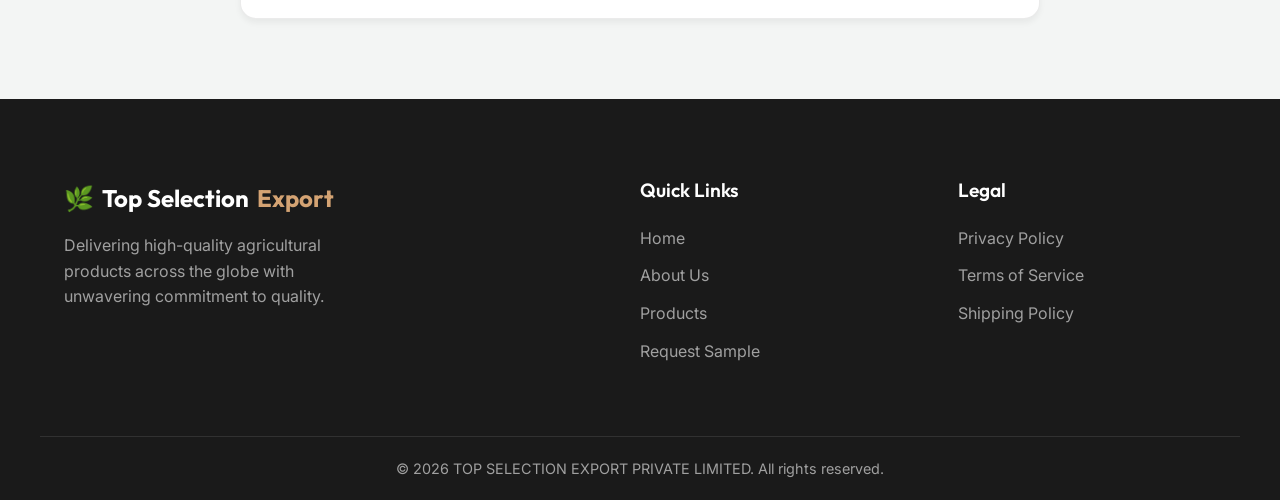
<file: terms-of-service.html>
<!DOCTYPE html>
<html lang="en">
<head>
    <meta charset="UTF-8">
    <meta name="viewport" content="width=device-width, initial-scale=1.0">
    <title>Terms of Service | Top Selection Export</title>
    <meta name="description" content="Terms of Service for Top Selection Export Private Limited.">
    <link rel="preconnect" href="https://fonts.googleapis.com">
    <link rel="preconnect" href="https://fonts.gstatic.com" crossorigin>
    <link href="https://fonts.googleapis.com/css2?family=Outfit:wght@300;400;500;600;700&family=Inter:wght@300;400;500&display=swap" rel="stylesheet">
    <link rel="stylesheet" href="styles.css">
</head>
<body>
    <header class="header">
        <div class="container header-content">
            <a href="index.html" class="logo">
                <span class="logo-icon">🌿</span>
                Top Selection<span class="logo-highlight">Export</span>
            </a>
            <nav class="nav">
                <ul class="nav-list">
                    <li><a href="index.html#home" class="nav-link">Home</a></li>
                    <li><a href="about.html" class="nav-link">About Us</a></li>
                    <li><a href="index.html#products" class="nav-link">Products</a></li>
                    <li><a href="request-sample.html" class="nav-link">Request Sample</a></li>
                    <li><a href="contact.html" class="nav-link nav-btn">Contact Us</a></li>
                </ul>
                <button class="mobile-menu-btn" aria-label="Toggle menu">
                    <span></span>
                    <span></span>
                    <span></span>
                </button>
            </nav>
        </div>
    </header>

    <main class="bg-light" style="padding-top: 140px; padding-bottom: 80px; min-height: 80vh;">
        <div class="container" style="max-width: 800px; background: white; padding: 40px; border-radius: 16px; border: 1px solid var(--border); box-shadow: var(--shadow-sm);">
            <h1 class="section-title" style="margin-bottom: 8px; font-size: 2.2rem;"><span class="text-gradient">Terms of Service</span></h1>
            <p style="color: var(--text-muted); font-size: 0.9rem; margin-bottom: 30px; border-bottom: 1px solid var(--border); padding-bottom: 15px;">Last updated: May 24, 2026</p>
            
            <div style="color: var(--text-dark); line-height: 1.7; font-size: 1rem;">
                <p style="margin-bottom: 16px;">Welcome to <strong>TOP SELECTION EXPORT PRIVATE LIMITED</strong>. These Terms of Service govern your use of our website located at <a href="index.html" style="color: var(--primary); text-decoration: none; font-weight: 500;">topselectionexport.com</a>.</p>

                <p style="margin-bottom: 24px;">By accessing our site and requesting information or quotes, you agree to comply with and be bound by these terms. If you do not agree, please do not use our services.</p>

                <h3 style="color: var(--primary); font-size: 1.3rem; margin-bottom: 12px; margin-top: 24px;">1. Nature of Website & Business</h3>
                <p style="margin-bottom: 16px;">This website is a business-to-business (B2B) trade platform representing TOP SELECTION EXPORT PRIVATE LIMITED, a merchant exporter of Coir Fiber, Coco Peat, and related agricultural derivatives. No direct retail transactions or e-commerce purchases are conducted on this website.</p>

                <h3 style="color: var(--primary); font-size: 1.3rem; margin-bottom: 12px; margin-top: 24px;">2. User Conduct & Request Integrity</h3>
                <p style="margin-bottom: 16px;">By submitting inquiries, quoting requests, or product sample requests, you represent that:</p>
                <ul style="margin-left: 20px; margin-bottom: 16px; list-style-type: disc;">
                    <li>The details provided (name, business name, shipping details) are accurate and authentic.</li>
                    <li>You will not submit false, spam, or malicious inquiry forms designed to interrupt our services.</li>
                </ul>

                <h3 style="color: var(--primary); font-size: 1.3rem; margin-bottom: 12px; margin-top: 24px;">3. Specifications & Trade Offers</h3>
                <p style="margin-bottom: 16px;">While we make every effort to display correct technical parameters (pH, EC levels, moisture, bale weight) for our Coir Fiber and Coco Peat, actual trade values are finalized in the specific commercial contract executed for each order. Test certificates will be provided prior to dispatch as per contract specifications.</p>

                <h3 style="color: var(--primary); font-size: 1.3rem; margin-bottom: 12px; margin-top: 24px;">4. Intellectual Property</h3>
                <p style="margin-bottom: 16px;">All text, layout designs, product specifications, logos, and custom graphics on this website are the property of TOP SELECTION EXPORT PRIVATE LIMITED and are protected under trade name and copyright laws. Unauthorized reproduction of content is prohibited.</p>

                <h3 style="color: var(--primary); font-size: 1.3rem; margin-bottom: 12px; margin-top: 24px;">5. Limitation of Liability</h3>
                <p style="margin-bottom: 16px;">We do not guarantee that our website will be uninterrupted or error-free. We shall not be liable for any indirect or consequential damages arising from the use of, or inability to use, our online resources or temporary communication failures.</p>

                <h3 style="color: var(--primary); font-size: 1.3rem; margin-bottom: 12px; margin-top: 24px;">6. Governing Law</h3>
                <p style="margin-bottom: 16px;">These Terms of Service and any commercial trading relations established between our company and international buyers shall be governed by and construed in accordance with the laws of India, under the jurisdiction of the courts of Eluru, Andhra Pradesh.</p>

                <h3 style="color: var(--primary); font-size: 1.3rem; margin-bottom: 12px; margin-top: 24px;">7. Contact Us</h3>
                <p style="margin-bottom: 16px;">If you have any questions regarding these Terms, please contact us at:</p>
                <p style="background: #F8FAF9; padding: 15px; border-radius: 8px; border: 1px solid var(--border); font-size: 0.95rem; line-height: 1.5; color: var(--primary);">
                    <strong>TOP SELECTION EXPORT PRIVATE LIMITED</strong><br>
                    Office Address: 24B-1-55A, Narasimharao peta, Revenue ward no. 29,<br>
                    Eluru, Andhra Pradesh, India - 534006<br>
                    Email: <a href="mailto:info@topselectionexport.com" style="color: inherit;">info@topselectionexport.com</a>
                </p>
            </div>
        </div>
    </main>

    <footer class="footer">
        <div class="container footer-content">
            <div class="footer-brand">
                <a href="index.html" class="logo">
                    <span class="logo-icon">🌿</span>
                    Top Selection<span class="logo-highlight">Export</span>
                </a>
                <p>Delivering high-quality agricultural products across the globe with unwavering commitment to quality.</p>
            </div>
            <div class="footer-links">
                <h4 class="footer-heading">Quick Links</h4>
                <ul>
                    <li><a href="index.html#home">Home</a></li>
                    <li><a href="about.html">About Us</a></li>
                    <li><a href="index.html#products">Products</a></li>
                    <li><a href="request-sample.html">Request Sample</a></li>
                </ul>
            </div>
            <div class="footer-links">
                <h4 class="footer-heading">Legal</h4>
                <ul>
                    <li><a href="privacy-policy.html">Privacy Policy</a></li>
                    <li><a href="terms-of-service.html">Terms of Service</a></li>
                    <li><a href="shipping-policy.html">Shipping Policy</a></li>
                </ul>
            </div>
        </div>
        <div class="footer-bottom container">
            <p>&copy; <span id="footer-year">2026</span> <span id="company-name-footer">TOP SELECTION EXPORT PRIVATE LIMITED</span>. All rights reserved.</p>
        </div>
    </footer>

    <script src="script.js"></script>
</body>
</html>
</file>
<file: styles.css>
/* Base Reset & Variables */
:root {
    --primary: #1F4E3D; /* Deep Forest Green */
    --primary-light: #2A6A52;
    --secondary: #D4A373; /* Coir Golden Brown */
    --secondary-hover: #C28D5B;
    --accent: #E9EDC9; /* Light Green Tint */
    --text-dark: #1A1A1A;
    --text-muted: #5A5A5A;
    --bg-main: #FAFAFA;
    --bg-surface: #FFFFFF;
    --border: rgba(0, 0, 0, 0.08);
    --shadow-sm: 0 4px 6px rgba(0,0,0,0.05);
    --shadow-md: 0 10px 25px rgba(0,0,0,0.08);
    --shadow-lg: 0 20px 40px rgba(0,0,0,0.12);
    
    --font-heading: 'Outfit', sans-serif;
    --font-body: 'Inter', sans-serif;
}

* {
    margin: 0;
    padding: 0;
    box-sizing: border-box;
}

html {
    scroll-behavior: smooth;
    scroll-padding-top: 80px;
}

body {
    font-family: var(--font-body);
    font-size: 16px;
    line-height: 1.6;
    color: var(--text-dark);
    background-color: var(--bg-main);
    overflow-x: hidden;
}

/* Typography */
h1, h2, h3, h4, h5, h6 {
    font-family: var(--font-heading);
    font-weight: 600;
    line-height: 1.2;
    color: var(--text-dark);
}

.text-gradient {
    background: linear-gradient(135deg, var(--primary), var(--secondary));
    -webkit-background-clip: text;
    -webkit-text-fill-color: transparent;
    background-clip: text;
}

/* Layout */
.container {
    width: 100%;
    max-width: 1200px;
    margin: 0 auto;
    padding: 0 24px;
}

.section-padding {
    padding: 100px 0;
}

.bg-light {
    background-color: #F3F5F4;
}

/* Header & Nav (Glassmorphism) */
.header {
    position: fixed;
    top: 0;
    left: 0;
    width: 100%;
    z-index: 1000;
    background: rgba(255, 255, 255, 0.85);
    backdrop-filter: blur(12px);
    -webkit-backdrop-filter: blur(12px);
    border-bottom: 1px solid rgba(255,255,255,0.3);
    box-shadow: 0 1px 3px rgba(0,0,0,0.02);
    transition: all 0.3s ease;
}

.header.scrolled {
    background: rgba(255, 255, 255, 0.95);
    box-shadow: 0 4px 10px rgba(0,0,0,0.05);
}

.header-content {
    display: flex;
    justify-content: space-between;
    align-items: center;
    height: 80px;
}

.logo {
    display: flex;
    align-items: center;
    font-family: var(--font-heading);
    font-size: 1.5rem;
    font-weight: 700;
    color: var(--primary);
    text-decoration: none;
    gap: 8px;
}

.logo-highlight {
    color: var(--secondary);
}

.nav-list {
    display: flex;
    align-items: center;
    gap: 32px;
    list-style: none;
}

.nav-link {
    text-decoration: none;
    color: var(--text-dark);
    font-weight: 500;
    font-size: 0.95rem;
    transition: color 0.3s ease;
    position: relative;
}

.nav-link:not(.nav-btn)::after {
    content: '';
    position: absolute;
    width: 0%;
    height: 2px;
    bottom: -4px;
    left: 0;
    background-color: var(--secondary);
    transition: width 0.3s ease;
}

.nav-link:not(.nav-btn):hover::after {
    width: 100%;
}

.nav-link:hover {
    color: var(--primary);
}

/* Buttons */
.btn {
    display: inline-flex;
    align-items: center;
    justify-content: center;
    padding: 14px 28px;
    border-radius: 8px;
    font-family: var(--font-heading);
    font-weight: 600;
    text-decoration: none;
    cursor: pointer;
    transition: all 0.3s ease;
    border: none;
    font-size: 1rem;
}

.nav-btn {
    background-color: var(--primary);
    color: white !important;
    padding: 10px 20px;
    border-radius: 6px;
    box-shadow: 0 4px 6px rgba(31, 78, 61, 0.2);
}

.nav-btn:hover {
    background-color: var(--primary-light);
    transform: translateY(-2px);
    box-shadow: 0 6px 12px rgba(31, 78, 61, 0.3);
}

.btn-primary {
    background-color: var(--secondary);
    color: white;
    box-shadow: 0 4px 15px rgba(212, 163, 115, 0.4);
}

.btn-primary:hover {
    background-color: var(--secondary-hover);
    transform: translateY(-2px);
    box-shadow: 0 8px 20px rgba(212, 163, 115, 0.5);
}

.btn-secondary {
    background-color: rgba(255, 255, 255, 0.1);
    backdrop-filter: blur(5px);
    color: white;
    border: 1px solid rgba(255,255,255,0.3);
}

.btn-secondary:hover {
    background-color: white;
    color: var(--primary);
}

.btn-outline {
    background: transparent;
    color: var(--primary);
    border: 2px solid var(--primary);
}

.btn-outline:hover {
    background: var(--primary);
    color: white;
}

.btn-block {
    width: 100%;
}

/* Animations */
.fade-in-up {
    opacity: 0;
    transform: translateY(30px);
    transition: opacity 0.8s cubic-bezier(0.16, 1, 0.3, 1), transform 0.8s cubic-bezier(0.16, 1, 0.3, 1);
}

.fade-in-up.visible {
    opacity: 1;
    transform: translateY(0);
}

.slide-in-left {
    opacity: 0;
    transform: translateX(-40px);
    transition: opacity 0.8s ease-out, transform 0.8s ease-out;
}

.slide-in-right {
    opacity: 0;
    transform: translateX(40px);
    transition: opacity 0.8s ease-out, transform 0.8s ease-out;
}

.slide-in-left.visible, .slide-in-right.visible {
    opacity: 1;
    transform: translateX(0);
}

/* Hero Section */
.hero {
    position: relative;
    height: 65vh;
    min-height: 500px;
    display: flex;
    align-items: center;
    justify-content: center;
    color: white;
    overflow: hidden;
}

.hero-bg {
    position: absolute;
    top: 0;
    left: 0;
    width: 100%;
    height: 100%;
    z-index: -1;
}

.hero-bg img {
    width: 100%;
    height: 100%;
    object-fit: cover;
    transform: scale(1.05); /* For slight zoom effect if animated */
}

.hero-overlay {
    position: absolute;
    top: 0;
    left: 0;
    width: 100%;
    height: 100%;
    background: linear-gradient(to right, rgba(0, 0, 0, 0.8) 0%, rgba(31, 78, 61, 0.6) 100%);
}

.hero-content {
    max-width: 800px;
    text-align: left; /* Aligned left for modern look */
}

.hero-title {
    font-size: clamp(3rem, 5vw, 4.5rem);
    margin-bottom: 24px;
    color: white;
}

.hero-title .text-gradient {
    background: linear-gradient(135deg, #fff, var(--secondary));
    -webkit-background-clip: text;
    background-clip: text;
    -webkit-text-fill-color: transparent;
}

.hero-subtitle {
    font-size: 1.2rem;
    margin-bottom: 40px;
    opacity: 0.9;
    max-width: 600px;
}

.hero-actions {
    display: flex;
    gap: 16px;
}

/* About Section */
.about-grid {
    display: grid;
    grid-template-columns: 1fr 1fr;
    gap: 60px;
    align-items: center;
}

.section-title {
    font-size: 2.5rem;
    margin-bottom: 24px;
}

.about-text p {
    margin-bottom: 16px;
    color: var(--text-muted);
}

.features-list {
    list-style: none;
    margin-top: 24px;
}

.features-list li {
    display: flex;
    align-items: center;
    gap: 10px;
    margin-bottom: 12px;
    font-weight: 500;
}

.check-icon {
    color: var(--secondary);
    background: rgba(212, 163, 115, 0.1);
    width: 24px;
    height: 24px;
    border-radius: 50%;
    display: inline-flex;
    align-items: center;
    justify-content: center;
    font-size: 12px;
}

.about-stats {
    display: grid;
    grid-template-columns: repeat(auto-fit, minmax(280px, 1fr));
    gap: 20px;
}

.stat-card {
    background: var(--bg-surface);
    padding: 30px 20px;
    border-radius: 16px;
    text-align: center;
    box-shadow: var(--shadow-sm);
    border: 1px solid var(--border);
    transition: transform 0.3s ease, box-shadow 0.3s ease;
}

.stat-card:hover {
    transform: translateY(-5px);
    box-shadow: var(--shadow-md);
    border-color: var(--secondary);
}

.stat-number {
    font-size: 2.5rem;
    color: var(--primary);
    margin-bottom: 8px;
}

.stat-label {
    font-size: 0.9rem;
    color: var(--text-muted);
    font-weight: 500;
}

/* Products Section */
.section-desc {
    max-width: 600px;
    margin: 0 auto 60px;
    color: var(--text-muted);
}

.products-grid {
    display: grid;
    grid-template-columns: repeat(auto-fit, minmax(320px, 1fr));
    gap: 30px;
    max-width: 900px;
    margin: 0 auto;
}

.product-card {
    background: var(--bg-surface);
    border-radius: 20px;
    overflow: hidden;
    box-shadow: var(--shadow-md);
    cursor: pointer;
    transition: transform 0.4s ease, box-shadow 0.4s ease;
}

.product-card:hover {
    transform: translateY(-10px);
    box-shadow: var(--shadow-lg);
}

.product-img-wrapper {
    position: relative;
    height: 230px;
    overflow: hidden;
}

.product-img {
    width: 100%;
    height: 100%;
    object-fit: cover;
    transition: transform 0.6s ease;
}

.product-card:hover .product-img {
    transform: scale(1.08);
}

.product-badge {
    position: absolute;
    top: 20px;
    right: 20px;
    background: var(--secondary);
    color: white;
    padding: 6px 12px;
    border-radius: 30px;
    font-size: 0.8rem;
    font-weight: 600;
    letter-spacing: 0.5px;
    text-transform: uppercase;
}

.product-info {
    padding: 24px;
}

.product-title {
    font-size: 1.5rem;
    margin-bottom: 12px;
}

.product-desc {
    color: var(--text-muted);
    margin-bottom: 24px;
    font-size: 0.95rem;
}

/* Contact Section */
.contact-container {
    display: grid;
    grid-template-columns: 1fr 1.2fr;
    gap: 60px;
}

.contact-info .contact-desc {
    color: var(--text-muted);
    margin-bottom: 40px;
}

.contact-item {
    display: flex;
    gap: 20px;
    margin-bottom: 24px;
}

.icon-box {
    width: 50px;
    height: 50px;
    background: rgba(31, 78, 61, 0.05);
    border-radius: 12px;
    display: flex;
    align-items: center;
    justify-content: center;
    font-size: 1.2rem;
    color: var(--primary);
}

.contact-item h4 {
    font-size: 1.1rem;
    margin-bottom: 4px;
}

.contact-item p {
    color: var(--text-muted);
}

.contact-form-wrapper {
    background: var(--bg-surface);
    padding: 40px;
    border-radius: 20px;
    box-shadow: var(--shadow-lg);
}

.form-group {
    margin-bottom: 24px;
}

.form-group label {
    display: block;
    font-weight: 500;
    margin-bottom: 8px;
    font-size: 0.95rem;
}

.form-group input, 
.form-group select, 
.form-group textarea {
    width: 100%;
    padding: 14px;
    border: 1px solid #E0E0E0;
    border-radius: 8px;
    font-family: inherit;
    font-size: 1rem;
    transition: border-color 0.3s ease, box-shadow 0.3s ease;
    background-color: var(--bg-main);
}

.form-group input:focus, 
.form-group select:focus, 
.form-group textarea:focus {
    outline: none;
    border-color: var(--primary);
    box-shadow: 0 0 0 3px rgba(31, 78, 61, 0.1);
}

/* Footer */
.footer {
    background-color: var(--text-dark);
    color: white;
    padding: 80px 0 20px;
}

.footer-content {
    display: grid;
    grid-template-columns: 2fr 1fr 1fr;
    gap: 60px;
    margin-bottom: 60px;
}

.footer-brand .logo {
    color: white;
    margin-bottom: 16px;
}

.footer-brand p {
    color: #A0A0A0;
    max-width: 300px;
}

.footer-heading {
    color: white;
    margin-bottom: 24px;
    font-size: 1.2rem;
}

.footer-links ul {
    list-style: none;
}

.footer-links li {
    margin-bottom: 12px;
}

.footer-links a {
    color: #A0A0A0;
    text-decoration: none;
    transition: color 0.3s ease;
}

.footer-links a:hover {
    color: var(--secondary);
}

.footer-bottom {
    border-top: 1px solid rgba(255,255,255,0.1);
    padding-top: 20px;
    text-align: center;
    color: #A0A0A0;
    font-size: 0.9rem;
}

/* Mobile Menu Button */
.mobile-menu-btn {
    display: none;
    background: transparent;
    border: none;
    cursor: pointer;
    width: 30px;
    height: 24px;
    position: relative;
    z-index: 1001;
}

.mobile-menu-btn span {
    display: block;
    width: 100%;
    height: 2px;
    background-color: var(--text-dark);
    position: absolute;
    transition: all 0.3s ease;
}

.mobile-menu-btn span:nth-child(1) { top: 0; }
.mobile-menu-btn span:nth-child(2) { top: 11px; }
.mobile-menu-btn span:nth-child(3) { top: 22px; }

.mobile-menu-btn.active span:nth-child(1) {
    transform: rotate(45deg);
    top: 11px;
}
.mobile-menu-btn.active span:nth-child(2) {
    opacity: 0;
}
.mobile-menu-btn.active span:nth-child(3) {
    transform: rotate(-45deg);
    top: 11px;
}

/* Responsive */
@media (max-width: 992px) {
    .about-grid, .contact-container {
        grid-template-columns: 1fr;
        gap: 40px;
    }
    
    .hero-title {
        font-size: 3rem;
    }
}

@media (max-width: 768px) {
    .mobile-menu-btn {
        display: block;
    }
    
    .nav-list {
        position: fixed;
        top: 0;
        right: -100%;
        width: 80%;
        max-width: 400px;
        height: 100vh;
        background: white;
        flex-direction: column;
        justify-content: center;
        align-items: center;
        gap: 40px;
        transition: right 0.4s cubic-bezier(0.77, 0, 0.175, 1);
        box-shadow: -10px 0 30px rgba(0,0,0,0.1);
    }
    
    .nav-list.active {
        right: 0;
    }
    
    .nav-link {
        font-size: 1.2rem;
    }
    
    .footer-content {
        grid-template-columns: 1fr;
        gap: 40px;
    }
    
    .hero {
        padding-top: 100px; /* Offset the fixed header on mobile */
        height: auto;
        min-height: 450px;
    }

    .hero-title {
        font-size: 2.2rem;
    }

    .hero-subtitle {
        font-size: 1rem;
        margin-bottom: 24px;
    }

    .hero-actions {
        flex-direction: column;
    }
    
    .hero-bg img {
        object-position: center;
    }
}

/* Auto-scroll Marquee */
.marquee-container {
    overflow: hidden;
    position: relative;
    width: 100%;
    padding: 20px 0 40px;
}

.marquee-content {
    display: flex;
    width: max-content;
    animation: scroll-marquee 25s linear infinite;
    gap: 30px;
}

.marquee-content:hover {
    animation-play-state: paused;
}

@keyframes scroll-marquee {
    0% { transform: translateX(0); }
    100% { transform: translateX(calc(-50% - 15px)); }
}

.app-card {
    flex: 0 0 300px;
    background: white;
    border-radius: 16px;
    box-shadow: var(--shadow-md);
    overflow: hidden;
    transition: transform 0.3s ease;
}

.app-card:hover {
    transform: translateY(-5px);
    box-shadow: var(--shadow-lg);
}

.app-img {
    width: 100%;
    height: 200px;
    object-fit: cover;
}

.app-title {
    padding: 16px;
    font-size: 1.1rem;
    font-weight: 600;
    text-align: center;
    color: var(--primary);
    border-top: 1px solid var(--border);
}

/* WhatsApp Floating Button */
.whatsapp-float {
    position: fixed;
    bottom: 30px;
    right: 30px;
    width: 60px;
    height: 60px;
    background-color: #25D366;
    color: white;
    border-radius: 50%;
    display: flex;
    justify-content: center;
    align-items: center;
    box-shadow: 0 4px 12px rgba(0,0,0,0.15);
    z-index: 1000;
    transition: transform 0.3s ease, box-shadow 0.3s ease;
}

.whatsapp-float:hover {
    transform: scale(1.1);
    box-shadow: 0 6px 16px rgba(0,0,0,0.25);
}

/* Process Timeline */
.process-timeline {
    display: flex;
    justify-content: space-between;
    align-items: flex-start;
    position: relative;
    max-width: 1000px;
    margin: 0 auto;
    gap: 20px;
}
.process-timeline::before {
    content: '';
    position: absolute;
    top: 40px;
    left: 10%;
    right: 10%;
    height: 2px;
    background: var(--border);
    z-index: 0;
}
.process-step {
    flex: 1;
    text-align: center;
    position: relative;
    z-index: 1;
}
.process-icon {
    width: 80px;
    height: 80px;
    background: white;
    border: 2px solid var(--primary);
    border-radius: 50%;
    margin: 0 auto 20px;
    display: flex;
    justify-content: center;
    align-items: center;
    font-size: 2rem;
    box-shadow: var(--shadow-sm);
    transition: transform 0.3s ease, background 0.3s ease, color 0.3s ease;
}
.process-step:hover .process-icon {
    transform: scale(1.1);
    background: var(--primary);
    color: white;
}
.process-step h4 {
    margin-bottom: 10px;
    font-size: 1.2rem;
}
.process-step p {
    font-size: 0.95rem;
    color: var(--text-muted);
}

@media (max-width: 768px) {
    .process-timeline {
        flex-direction: column;
        align-items: center;
    }
    .process-timeline::before {
        display: none;
    }
    .process-step {
        margin-bottom: 30px;
        width: 100%;
        max-width: 300px;
    }
}

/* Quick Product Cards Hover */
.quick-card-hover:hover {
    transform: translateY(-4px);
    border-color: var(--secondary) !important;
    box-shadow: var(--shadow-md);
}

/* Technical Specifications List (Sequential) */
.spec-list {
    display: flex;
    flex-direction: column;
    margin-bottom: 32px;
    padding-top: 8px;
    max-width: 550px;
}

.spec-item {
    display: grid;
    grid-template-columns: 200px 1fr;
    align-items: center;
    padding: 12px 0;
    border-bottom: 1px solid rgba(0, 0, 0, 0.06);
    gap: 16px;
}

.spec-item:last-child {
    border-bottom: none;
}

.spec-label {
    font-size: 0.9rem;
    color: var(--text-muted);
    font-weight: 500;
}

.spec-value {
    font-size: 0.95rem;
    font-weight: 600;
    color: var(--primary);
    text-align: left;
    line-height: 1.45;
}

.spec-value small {
    font-size: 0.8rem;
    color: var(--text-muted);
    display: block;
    margin-top: 2px;
    font-weight: 400;
}

@media (max-width: 576px) {
    .spec-item {
        grid-template-columns: 1fr;
        gap: 4px;
        padding: 10px 0;
    }
    
    .hero-title {
        font-size: 1.8rem;
    }
    
    .hero-subtitle {
        font-size: 0.95rem;
    }
}



/* Back Link Breadcrumb Navigation (Highlighted Outline Button) */
.back-link {
    display: inline-flex;
    align-items: center;
    color: var(--primary);
    background-color: white;
    border: 1px solid var(--border);
    padding: 8px 18px;
    border-radius: 30px;
    text-decoration: none;
    font-weight: 600;
    font-size: 0.9rem;
    box-shadow: 0 2px 6px rgba(0,0,0,0.03);
    transition: all 0.3s ease;
}

.back-link span {
    font-size: 1.1rem;
    margin-right: 6px;
    transition: transform 0.3s ease;
    display: inline-block;
    line-height: 1;
}

.back-link:hover {
    border-color: var(--primary);
    background-color: #F8FAF9;
    transform: translateY(-2px);
    box-shadow: 0 4px 12px rgba(0,0,0,0.06);
}

.back-link:hover span {
    transform: translateX(-4px);
}


/* Product Detail Grid Layout Override */
.product-grid {
    grid-template-columns: 1.3fr 0.7fr;
}

@media (max-width: 992px) {
    .product-grid {
        grid-template-columns: 1fr;
    }
}

/* Shifting Query Link Anchor styling (Highlighted Call-To-Action) */
.query-link {
    display: inline-flex;
    align-items: center;
    color: white;
    background-color: var(--secondary);
    padding: 8px 18px;
    border-radius: 30px;
    text-decoration: none;
    font-weight: 600;
    font-size: 0.9rem;
    box-shadow: 0 4px 10px rgba(212, 163, 115, 0.2);
    transition: all 0.3s ease;
}

.query-link span {
    font-size: 1.1rem;
    margin-left: 6px;
    transition: transform 0.3s ease;
    display: inline-block;
    line-height: 1;
}

.query-link:hover {
    background-color: var(--secondary-hover);
    color: white;
    transform: translateY(-2px);
    box-shadow: 0 6px 15px rgba(212, 163, 115, 0.3);
}

.query-link:hover span {
    transform: translateX(4px);
}

/* Founder Block Styling */
.founder-block {
    display: grid;
    grid-template-columns: 150px 1fr;
    gap: 40px;
    align-items: center;
}

@media (max-width: 768px) {
    .founder-block {
        grid-template-columns: 1fr;
        text-align: center;
        gap: 20px;
    }
}

/* FAQ Section Accordion Styling */
.faq-section {
    background-color: white;
}
.faq-container {
    max-width: 800px;
    margin: 0 auto;
}
.faq-item {
    background: #F8FAF9;
    border: 1px solid var(--border);
    border-radius: 12px;
    margin-bottom: 16px;
    overflow: hidden;
    transition: all 0.3s ease;
}
.faq-item[open] {
    border-color: var(--secondary);
    box-shadow: var(--shadow-sm);
}
.faq-item summary {
    padding: 20px 24px;
    font-weight: 600;
    font-size: 1.1rem;
    color: var(--primary);
    cursor: pointer;
    list-style: none;
    display: flex;
    justify-content: space-between;
    align-items: center;
    outline: none;
}
.faq-item summary::-webkit-details-marker {
    display: none;
}
.faq-item summary::after {
    content: '+';
    font-size: 1.5rem;
    font-weight: 400;
    color: var(--secondary);
    transition: transform 0.3s ease;
}
.faq-item[open] summary::after {
    content: '−';
    transform: rotate(180deg);
}
.faq-content {
    padding: 0 24px 20px;
    color: var(--text-muted);
    line-height: 1.7;
    font-size: 0.98rem;
}
</file>
